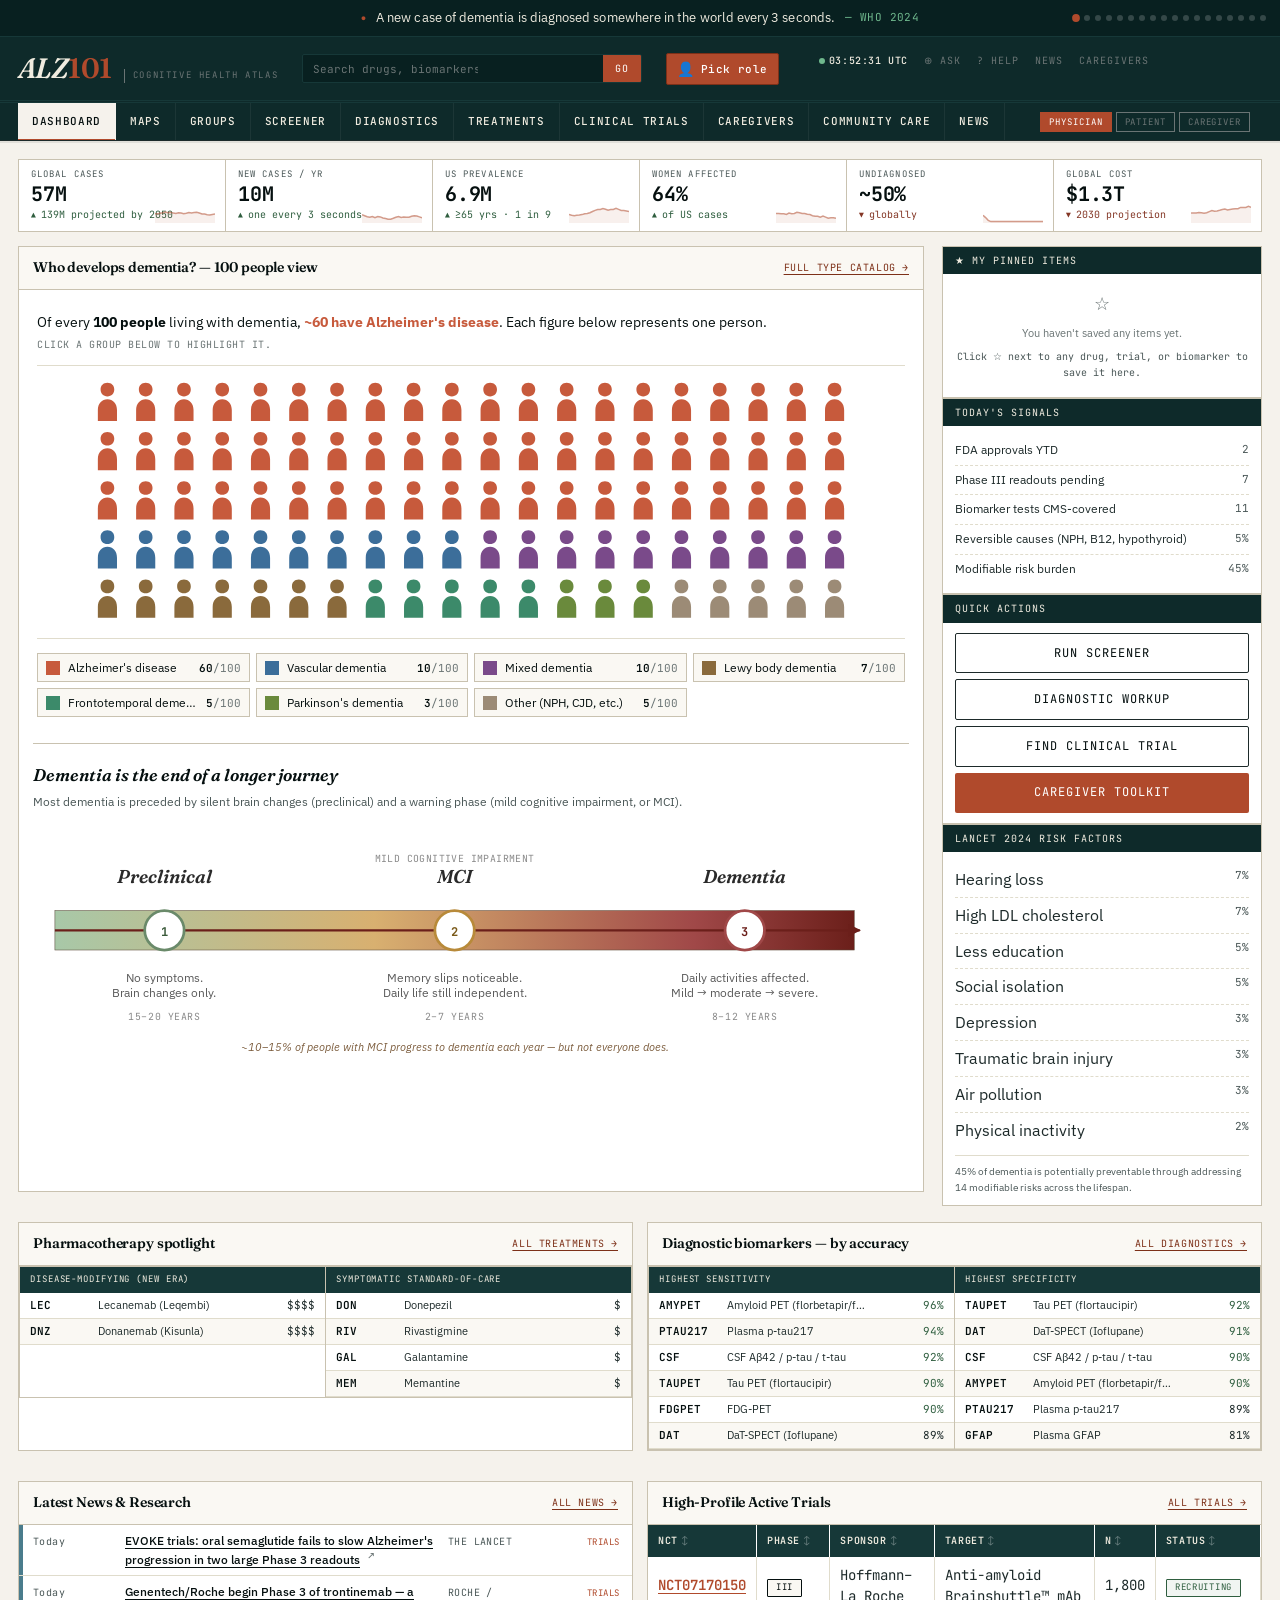
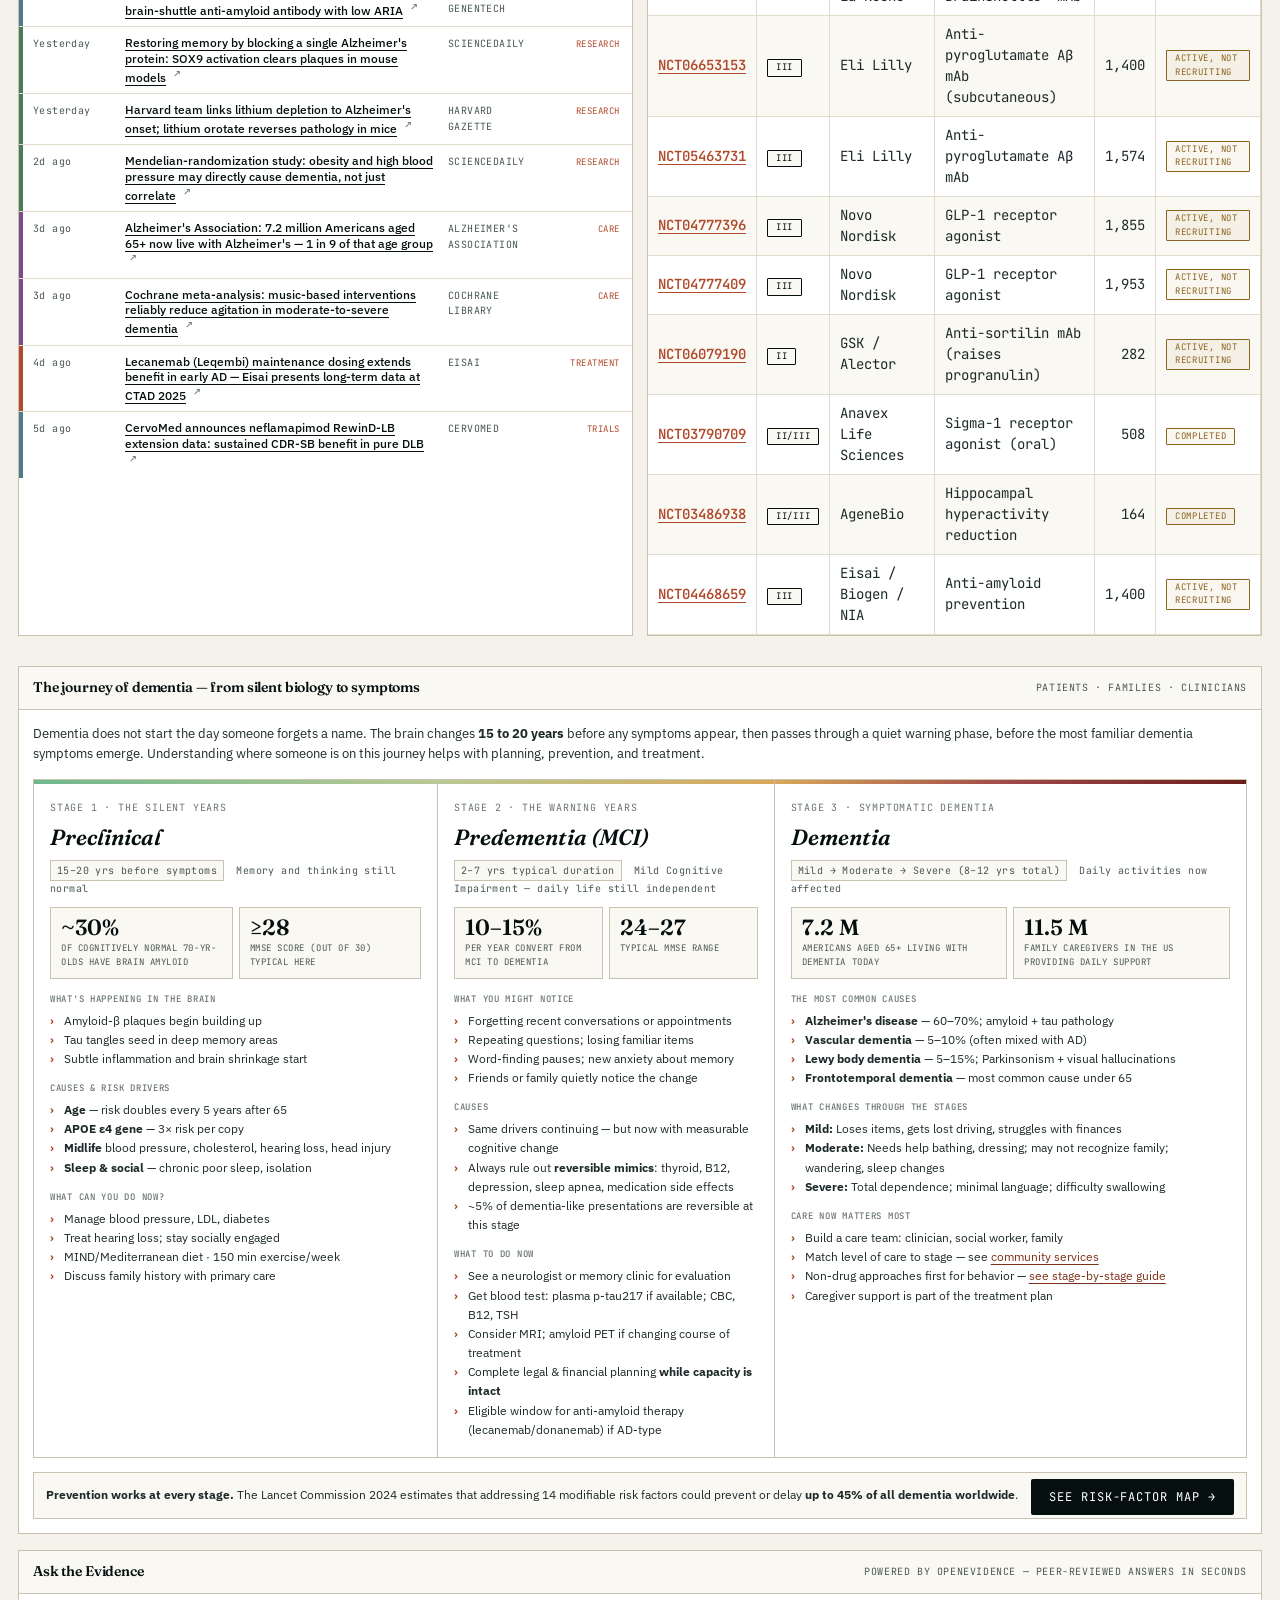
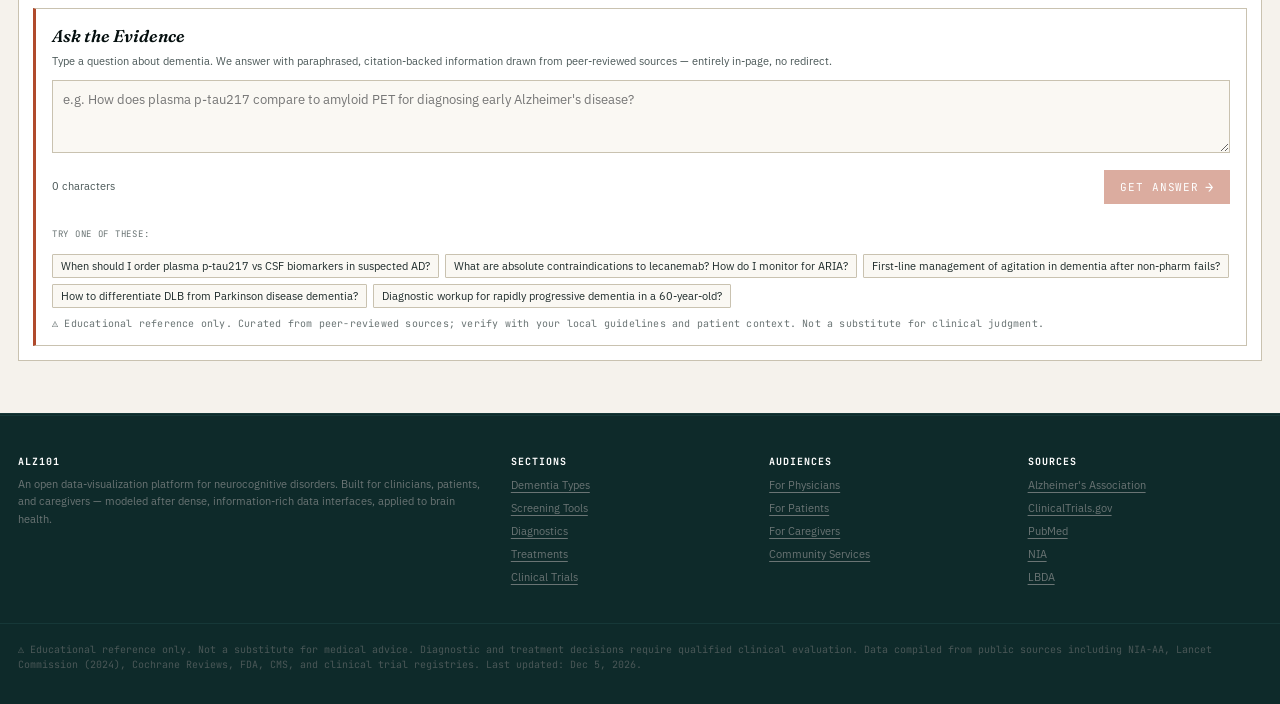
<file: index.html>
<!DOCTYPE html>
<html lang="en">
<head>
  <meta charset="UTF-8" />
  <meta name="viewport" content="width=device-width, initial-scale=1.0" />
  <title>ALZ101 — Cognitive Health Atlas</title>
  <meta name="description" content="Data-visualization atlas for neurocognitive disorders. For physicians, patients, and caregivers." />
  <link rel="stylesheet" href="css/styles.css" />
</head>
<body>

  <main class="page">

    <!-- Top stat strip -->
    <div class="stat-strip" id="statStrip"></div>

    <!-- People-grid pictogram + disease trajectory -->
    <div class="grid-sidebar">

      <div class="panel">
        <div class="panel-head">
          <h2>Who develops dementia? — 100 people view</h2>
          <div class="panel-actions">
            <a href="groups.html">FULL TYPE CATALOG →</a>
          </div>
        </div>
        <div class="panel-body tight" style="padding:14px;">
          <div id="peopleGrid"></div>

          <div style="margin-top: 22px; padding-top: 18px; border-top: 1px solid var(--rule);">
            <h3 style="font-family: var(--font-display); font-size: 17px; font-style: italic;
                       font-weight: 600; margin: 0 0 4px; color: var(--ink-primary);">
              Dementia is the end of a longer journey
            </h3>
            <div class="muted" style="font-size: 12px; margin-bottom: 12px;">
              Most dementia is preceded by silent brain changes (preclinical) and a warning phase (mild cognitive impairment, or MCI).
            </div>
            <div id="trajectoryFig"></div>
          </div>
        </div>
      </div>

      <!-- Sidebar: signals & quick actions -->
      <div>
        <div class="aside-panel">
          <div class="ap-head">★ My Pinned Items</div>
          <div id="watchlistBox"></div>
        </div>

        <div class="aside-panel">
          <div class="ap-head">Today's Signals</div>
          <div class="ap-body">
            <ul>
              <li><span class="item-name">FDA approvals YTD</span><span class="item-val">2</span></li>
              <li><span class="item-name">Phase III readouts pending</span><span class="item-val">7</span></li>
              <li><span class="item-name">Biomarker tests CMS-covered</span><span class="item-val">11</span></li>
              <li><span class="item-name">Reversible causes (NPH, B12, hypothyroid)</span><span class="item-val">5%</span></li>
              <li><span class="item-name">Modifiable risk burden</span><span class="item-val">45%</span></li>
            </ul>
          </div>
        </div>

        <div class="aside-panel">
          <div class="ap-head">Quick Actions</div>
          <div class="ap-body" style="display:flex; flex-direction:column; gap:6px;">
            <a href="screener.html" class="btn btn-ghost" style="text-align:center;">Run Screener</a>
            <a href="diagnosis.html" class="btn btn-ghost aud-phys" style="text-align:center;">Diagnostic Workup</a>
            <a href="trials.html" class="btn btn-ghost" style="text-align:center;">Find Clinical Trial</a>
            <a href="caregivers.html" class="btn btn-accent" style="text-align:center;">Caregiver Toolkit</a>
          </div>
        </div>

        <div class="aside-panel">
          <div class="ap-head">Lancet 2024 Risk Factors</div>
          <div class="ap-body">
            <div id="riskList"></div>
            <div class="tiny muted" style="margin-top:8px; padding-top:8px; border-top:1px solid var(--rule-soft);">
              45% of dementia is potentially preventable through addressing 14 modifiable risks across the lifespan.
            </div>
          </div>
        </div>
      </div>
    </div>

    <!-- Spotlight row: top-of-attention treatments and biomarkers -->
    <div class="grid-2 mt-16">
      <div class="panel">
        <div class="panel-head">
          <h2>Pharmacotherapy spotlight</h2>
          <div class="panel-actions"><a href="treatments.html">ALL TREATMENTS →</a></div>
        </div>
        <div class="spotlight">
          <div class="spotlight-col">
            <div class="spotlight-head">DISEASE-MODIFYING (NEW ERA)</div>
            <div id="spotDMT"></div>
          </div>
          <div class="spotlight-col">
            <div class="spotlight-head">SYMPTOMATIC STANDARD-OF-CARE</div>
            <div id="spotStd"></div>
          </div>
        </div>
      </div>

      <div class="panel">
        <div class="panel-head">
          <h2>Diagnostic biomarkers — by accuracy</h2>
          <div class="panel-actions"><a href="diagnosis.html">ALL DIAGNOSTICS →</a></div>
        </div>
        <div class="spotlight">
          <div class="spotlight-col">
            <div class="spotlight-head">HIGHEST SENSITIVITY</div>
            <div id="spotSens"></div>
          </div>
          <div class="spotlight-col">
            <div class="spotlight-head">HIGHEST SPECIFICITY</div>
            <div id="spotSpec"></div>
          </div>
        </div>
      </div>
    </div>

    <!-- News + Trials grid -->
    <div class="grid-2 mt-16">

      <div class="panel">
        <div class="panel-head">
          <h2>Latest News & Research</h2>
          <div class="panel-actions">
            <a href="news.html">ALL NEWS →</a>
          </div>
        </div>
        <div class="news-list" id="newsList" style="border:none;"></div>
      </div>

      <div class="panel">
        <div class="panel-head">
          <h2>High-Profile Active Trials</h2>
          <div class="panel-actions">
            <a href="trials.html">ALL TRIALS →</a>
          </div>
        </div>
        <div class="scroll-x">
          <table class="data-table">
            <thead>
              <tr>
                <th>NCT</th><th>Phase</th><th>Sponsor</th><th>Target</th><th class="num">N</th><th>Status</th>
              </tr>
            </thead>
            <tbody id="trialsMini"></tbody>
          </table>
        </div>
      </div>
    </div>

    <!-- Disease trajectory: Preclinical → Predementia → Dementia -->
    <div class="panel mt-16">
      <div class="panel-head">
        <h2>The journey of dementia — from silent biology to symptoms</h2>
        <div class="panel-actions"><span class="muted">Patients · families · clinicians</span></div>
      </div>
      <div class="panel-body">
        <p style="font-size:13px; line-height:1.6; margin: 0 0 14px; color: var(--ink-body);">
          Dementia does not start the day someone forgets a name. The brain changes
          <b>15 to 20 years</b> before any symptoms appear, then passes through a quiet
          warning phase, before the most familiar dementia symptoms emerge. Understanding
          where someone is on this journey helps with planning, prevention, and treatment.
        </p>

        <div class="stage-strip">

          <!-- Stage 1: Preclinical -->
          <div class="stage-block stage-pre">
            <div class="stage-band"></div>
            <div class="stage-tag">Stage 1 · The Silent Years</div>
            <div class="stage-name">Preclinical</div>
            <div class="stage-meta">
              <span class="stage-yrs">15–20 yrs before symptoms</span>
              <span class="muted">Memory and thinking still normal</span>
            </div>

            <div class="stage-figs">
              <div class="stage-fig"><div class="sf-num">~30%</div><div class="sf-lbl">Of cognitively normal 70-yr-olds have brain amyloid</div></div>
              <div class="stage-fig"><div class="sf-num">≥28</div><div class="sf-lbl">MMSE score (out of 30) typical here</div></div>
            </div>

            <h4>What's happening in the brain</h4>
            <ul>
              <li>Amyloid-β plaques begin building up</li>
              <li>Tau tangles seed in deep memory areas</li>
              <li>Subtle inflammation and brain shrinkage start</li>
            </ul>

            <h4>Causes & risk drivers</h4>
            <ul>
              <li><b>Age</b> — risk doubles every 5 years after 65</li>
              <li><b>APOE ε4 gene</b> — 3× risk per copy</li>
              <li><b>Midlife</b> blood pressure, cholesterol, hearing loss, head injury</li>
              <li><b>Sleep & social</b> — chronic poor sleep, isolation</li>
            </ul>

            <h4>What can you do now?</h4>
            <ul>
              <li>Manage blood pressure, LDL, diabetes</li>
              <li>Treat hearing loss; stay socially engaged</li>
              <li>MIND/Mediterranean diet · 150 min exercise/week</li>
              <li>Discuss family history with primary care</li>
            </ul>
          </div>

          <!-- Stage 2: Predementia -->
          <div class="stage-block stage-prede">
            <div class="stage-band"></div>
            <div class="stage-tag">Stage 2 · The Warning Years</div>
            <div class="stage-name">Predementia (MCI)</div>
            <div class="stage-meta">
              <span class="stage-yrs">2–7 yrs typical duration</span>
              <span class="muted">Mild Cognitive Impairment — daily life still independent</span>
            </div>

            <div class="stage-figs">
              <div class="stage-fig"><div class="sf-num">10–15%</div><div class="sf-lbl">Per year convert from MCI to dementia</div></div>
              <div class="stage-fig"><div class="sf-num">24–27</div><div class="sf-lbl">Typical MMSE range</div></div>
            </div>

            <h4>What you might notice</h4>
            <ul>
              <li>Forgetting recent conversations or appointments</li>
              <li>Repeating questions; losing familiar items</li>
              <li>Word-finding pauses; new anxiety about memory</li>
              <li>Friends or family quietly notice the change</li>
            </ul>

            <h4>Causes</h4>
            <ul>
              <li>Same drivers continuing — but now with measurable cognitive change</li>
              <li>Always rule out <b>reversible mimics</b>: thyroid, B12, depression, sleep apnea, medication side effects</li>
              <li>~5% of dementia-like presentations are reversible at this stage</li>
            </ul>

            <h4>What to do now</h4>
            <ul>
              <li>See a neurologist or memory clinic for evaluation</li>
              <li>Get blood test: plasma p-tau217 if available; CBC, B12, TSH</li>
              <li>Consider MRI; amyloid PET if changing course of treatment</li>
              <li>Complete legal & financial planning <b>while capacity is intact</b></li>
              <li>Eligible window for anti-amyloid therapy (lecanemab/donanemab) if AD-type</li>
            </ul>
          </div>

          <!-- Stage 3: Dementia -->
          <div class="stage-block stage-dem">
            <div class="stage-band"></div>
            <div class="stage-tag">Stage 3 · Symptomatic Dementia</div>
            <div class="stage-name">Dementia</div>
            <div class="stage-meta">
              <span class="stage-yrs">Mild → Moderate → Severe (8–12 yrs total)</span>
              <span class="muted">Daily activities now affected</span>
            </div>

            <div class="stage-figs">
              <div class="stage-fig"><div class="sf-num">7.2 M</div><div class="sf-lbl">Americans aged 65+ living with dementia today</div></div>
              <div class="stage-fig"><div class="sf-num">11.5 M</div><div class="sf-lbl">Family caregivers in the US providing daily support</div></div>
            </div>

            <h4>The most common causes</h4>
            <ul>
              <li><b>Alzheimer's disease</b> — 60–70%; amyloid + tau pathology</li>
              <li><b>Vascular dementia</b> — 5–10% (often mixed with AD)</li>
              <li><b>Lewy body dementia</b> — 5–15%; Parkinsonism + visual hallucinations</li>
              <li><b>Frontotemporal dementia</b> — most common cause under 65</li>
            </ul>

            <h4>What changes through the stages</h4>
            <ul>
              <li><b>Mild:</b> Loses items, gets lost driving, struggles with finances</li>
              <li><b>Moderate:</b> Needs help bathing, dressing; may not recognize family; wandering, sleep changes</li>
              <li><b>Severe:</b> Total dependence; minimal language; difficulty swallowing</li>
            </ul>

            <h4>Care now matters most</h4>
            <ul>
              <li>Build a care team: clinician, social worker, family</li>
              <li>Match level of care to stage — see <a href="community.html">community services</a></li>
              <li>Non-drug approaches first for behavior — <a href="treatments.html#bystage">see stage-by-stage guide</a></li>
              <li>Caregiver support is part of the treatment plan</li>
            </ul>
          </div>
        </div>

        <div style="display:flex; justify-content:space-between; align-items:center; margin-top:14px; padding: 10px 12px; background: var(--bg-cell); border: 1px solid var(--rule);">
          <div style="font-size:12px; color: var(--ink-body); line-height: 1.5;">
            <b>Prevention works at every stage.</b> The Lancet Commission 2024 estimates that
            addressing 14 modifiable risk factors could prevent or delay <b>up to 45% of all
            dementia worldwide</b>.
          </div>
          <div>
            <a href="maps.html#riskmap" class="btn">See risk-factor map →</a>
          </div>
        </div>
      </div>
    </div>

    <!-- Ask-the-Evidence panel -->
    <div class="panel mt-16">
      <div class="panel-head">
        <h2>Ask the Evidence</h2>
        <div class="panel-actions"><span class="muted">Powered by OpenEvidence — peer-reviewed answers in seconds</span></div>
      </div>
      <div class="panel-body">
        <div class="ask-evidence" id="askEvidence"></div>
      </div>
    </div>

  </main>

  <script src="data/nv-data.js"></script>
  <script src="js/layout.js"></script>
  <script src="js/role-gate.js"></script>
  <script src="js/medical-terms.js"></script>
  <script src="js/people-grid.js"></script>
  <script src="js/trajectory.js"></script>
  <script src="js/sortable.js"></script>
  <script src="js/watchlist.js"></script>
  <script src="data/nv-evidence.js"></script>
  <script src="js/ask-evidence.js"></script>
  <script>
    NV_LAYOUT.mount('home');
    NV_ROLE.refreshChip();

    // ---- Top stat strip with sparklines (purely illustrative trend lines)
    function buildSpark(seedKey) {
      // deterministic pseudo-random walk for visual continuity
      let h = 0;
      for (let i = 0; i < seedKey.length; i++) h = ((h << 5) - h + seedKey.charCodeAt(i)) | 0;
      const rng = () => {
        h = (h * 9301 + 49297) % 233280;
        return h / 233280;
      };
      const n = 24;
      const pts = [];
      let v = 50;
      for (let i = 0; i < n; i++) {
        v += (rng() - 0.45) * 14;
        v = Math.max(8, Math.min(92, v));
        pts.push(v);
      }
      const W = 60, H = 18;
      const path = pts.map((p, i) => {
        const x = (i / (n - 1)) * W;
        const y = H - (p / 100) * H;
        return (i === 0 ? 'M' : 'L') + x.toFixed(1) + ' ' + y.toFixed(1);
      }).join(' ');
      const area = path + ` L ${W} ${H} L 0 ${H} Z`;
      return `<svg class="spark-svg" width="${W}" height="${H}" viewBox="0 0 ${W} ${H}"><path class="spark-area" d="${area}"/><path class="spark-line" d="${path}"/></svg>`;
    }
    document.getElementById('statStrip').innerHTML = NV_DATA.topStats.map(s => `
      <div class="stat-cell">
        <div class="stat-label">${s.label}</div>
        <div class="stat-value">${s.value}</div>
        <div class="stat-detail ${s.dir}">${s.detail}</div>
        <div style="position:absolute; right:10px; bottom:8px; opacity:0.55;">${buildSpark(s.label)}</div>
      </div>
    `).join('');

    // ---- People-grid pictogram + trajectory figure
    const peopleEl = document.getElementById('peopleGrid');
    const trajEl = document.getElementById('trajectoryFig');
    function renderViz() {
      NV_PEOPLE.render(peopleEl);
      NV_TRAJECTORY.render(trajEl);
    }
    renderViz();
    window.addEventListener('resize', () => { clearTimeout(window._pT); window._pT = setTimeout(renderViz, 150); });

    // ---- Spotlight panels (top treatments / top diagnostics)
    const dmt = NV_DATA.treatmentsPharm.filter(d => /Anti-amyloid/i.test(d.class));
    const std = NV_DATA.treatmentsPharm.filter(d => /Cholinesterase|NMDA/i.test(d.class));
    const spotlightHTML = (rows, valKey, fmt) => rows.slice(0, 6).map(r => `
      <div class="spotlight-row">
        <span class="m-code">${r.id}</span>
        <span class="m-name">${r.name}</span>
        <span class="m-val">${fmt(r)}</span>
      </div>
    `).join('');
    document.getElementById('spotDMT').innerHTML = spotlightHTML(dmt, 'cost', r => r.cost);
    document.getElementById('spotStd').innerHTML = spotlightHTML(std, 'cost', r => r.cost);

    const sensRanked = NV_DATA.diagnostics
      .filter(d => typeof d.sensitivity === 'number')
      .sort((a, b) => b.sensitivity - a.sensitivity);
    const specRanked = NV_DATA.diagnostics
      .filter(d => typeof d.specificity === 'number')
      .sort((a, b) => b.specificity - a.specificity);
    const dxColor = v => v >= 90 ? 'up' : (v >= 75 ? '' : 'down');
    document.getElementById('spotSens').innerHTML = sensRanked.slice(0, 6).map(d => `
      <div class="spotlight-row">
        <span class="m-code">${d.id}</span>
        <span class="m-name">${d.name}</span>
        <span class="m-val ${dxColor(d.sensitivity)}">${d.sensitivity}%</span>
      </div>`).join('');
    document.getElementById('spotSpec').innerHTML = specRanked.slice(0, 6).map(d => `
      <div class="spotlight-row">
        <span class="m-code">${d.id}</span>
        <span class="m-name">${d.name}</span>
        <span class="m-val ${dxColor(d.specificity)}">${d.specificity}%</span>
      </div>`).join('');

    // ---- Risk factors
    document.getElementById('riskList').innerHTML = NV_DATA.riskFactors
      .sort((a,b) => b.popAttrRisk - a.popAttrRisk).slice(0, 8)
      .map(r => `<li><span class="item-name">${r.factor}</span><span class="item-val">${r.popAttrRisk}%</span></li>`)
      .join('');

    // ---- News list
    document.getElementById('newsList').innerHTML = NV_DATA.news.slice(0, 9).map(n => {
      const link = n.url
        ? `<a href="${n.url}" target="_blank" rel="noopener">${n.title}</a> <span class="ext-link" aria-hidden="true">↗</span>`
        : `<a href="news.html">${n.title}</a>`;
      return `
      <div class="news-row" data-cat="${n.cat}">
        <div class="news-time">${n.time}</div>
        <div class="news-title">${link}</div>
        <div class="news-source">${n.source}</div>
        <div class="news-cat">${n.cat}</div>
      </div>`;
    }).join('');

    // ---- Mini trials table
    document.getElementById('trialsMini').innerHTML = NV_DATA.trials.slice(0, 9).map(t => `
      <tr>
        <td class="id-cell"><a href="https://clinicaltrials.gov/study/${t.nct}" target="_blank" rel="noopener">${t.nct}</a></td>
        <td><span class="pill pill-info">${t.phase}</span></td>
        <td>${t.sponsor}</td>
        <td>${t.target}</td>
        <td class="num">${t.n.toLocaleString()}</td>
        <td><span class="pill ${t.status === 'Recruiting' ? 'pill-pos' : 'pill-watch'}">${t.status}</span></td>
      </tr>
    `).join('');

    // ---- Pinned items sidebar
    if (window.NV_WL) NV_WL.renderInto(document.getElementById('watchlistBox'));
    window.addEventListener('nv-watchlist-change', () => {
      if (window.NV_WL) NV_WL.renderInto(document.getElementById('watchlistBox'));
    });

    // ---- Ask-the-Evidence module
    if (window.NV_ASK) NV_ASK.mount(document.getElementById('askEvidence'));
  </script>
</body>
</html>
</file>
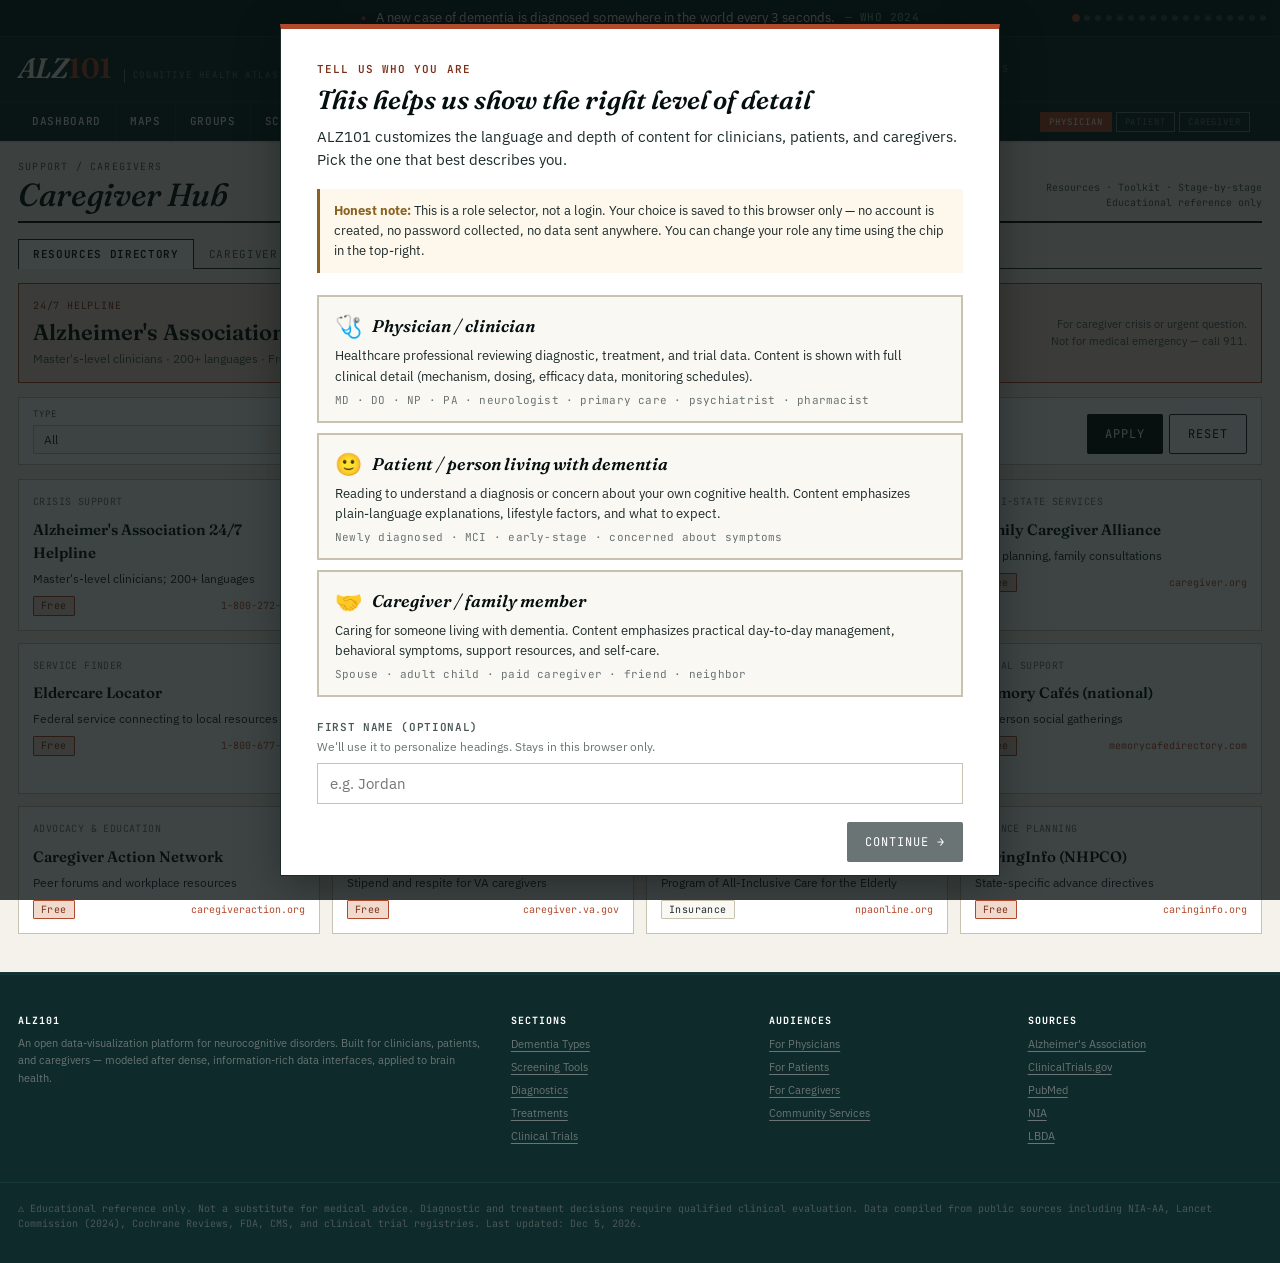
<file: caregivers.html>
<!DOCTYPE html>
<html lang="en">
<head>
  <meta charset="UTF-8" />
  <meta name="viewport" content="width=device-width, initial-scale=1.0" />
  <title>Caregivers · ALZ101</title>
  <link rel="stylesheet" href="css/styles.css" />
</head>
<body>
  <main class="page">
    <div class="page-head">
      <div>
        <div class="breadcrumb">Support / Caregivers</div>
        <h1>Caregiver Hub</h1>
      </div>
      <div class="meta">
        Resources · Toolkit · Stage-by-stage<br/>
        Educational reference only
      </div>
    </div>

    <!-- Subnav -->
    <div class="subnav">
      <a href="#resources" data-tab="resources" class="is-active">Resources Directory</a>
      <a href="#toolkit" data-tab="toolkit">Caregiver Toolkit</a>
      <a href="#stages" data-tab="stages">Stage-by-Stage</a>
      <a href="#wellness" data-tab="wellness">Caregiver Wellness</a>
    </div>

    <!-- ===== TAB: RESOURCES ===== -->
    <section id="tab-resources" class="tab-pane">
      <!-- Crisis line -->
      <div class="panel" style="background: var(--accent-soft); border-color: var(--accent);">
        <div class="panel-body" style="display:flex; justify-content:space-between; align-items:center;">
          <div>
            <div class="mono tiny" style="color:var(--accent-deep); letter-spacing:0.08em;">24/7 HELPLINE</div>
            <div style="font-family:var(--font-display); font-size: 22px; font-weight: 600; color: var(--ink-primary); margin-top:2px;">
              Alzheimer's Association: <span style="color:var(--accent-deep);">1-800-272-3900</span>
            </div>
            <div class="muted" style="font-size: 12px;">Master's-level clinicians · 200+ languages · Free</div>
          </div>
          <div class="muted" style="text-align:right; font-size:11px;">
            For caregiver crisis or urgent question.<br/>
            Not for medical emergency — call 911.
          </div>
        </div>
      </div>

      <!-- Filter bar -->
      <div class="filter-bar" style="margin-top:14px;">
        <div class="filter-group">
          <label>Type</label>
          <select id="filterType">
            <option value="all">All</option>
            <option value="Crisis support">Crisis support</option>
            <option value="Online community">Online community</option>
            <option value="Information & tools">Information & tools</option>
            <option value="Multi-state services">Multi-state services</option>
            <option value="Service finder">Service finder</option>
            <option value="Disease-specific">Disease-specific</option>
            <option value="Social support">Social support</option>
            <option value="Advocacy & education">Advocacy & education</option>
            <option value="Veterans">Veterans</option>
            <option value="Comprehensive care">Comprehensive care</option>
            <option value="Advance planning">Advance planning</option>
          </select>
        </div>
        <div class="filter-group">
          <label>Cost</label>
          <select id="filterCost">
            <option value="all">All</option>
            <option value="Free">Free</option>
            <option value="Insurance">Insurance / paid</option>
          </select>
        </div>
        <div class="filter-actions">
          <button class="btn" id="apply">Apply</button>
          <button class="btn btn-ghost" id="reset">Reset</button>
        </div>
      </div>

      <div id="resourceGrid"></div>
    </section>

    <!-- ===== TAB: TOOLKIT ===== -->
    <section id="tab-toolkit" class="tab-pane" hidden>
      <div class="grid-sidebar">
        <div>
          <div class="panel">
            <div class="panel-head"><h2>Daily-life toolkit</h2></div>
            <div class="panel-body">
              <div class="toolkit-grid">

                <div class="toolkit-card">
                  <div class="tk-meta">CO M M U N I C A T I O N</div>
                  <h4>Talking with someone with dementia</h4>
                  <p>Use short, simple sentences. Make eye contact. Speak slowly. Ask one question at a time. Allow extra time for response. Avoid arguing — redirect instead.</p>
                </div>

                <div class="toolkit-card">
                  <div class="tk-meta">SAFETY</div>
                  <h4>Home safety checklist</h4>
                  <p>Remove throw rugs. Install grab bars. Lock medications. Turn down water heater (≤120°F). Use stove safety knobs. Consider GPS tracker for wandering.</p>
                </div>

                <div class="toolkit-card">
                  <div class="tk-meta">ROUTINE</div>
                  <h4>Build a daily routine</h4>
                  <p>Same wake/sleep times. Bright light + activity in AM. Light dinner; calm evening. Limit naps to 30 min before 3 PM. Familiar music helps transitions.</p>
                </div>

                <div class="toolkit-card">
                  <div class="tk-meta">L E G A L</div>
                  <h4>Essential legal documents</h4>
                  <p>Durable Power of Attorney (financial). Healthcare proxy / advance directive. POLST/MOLST. Will. Complete <b>early</b> while capacity allows. Free state-specific forms at caringinfo.org.</p>
                </div>

                <div class="toolkit-card">
                  <div class="tk-meta">DRIVING</div>
                  <h4>When to stop driving</h4>
                  <p>Warning signs: getting lost in familiar areas, slow reactions, near-misses. AAA Senior Driving has on-road evaluations. Some states have anonymous physician reporting.</p>
                </div>

                <div class="toolkit-card">
                  <div class="tk-meta">M E D I C A T I O N</div>
                  <h4>Medication management</h4>
                  <p>Use pill organizers (weekly). Set alarms or pharmacy auto-text. Brown-bag review with pharmacist annually. Watch for anticholinergic load — see Beers Criteria.</p>
                </div>

                <div class="toolkit-card">
                  <div class="tk-meta">F I N A N C I A L</div>
                  <h4>Financial protection</h4>
                  <p>Consolidate accounts. Set up bill auto-pay. Add a trusted contact at brokerage. Watch for scams (robocalls, romance, grandparent). EverSafe and TrueLink monitor accounts for cognitive-decline patterns.</p>
                </div>

                <div class="toolkit-card">
                  <div class="tk-meta">B E H A V I O R S</div>
                  <h4>Managing difficult moments</h4>
                  <p>Stay calm. Validate emotion ("you seem upset"). Redirect, don't reason. Look for triggers: pain, hunger, full bladder, fatigue, overstimulation. Document patterns to share with clinician.</p>
                </div>

                <div class="toolkit-card">
                  <div class="tk-meta">EATING</div>
                  <h4>Mealtime strategies</h4>
                  <p>Finger foods if utensils difficult. High-contrast plates (red plates increase intake by 25%). Smaller portions, more often. Add nutrition shakes if losing weight.</p>
                </div>

              </div>
            </div>
          </div>
        </div>

        <div>
          <div class="aside-panel">
            <div class="ap-head">Printable handouts</div>
            <div class="ap-body">
              <ul style="padding-left:16px; font-size:11px; line-height:1.7;">
                <li>10 Warning Signs of Alzheimer's (alz.org)</li>
                <li>Daily Activity Planner</li>
                <li>Doctor Visit Question List</li>
                <li>Wandering Action Plan</li>
                <li>Hospital Visit Toolkit</li>
                <li>Hospice Decision Guide</li>
              </ul>
              <p class="ap-line muted" style="margin-top:6px;">Available free at alz.org/help-support</p>
            </div>
          </div>

          <div class="aside-panel">
            <div class="ap-head">Apps & tech</div>
            <div class="ap-body">
              <p class="ap-line"><b>MedAdvisor / Medisafe</b> — medication tracking</p>
              <p class="ap-line"><b>CareZone</b> — shared family caregiving notes</p>
              <p class="ap-line"><b>AngelSense / Apple AirTag</b> — wandering location</p>
              <p class="ap-line"><b>Lotsa Helping Hands</b> — coordinate help</p>
              <p class="ap-line"><b>Constant Therapy</b> — cognitive exercises</p>
            </div>
          </div>
        </div>
      </div>
    </section>

    <!-- ===== TAB: STAGES ===== -->
    <section id="tab-stages" class="tab-pane" hidden>
      <div class="panel">
        <div class="panel-head">
          <h2>What to expect — and what to do — at each stage</h2>
          <div class="panel-actions"><span class="muted">Adapted from NIA caregiver guides</span></div>
        </div>
        <div class="panel-body">
          <div id="stageGrid"></div>
        </div>
      </div>
    </section>

    <!-- ===== TAB: WELLNESS ===== -->
    <section id="tab-wellness" class="tab-pane" hidden>
      <div class="grid-sidebar">
        <div class="panel">
          <div class="panel-head"><h2>Caregiver self-assessment</h2></div>
          <div class="panel-body">
            <p style="font-size:13px; line-height:1.6; margin-bottom:14px;">
              Caregiving for someone with dementia is associated with elevated rates of depression, anxiety, and burnout. <b>Caring for yourself is part of caring for them.</b>
            </p>

            <h3 style="font-family:var(--font-display); font-weight:600; font-size:16px; margin-top: 0; color:var(--ink-primary);">
              Zarit Burden Interview — sample questions
            </h3>
            <p class="muted" style="font-size:11px; margin-bottom:10px;">Score 0 (never) to 4 (nearly always). ≥21 suggests significant burden.</p>

            <table class="data-table">
              <thead>
                <tr><th>#</th><th>In the past month…</th><th class="num">Score</th></tr>
              </thead>
              <tbody>
                <tr><td>1</td><td>Do you feel that your relative asks for more help than they need?</td><td class="num">0–4</td></tr>
                <tr><td>2</td><td>Do you feel you don't have enough time for yourself?</td><td class="num">0–4</td></tr>
                <tr><td>3</td><td>Do you feel stressed between caregiving and meeting other responsibilities?</td><td class="num">0–4</td></tr>
                <tr><td>4</td><td>Do you feel embarrassed by your relative's behavior?</td><td class="num">0–4</td></tr>
                <tr><td>5</td><td>Do you feel angry when around your relative?</td><td class="num">0–4</td></tr>
                <tr><td>6</td><td>Do you feel your social life has suffered?</td><td class="num">0–4</td></tr>
                <tr><td>7</td><td>Do you feel you've lost control of your life?</td><td class="num">0–4</td></tr>
              </tbody>
            </table>
            <p class="muted" style="font-size:11px; margin-top:10px;">Full 22-item ZBI available from Family Caregiver Alliance.</p>

            <h3 style="font-family:var(--font-display); font-weight:600; font-size:16px; margin-top: 24px; color:var(--ink-primary);">
              Warning signs of caregiver burnout
            </h3>
            <ul style="padding-left:18px; font-size:13px; line-height:1.8; margin: 6px 0;">
              <li>Withdrawal from friends and activities you used to enjoy</li>
              <li>Persistent irritability, sadness, or hopelessness</li>
              <li>Sleep disturbance not explained by your relative's needs</li>
              <li>Frequent illness, headaches, GI complaints</li>
              <li>Increased reliance on alcohol, sleep aids, or other substances</li>
              <li>Thoughts of self-harm or harming the person you care for</li>
            </ul>
            <p style="font-size:13px; margin-top:14px;">
              <b>If thoughts of self-harm or harming your relative are present</b>, this is a medical emergency. Call 988 (US Suicide & Crisis Lifeline). You are not alone — these thoughts can occur in caregivers and are treatable.
            </p>
          </div>
        </div>

        <div>
          <div class="aside-panel">
            <div class="ap-head">REACH II evidence base</div>
            <div class="ap-body">
              <p class="ap-line">Multi-component caregiver intervention (REACH II) reduced caregiver depression and improved quality of life across 5 sites.</p>
              <p class="ap-line muted">Components: stress management, problem-solving, support, education, telephone support groups.</p>
            </div>
          </div>

          <div class="aside-panel">
            <div class="ap-head">Respite is medicine</div>
            <div class="ap-body">
              <p class="ap-line">Adult day programs and respite care reduce caregiver depression scores and delay nursing home placement by an average of 22 months (NYU Caregiver Intervention).</p>
              <p class="ap-line muted">See <a href="community.html">Community Care</a> for service types and costs.</p>
            </div>
          </div>

          <div class="aside-panel">
            <div class="ap-head">Crisis & support</div>
            <div class="ap-body">
              <ul style="padding-left:16px; font-size:11px; line-height:1.7;">
                <li><b>988</b> — Suicide & Crisis Lifeline</li>
                <li><b>1-800-272-3900</b> — Alzheimer's Association</li>
                <li><b>1-800-985-5990</b> — Disaster Distress Helpline</li>
                <li><b>caregiver.org</b> — Family Caregiver Alliance</li>
                <li>Therapy with a counselor experienced in caregiver issues — many therapists list this specialty in Psychology Today directory</li>
              </ul>
            </div>
          </div>
        </div>
      </div>
    </section>

  </main>

  <script src="data/nv-data.js"></script>
  <script src="js/layout.js"></script>
  <script src="js/role-gate.js"></script>
  <script src="js/medical-terms.js"></script>
  <script src="js/sortable.js"></script>
  <script src="data/nv-evidence.js"></script>
  <script src="js/ask-evidence.js"></script>
  <script>
    NV_LAYOUT.mount('caregivers');
    NV_ROLE.maybeGate();

    // ===== Tab switching =====
    const tabs = document.querySelectorAll('.subnav a');
    tabs.forEach(t => {
      t.addEventListener('click', e => {
        e.preventDefault();
        const k = t.dataset.tab;
        tabs.forEach(x => x.classList.toggle('is-active', x === t));
        document.querySelectorAll('.tab-pane').forEach(p => p.hidden = p.id !== 'tab-' + k);
        history.replaceState(null, '', '#' + k);
      });
    });
    if (location.hash) {
      const tgt = document.querySelector(`.subnav a[data-tab="${location.hash.slice(1)}"]`);
      if (tgt) tgt.click();
    }

    // ===== Resources grid =====
    function renderResources(rows) {
      document.getElementById('resourceGrid').innerHTML = `
        <div class="toolkit-grid">
          ${rows.map(r => `
            <div class="toolkit-card">
              <div class="tk-meta">${r.type.toUpperCase()}</div>
              <h4>${r.name}</h4>
              <p>${r.detail}</p>
              <div style="display:flex; justify-content:space-between; align-items:center; margin-top:8px;">
                <span class="chip ${r.cost === 'Free' ? 'chip-accent' : ''}">${r.cost}</span>
                <span class="mono tiny" style="color:var(--accent);">${r.contact}</span>
              </div>
            </div>
          `).join('')}
        </div>
      `;
    }
    function applyResources() {
      const t = document.getElementById('filterType').value;
      const c = document.getElementById('filterCost').value;
      let rows = NV_DATA.caregiverResources;
      if (t !== 'all') rows = rows.filter(r => r.type === t);
      if (c !== 'all') rows = rows.filter(r => (c === 'Free' ? r.cost === 'Free' : r.cost !== 'Free'));
      renderResources(rows);
    }
    document.getElementById('apply').addEventListener('click', applyResources);
    document.getElementById('reset').addEventListener('click', () => {
      document.getElementById('filterType').value = 'all';
      document.getElementById('filterCost').value = 'all';
      renderResources(NV_DATA.caregiverResources);
    });
    renderResources(NV_DATA.caregiverResources);

    // ===== Stages-by-stage caregiver guidance =====
    const stageGuidance = {
      'Preclinical': {
        whatHappens: 'No symptoms. Biomarkers may be positive on research testing. Person fully independent.',
        watch: 'Subtle changes in sleep, mood, sense of smell. Strong family history of dementia.',
        do: ['Build cognitive reserve: education, social engagement, learning', 'Manage cardiovascular risk factors', 'Establish primary care + memory baseline', 'Discuss values; consider advance directives']
      },
      'MCI': {
        whatHappens: 'Mild but objective cognitive decline; daily life still independent. Some convert to dementia (~10–15%/yr); some remain stable or improve.',
        watch: 'Misplacing items, forgetting recent conversations, word-finding difficulty. Anxiety often emerges.',
        do: ['Comprehensive cognitive evaluation + biomarkers if indicated', 'Driving evaluation if any concerns', 'Complete legal/financial planning NOW', 'Exercise + Mediterranean/MIND diet', 'Treat hearing loss, sleep apnea, depression']
      },
      'Mild': {
        whatHappens: 'Difficulty with complex tasks (finances, medications). Recent memory clearly impaired. Personality may begin to change.',
        watch: 'Getting lost while driving, missed bills, repeated questions, withdrawal from hobbies.',
        do: ['Establish neurology + dementia care', 'Activate POA / healthcare proxy', 'Pillbox + medication system', 'Stop driving when unsafe — get evaluation', 'Begin caregiver support group', 'Explore clinical trials if interested']
      },
      'Moderate': {
        whatHappens: 'Needs help with daily activities (bathing, dressing). Behavioral symptoms common (agitation, sleep changes, sometimes hallucinations). May not recognize family.',
        watch: 'Wandering, sundowning, falls, incontinence, swallowing difficulty starting.',
        do: ['Day program or in-home aide', 'Home safety modifications', 'Wandering plan + ID + tracker', 'Discuss palliative care consult', 'Consider memory care residential if needed', 'Caregiver respite is essential']
      },
      'Severe': {
        whatHappens: 'Total dependence for ADLs. Mute or minimally verbal. Bed-bound or limited mobility. Swallowing impaired.',
        watch: 'Aspiration, weight loss, pressure ulcers, infections (UTI, pneumonia).',
        do: ['Hospice referral when appropriate (often eligible by FAST stage 7)', 'Comfort-focused care', 'Avoid hospitalization unless quality-of-life improvement likely', 'Spiritual care, music, touch', 'Bereavement planning + caregiver support']
      }
    };

    document.getElementById('stageGrid').innerHTML = NV_DATA.stages.map((s, i) => {
      const g = stageGuidance[s.name] || {};
      const dots = Array.from({length: 5}, (_, idx) => `<span class="${idx <= i ? 'is-on' : ''}"></span>`).join('');
      return `
        <div style="border:1px solid var(--rule); margin-bottom: 14px; background: var(--bg-paper);">
          <div style="padding:14px; border-bottom: 1px solid var(--rule); display:flex; justify-content:space-between; align-items:center; background:var(--bg-cell);">
            <div>
              <div class="mono tiny muted" style="letter-spacing:0.06em;">STAGE ${i + 1} · CDR ${s.cdr} · MMSE ${s.mmse}</div>
              <div style="font-family:var(--font-display); font-size: 22px; font-weight: 600; color: var(--ink-primary); margin-top:2px;">${s.name}</div>
            </div>
            <div style="text-align:right;">
              <div class="cg-stage-gauge" style="width: 120px;">${dots}</div>
              <div class="mono tiny muted">DURATION: ${s.duration}</div>
            </div>
          </div>
          <div style="display:grid; grid-template-columns: 1fr 1fr 1fr; gap: 0;">
            <div style="padding:14px; border-right: 1px solid var(--rule);">
              <div class="mono tiny muted" style="letter-spacing:0.05em; margin-bottom:6px;">WHAT HAPPENS</div>
              <p style="font-size:12px; line-height:1.6; margin:0;">${g.whatHappens || s.features}</p>
            </div>
            <div style="padding:14px; border-right: 1px solid var(--rule);">
              <div class="mono tiny muted" style="letter-spacing:0.05em; margin-bottom:6px;">WATCH FOR</div>
              <p style="font-size:12px; line-height:1.6; margin:0;">${g.watch || ''}</p>
            </div>
            <div style="padding:14px; background: var(--accent-soft);">
              <div class="mono tiny" style="color: var(--accent-deep); letter-spacing:0.05em; margin-bottom:6px;">CAREGIVER ACTIONS</div>
              <ul style="padding-left:16px; font-size:12px; line-height:1.6; margin:0;">
                ${(g.do || []).map(d => `<li>${d}</li>`).join('')}
              </ul>
            </div>
          </div>
        </div>
      `;
    }).join('');
  </script>
</body>
</html>
</file>
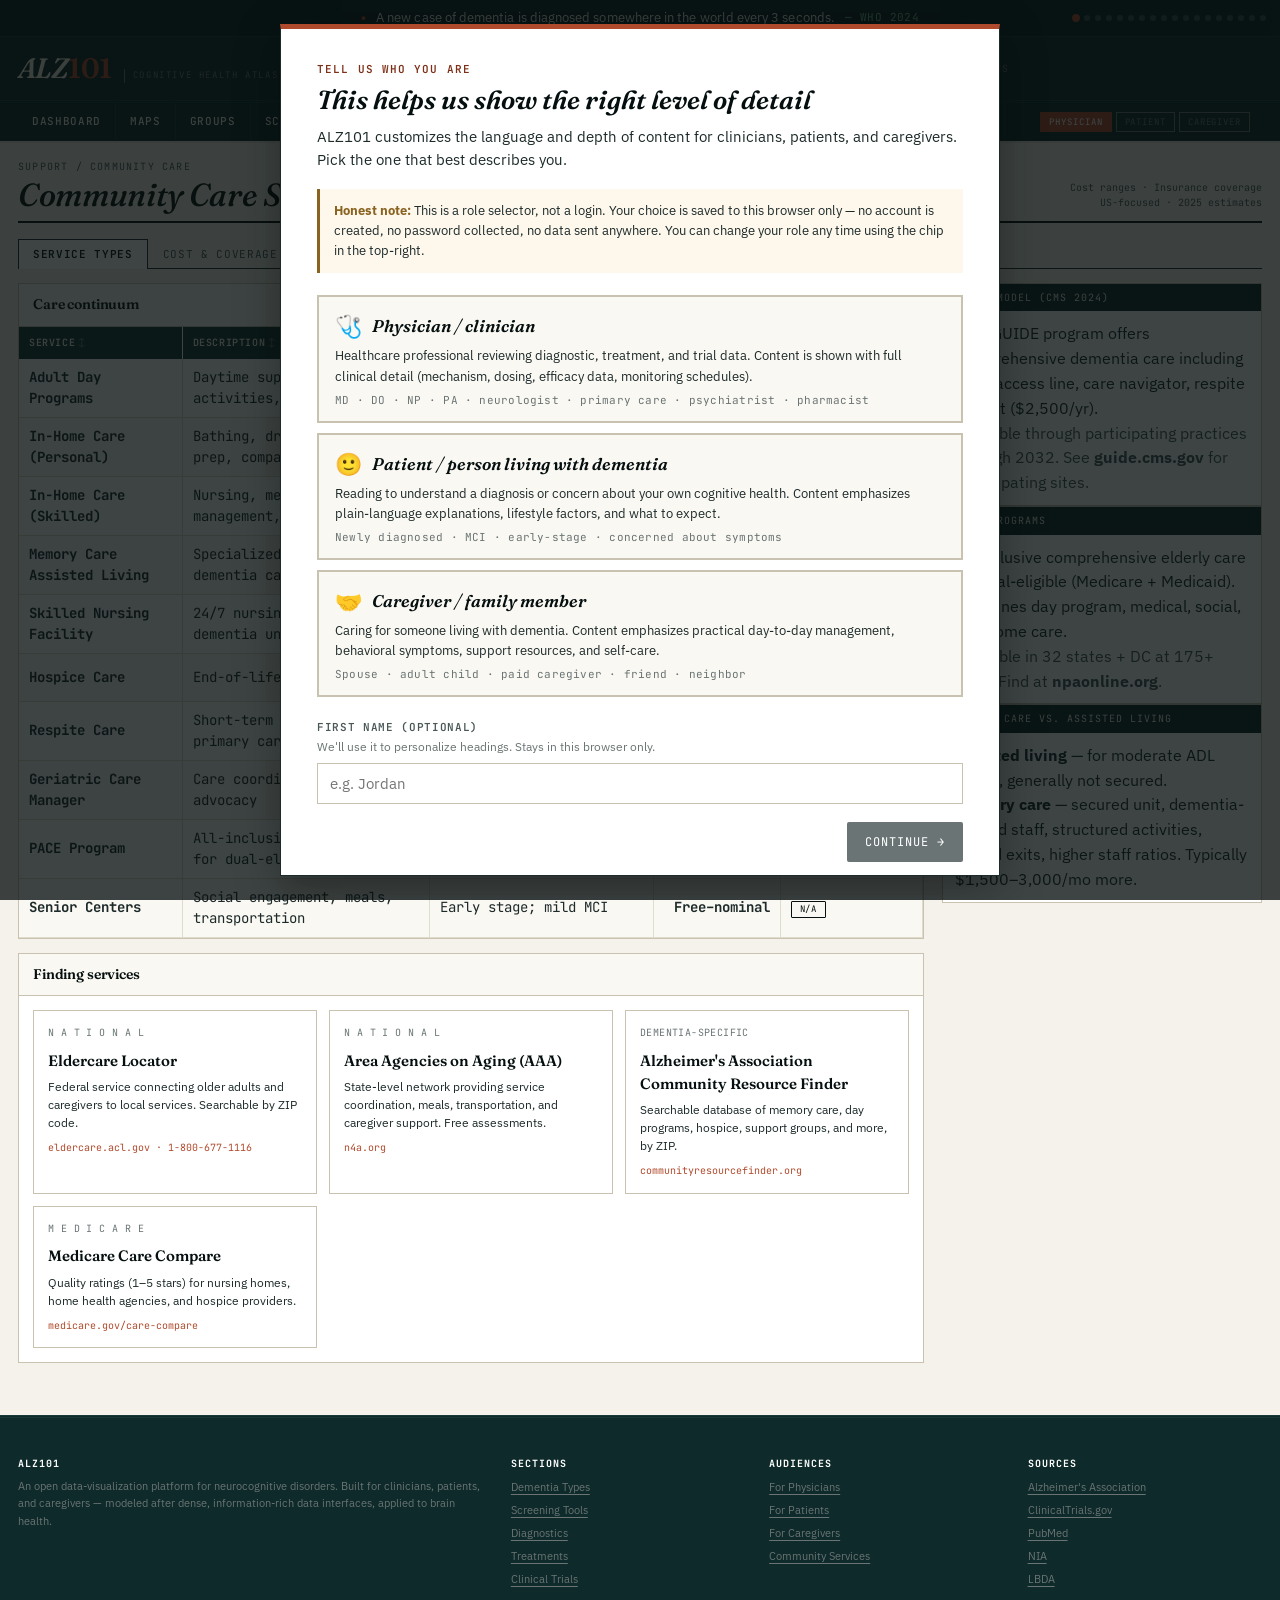
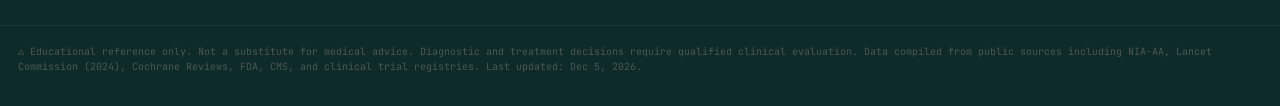
<file: community.html>
<!DOCTYPE html>
<html lang="en">
<head>
  <meta charset="UTF-8" />
  <meta name="viewport" content="width=device-width, initial-scale=1.0" />
  <title>Community Care · ALZ101</title>
  <link rel="stylesheet" href="css/styles.css" />
</head>
<body>
  <main class="page">
    <div class="page-head">
      <div>
        <div class="breadcrumb">Support / Community Care</div>
        <h1>Community Care Services</h1>
      </div>
      <div class="meta">
        Cost ranges · Insurance coverage<br/>
        US-focused · 2025 estimates
      </div>
    </div>

    <!-- Subnav -->
    <div class="subnav">
      <a href="#services" data-tab="services" class="is-active">Service Types</a>
      <a href="#costs" data-tab="costs">Cost & Coverage</a>
      <a href="#decisions" data-tab="decisions">Decision Guide</a>
      <a href="#payors" data-tab="payors">Paying for Care</a>
    </div>

    <!-- ===== TAB: SERVICES ===== -->
    <section id="tab-services" class="tab-pane">
      <div class="grid-sidebar">
        <div>
          <div class="panel">
            <div class="panel-head">
              <h2>Care continuum</h2>
              <div class="panel-actions"><span class="muted">From least to most intensive</span></div>
            </div>
            <div class="panel-body tight">
              <table class="data-table">
                <thead>
                  <tr>
                    <th>Service</th>
                    <th>Description</th>
                    <th>Best for</th>
                    <th class="num">Typical cost</th>
                    <th>Medicaid</th>
                  </tr>
                </thead>
                <tbody id="servicesRows"></tbody>
              </table>
            </div>
          </div>

          <div class="panel" style="margin-top:14px;">
            <div class="panel-head">
              <h2>Finding services</h2>
            </div>
            <div class="panel-body">
              <div class="toolkit-grid">
                <div class="toolkit-card">
                  <div class="tk-meta">N A T I O N A L</div>
                  <h4>Eldercare Locator</h4>
                  <p>Federal service connecting older adults and caregivers to local services. Searchable by ZIP code.</p>
                  <div class="mono tiny" style="color:var(--accent);">eldercare.acl.gov · 1-800-677-1116</div>
                </div>
                <div class="toolkit-card">
                  <div class="tk-meta">N A T I O N A L</div>
                  <h4>Area Agencies on Aging (AAA)</h4>
                  <p>State-level network providing service coordination, meals, transportation, and caregiver support. Free assessments.</p>
                  <div class="mono tiny" style="color:var(--accent);">n4a.org</div>
                </div>
                <div class="toolkit-card">
                  <div class="tk-meta">DEMENTIA-SPECIFIC</div>
                  <h4>Alzheimer's Association Community Resource Finder</h4>
                  <p>Searchable database of memory care, day programs, hospice, support groups, and more, by ZIP.</p>
                  <div class="mono tiny" style="color:var(--accent);">communityresourcefinder.org</div>
                </div>
                <div class="toolkit-card">
                  <div class="tk-meta">M E D I C A R E</div>
                  <h4>Medicare Care Compare</h4>
                  <p>Quality ratings (1–5 stars) for nursing homes, home health agencies, and hospice providers.</p>
                  <div class="mono tiny" style="color:var(--accent);">medicare.gov/care-compare</div>
                </div>
              </div>
            </div>
          </div>
        </div>

        <div>
          <div class="aside-panel">
            <div class="ap-head">GUIDE Model (CMS 2024)</div>
            <div class="ap-body">
              <p class="ap-line">CMS GUIDE program offers comprehensive dementia care including 24/7 access line, care navigator, respite benefit ($2,500/yr).</p>
              <p class="ap-line muted">Available through participating practices through 2032. See <b>guide.cms.gov</b> for participating sites.</p>
            </div>
          </div>

          <div class="aside-panel">
            <div class="ap-head">PACE programs</div>
            <div class="ap-body">
              <p class="ap-line">All-inclusive comprehensive elderly care for dual-eligible (Medicare + Medicaid). Combines day program, medical, social, and home care.</p>
              <p class="ap-line muted">Available in 32 states + DC at 175+ sites. Find at <b>npaonline.org</b>.</p>
            </div>
          </div>

          <div class="aside-panel">
            <div class="ap-head">Memory care vs. assisted living</div>
            <div class="ap-body">
              <p class="ap-line"><b>Assisted living</b> — for moderate ADL needs, generally not secured.</p>
              <p class="ap-line"><b>Memory care</b> — secured unit, dementia-trained staff, structured activities, locked exits, higher staff ratios. Typically $1,500–3,000/mo more.</p>
            </div>
          </div>
        </div>
      </div>
    </section>

    <!-- ===== TAB: COSTS ===== -->
    <section id="tab-costs" class="tab-pane" hidden>
      <div class="panel">
        <div class="panel-head">
          <h2>Cost vs. coverage matrix</h2>
          <div class="panel-actions"><span class="muted">National median; rural to high-cost-of-living regions vary 2-3×</span></div>
        </div>
        <div class="panel-body">
          <div class="cost-cov-grid" id="costGrid"></div>
        </div>
      </div>

      <div class="panel" style="margin-top:14px;">
        <div class="panel-head">
          <h2>Lifetime costs of dementia care (US)</h2>
          <div class="panel-actions"><span class="muted">Alz Association Facts & Figures 2024</span></div>
        </div>
        <div class="panel-body">
          <div style="display:grid; grid-template-columns: repeat(4, 1fr); gap: 12px;">
            <div style="padding: 16px; background: var(--bg-cell); border: 1px solid var(--rule);">
              <div class="mono tiny muted">TOTAL LIFETIME COST</div>
              <div style="font-family: var(--font-display); font-size: 28px; font-weight: 600; color: var(--ink-primary); margin-top: 4px;">$392,874</div>
              <div class="muted" style="font-size:11px; margin-top:4px;">avg per person with dementia</div>
            </div>
            <div style="padding: 16px; background: var(--bg-cell); border: 1px solid var(--rule);">
              <div class="mono tiny muted">FAMILY OUT-OF-POCKET</div>
              <div style="font-family: var(--font-display); font-size: 28px; font-weight: 600; color: var(--ink-primary); margin-top: 4px;">70%</div>
              <div class="muted" style="font-size:11px; margin-top:4px;">share borne by family</div>
            </div>
            <div style="padding: 16px; background: var(--bg-cell); border: 1px solid var(--rule);">
              <div class="mono tiny muted">UNPAID CARE / YR</div>
              <div style="font-family: var(--font-display); font-size: 28px; font-weight: 600; color: var(--ink-primary); margin-top: 4px;">$346.6B</div>
              <div class="muted" style="font-size:11px; margin-top:4px;">value of family caregiving</div>
            </div>
            <div style="padding: 16px; background: var(--bg-cell); border: 1px solid var(--rule);">
              <div class="mono tiny muted">CAREGIVER HOURS</div>
              <div style="font-family: var(--font-display); font-size: 28px; font-weight: 600; color: var(--ink-primary); margin-top: 4px;">18.4B</div>
              <div class="muted" style="font-size:11px; margin-top:4px;">hours/yr (US)</div>
            </div>
          </div>
        </div>
      </div>
    </section>

    <!-- ===== TAB: DECISIONS ===== -->
    <section id="tab-decisions" class="tab-pane" hidden>
      <div class="panel">
        <div class="panel-head">
          <h2>Choosing a level of care — decision aid</h2>
        </div>
        <div class="panel-body">
          <table class="data-table">
            <thead>
              <tr>
                <th>If the person…</th>
                <th>Consider</th>
                <th>Why</th>
              </tr>
            </thead>
            <tbody>
              <tr><td>Lives alone, mostly independent, but lonely</td><td><b>Senior center + memory café</b></td><td>Social engagement reduces decline; low cost</td></tr>
              <tr><td>Needs companionship + medication reminders during day</td><td><b>Adult day program</b> 2–5 days/wk</td><td>Structured engagement; respite for caregiver</td></tr>
              <tr><td>Needs help with bathing, dressing, but caregiver available evenings</td><td><b>Part-time in-home aide</b> (4–8 hrs)</td><td>Maintains familiar environment</td></tr>
              <tr><td>Wandering or unsafe alone; caregiver works full-time</td><td><b>Memory care assisted living</b> OR <b>full-time aide</b></td><td>Safety; structured environment</td></tr>
              <tr><td>Caregiver burned out; family unable to continue</td><td><b>Respite first</b>, then <b>memory care</b></td><td>Crisis prevention; sustainable plan</td></tr>
              <tr><td>Skilled needs (wounds, IV, complex meds) + dementia</td><td><b>Skilled nursing facility w/ dementia unit</b></td><td>Both medical and cognitive needs</td></tr>
              <tr><td>End-stage; comfort-focused</td><td><b>Hospice</b> (home or facility)</td><td>FAST 7; weight loss; recurrent infections</td></tr>
            </tbody>
          </table>
        </div>
      </div>

      <div class="panel" style="margin-top:14px;">
        <div class="panel-head">
          <h2>Touring a facility — what to look for</h2>
        </div>
        <div class="panel-body">
          <div class="toolkit-grid">
            <div class="toolkit-card">
              <div class="tk-meta">VISIT</div>
              <h4>Visit unannounced</h4>
              <p>Drop in at meal-time. Are residents engaged? Do staff greet residents by name? Is the unit calm or chaotic?</p>
            </div>
            <div class="toolkit-card">
              <div class="tk-meta">STAFF</div>
              <h4>Ask about staff ratios</h4>
              <p>Day shift 1:6 or better; night 1:10 or better is ideal. Ask about turnover (high turnover = warning sign).</p>
            </div>
            <div class="toolkit-card">
              <div class="tk-meta">TRAINING</div>
              <h4>Dementia-specific training</h4>
              <p>What programs (Teepa Snow's GEMS, Alzheimer's Association essentiALZ)? How many hours required for new hires?</p>
            </div>
            <div class="toolkit-card">
              <div class="tk-meta">ACTIVITIES</div>
              <h4>Engagement program</h4>
              <p>Look for tailored activities, music, intergenerational visits, outdoor access. Avoid TV-as-default.</p>
            </div>
            <div class="toolkit-card">
              <div class="tk-meta">M E D I C A T I O N</div>
              <h4>Antipsychotic rates</h4>
              <p>Ask: what % of residents are on antipsychotics? National benchmark <b>~14%</b>; lower is generally better for dementia care quality.</p>
            </div>
            <div class="toolkit-card">
              <div class="tk-meta">D I S C H A R G E</div>
              <h4>Discharge policies</h4>
              <p>Under what conditions would they ask the resident to leave? Watch for places that quickly transfer when behaviors escalate.</p>
            </div>
          </div>
        </div>
      </div>
    </section>

    <!-- ===== TAB: PAYORS ===== -->
    <section id="tab-payors" class="tab-pane" hidden>
      <div class="grid-sidebar">
        <div class="panel">
          <div class="panel-head">
            <h2>Who pays for what?</h2>
            <div class="panel-actions"><span class="muted">Common misconception: Medicare does NOT cover long-term custodial care</span></div>
          </div>
          <div class="panel-body">
            <table class="data-table">
              <thead>
                <tr>
                  <th>Payor</th>
                  <th>Covers</th>
                  <th>Does NOT cover</th>
                </tr>
              </thead>
              <tbody>
                <tr>
                  <td><b>Medicare A</b></td>
                  <td>Hospital, short-term rehab (≤100 days post-hospital), hospice, some home health</td>
                  <td>Long-term custodial care, assisted living, memory care</td>
                </tr>
                <tr>
                  <td><b>Medicare B</b></td>
                  <td>Doctor visits, MoCA, cognitive assessments, lecanemab/donanemab infusion, amyloid PET (with criteria)</td>
                  <td>Dental, hearing aids (until 2026 per IRA), most LTSS</td>
                </tr>
                <tr>
                  <td><b>Medicare D</b></td>
                  <td>Outpatient prescription drugs (donepezil, rivastigmine, etc.); $2,000 OOP cap (2025)</td>
                  <td>Drugs not on plan formulary</td>
                </tr>
                <tr>
                  <td><b>Medicaid</b></td>
                  <td>Nursing home (after spend-down), HCBS waivers (vary by state), dual-eligible PACE</td>
                  <td>Some assisted living (varies); income/asset limits apply</td>
                </tr>
                <tr>
                  <td><b>VA Benefits</b></td>
                  <td>Comprehensive care for veterans (priority for service-connected); Aid & Attendance pension</td>
                  <td>Non-veterans (some spouse benefits)</td>
                </tr>
                <tr>
                  <td><b>Long-term care insurance</b></td>
                  <td>Varies by policy: in-home, assisted living, nursing home; typically with elimination period</td>
                  <td>Pre-existing if not disclosed; cognitive trigger varies</td>
                </tr>
                <tr>
                  <td><b>Out-of-pocket</b></td>
                  <td>Most adult day programs, assisted living, memory care (until Medicaid spend-down)</td>
                  <td>—</td>
                </tr>
              </tbody>
            </table>
          </div>
        </div>

        <div>
          <div class="aside-panel">
            <div class="ap-head">Spend-down for Medicaid</div>
            <div class="ap-body">
              <p class="ap-line">Medicaid eligibility requires meeting income and asset limits (vary by state; typically ~$2,000 in countable assets for individuals).</p>
              <p class="ap-line">Many families spend savings on care until eligible. <b>Consult an elder-law attorney</b> for legal asset protection — there is a 5-year look-back on transfers.</p>
            </div>
          </div>

          <div class="aside-panel">
            <div class="ap-head">VA Aid & Attendance</div>
            <div class="ap-body">
              <p class="ap-line">Wartime veterans (or surviving spouses) needing help with ADLs may qualify for up to <b>$2,727/mo</b> (single vet, 2025) tax-free.</p>
              <p class="ap-line muted">Apply through VA-accredited claims agent or VSO. Free help; avoid paid-for-application services.</p>
            </div>
          </div>

          <div class="aside-panel">
            <div class="ap-head">Tax considerations</div>
            <div class="ap-body">
              <p class="ap-line">Medical expense deduction: amounts above 7.5% of AGI may be deductible. Includes nursing home, assisted living (if primarily medical), in-home care.</p>
              <p class="ap-line">Dependent care credit if claiming the relative as a dependent.</p>
            </div>
          </div>
        </div>
      </div>
    </section>

  </main>

  <script src="data/nv-data.js"></script>
  <script src="js/layout.js"></script>
  <script src="js/role-gate.js"></script>
  <script src="js/medical-terms.js"></script>
  <script src="js/sortable.js"></script>
  <script>
    NV_LAYOUT.mount('community');
    NV_ROLE.maybeGate();

    // Tab switch
    const tabs = document.querySelectorAll('.subnav a');
    tabs.forEach(t => {
      t.addEventListener('click', e => {
        e.preventDefault();
        const k = t.dataset.tab;
        tabs.forEach(x => x.classList.toggle('is-active', x === t));
        document.querySelectorAll('.tab-pane').forEach(p => p.hidden = p.id !== 'tab-' + k);
        history.replaceState(null, '', '#' + k);
      });
    });
    if (location.hash) {
      const tgt = document.querySelector(`.subnav a[data-tab="${location.hash.slice(1)}"]`);
      if (tgt) tgt.click();
    }

    // Best-for mapping per service
    const bestFor = {
      'Adult Day Programs': 'Mild–moderate; caregiver works',
      'In-Home Care (Personal)': 'Mild–severe in own home',
      'In-Home Care (Skilled)': 'Post-acute; complex meds',
      'Memory Care Assisted Living': 'Moderate, wandering risk',
      'Skilled Nursing Facility': 'Severe; medical complexity',
      'Hospice Care': 'End-stage (FAST 7)',
      'Respite Care': 'Caregiver burnout prevention',
      'Geriatric Care Manager': 'Family far away; complex coordination',
      'PACE Program': 'Dual-eligible; ≥55; nursing-home eligible',
      'Senior Centers': 'Early stage; mild MCI'
    };

    function medPill(m) {
      if (m === 'Yes') return '<span class="pill pill-pos">Yes</span>';
      if (m === 'N/A') return '<span class="pill pill-info">N/A</span>';
      if (/Limited|Some/.test(m)) return '<span class="pill pill-watch">' + m + '</span>';
      return '<span class="pill pill-info">' + m + '</span>';
    }

    document.getElementById('servicesRows').innerHTML = NV_DATA.communityServices.map(s => `
      <tr>
        <td><b>${s.type}</b></td>
        <td class="muted">${s.desc}</td>
        <td>${bestFor[s.type] || ''}</td>
        <td class="num"><b>${s.costRange}</b></td>
        <td>${medPill(s.medicaid)}</td>
      </tr>
    `).join('');

    // Cost grid (cards)
    document.getElementById('costGrid').innerHTML = NV_DATA.communityServices.map(s => `
      <div class="cost-cov-row">
        <div><b>${s.type}</b><div class="mono tiny muted">${bestFor[s.type] || ''}</div></div>
        <div class="muted" style="font-size:12px;">${s.desc}</div>
        <div class="mono" style="font-size:12px; font-weight:600; color: var(--accent-deep);">${s.costRange}</div>
        <div>${medPill(s.medicaid)}</div>
      </div>
    `).join('');
  </script>
</body>
</html>
</file>
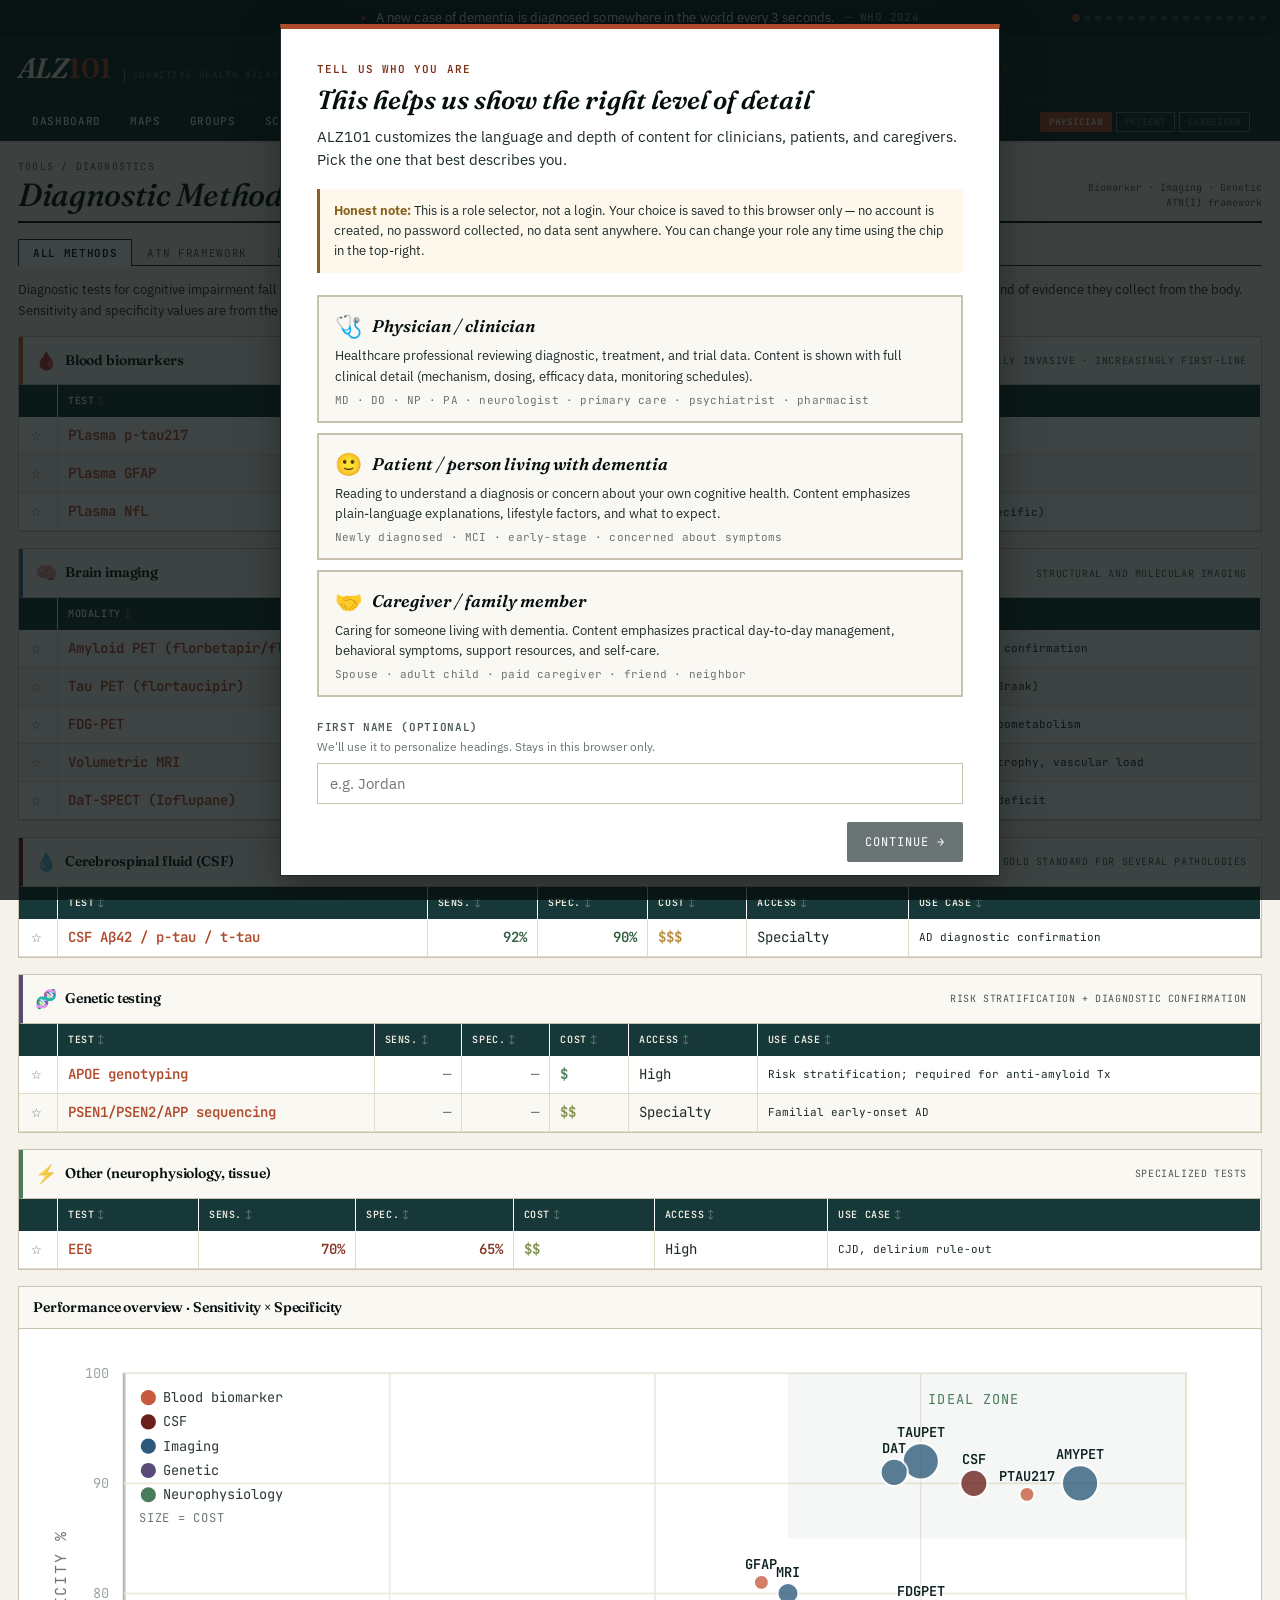
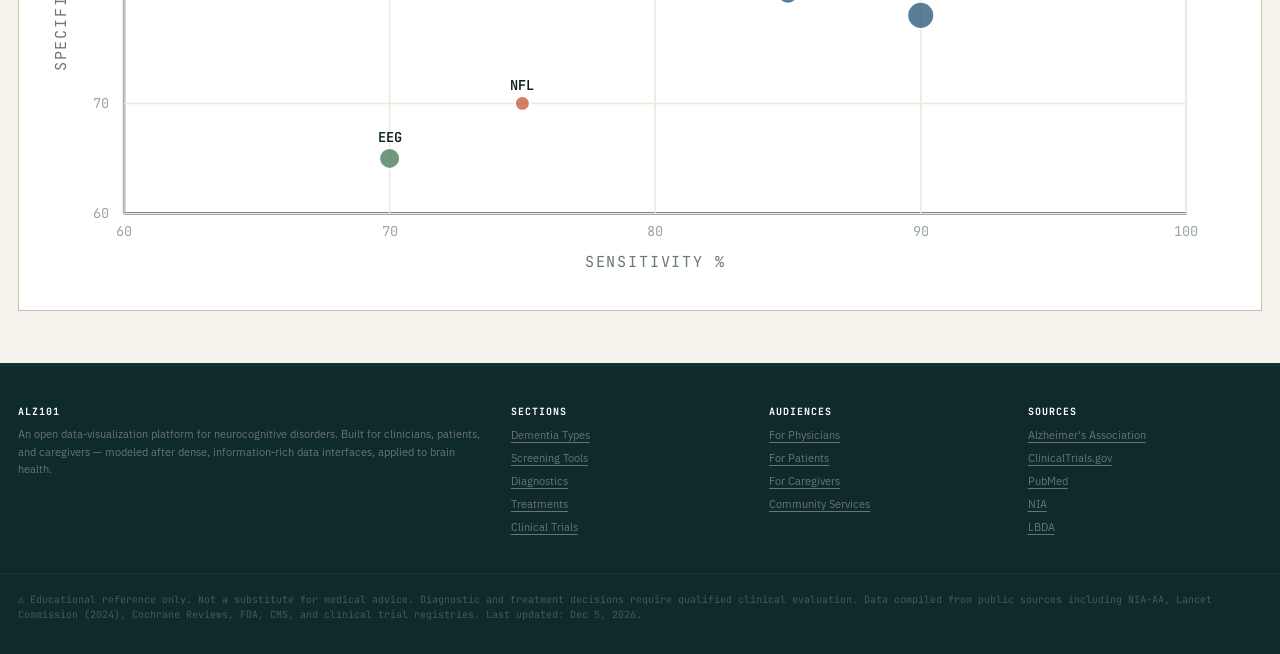
<file: diagnosis.html>
<!DOCTYPE html>
<html lang="en">
<head>
  <meta charset="UTF-8" />
  <meta name="viewport" content="width=device-width, initial-scale=1.0" />
  <title>Diagnostics · ALZ101</title>
  <link rel="stylesheet" href="css/styles.css" />
</head>
<body>
  <main class="page">
    <div class="page-head">
      <div>
        <div class="breadcrumb">Tools / Diagnostics</div>
        <h1>Diagnostic Methods</h1>
      </div>
      <div class="meta">
        Biomarker · Imaging · Genetic<br/>
        ATN(I) framework
      </div>
    </div>

    <div class="subnav" id="subnav">
      <button class="is-active" data-tab="all">All Methods</button>
      <button data-tab="atn">ATN Framework</button>
      <button data-tab="path">Diagnostic Pathway</button>
    </div>

    <div id="tab-all" class="tab-panel">
      <p style="margin: 0 0 14px; font-size:13px; line-height:1.6; color: var(--ink-body);">
        Diagnostic tests for cognitive impairment fall into clear families. The grouped tables below show the
        most commonly used methods in each category, organized by what kind of evidence they collect from the body.
        Sensitivity and specificity values are from the published literature for each test.
      </p>

      <!-- Blood biomarkers -->
      <div class="panel">
        <div class="panel-head dx-group-head dx-blood">
          <h2><span class="dx-group-icon">🩸</span> Blood biomarkers</h2>
          <div class="panel-actions"><span class="muted">Minimally invasive · increasingly first-line</span></div>
        </div>
        <div class="scroll-x">
          <table class="data-table">
            <thead><tr>
              <th style="width:28px;" data-sort="off"></th>
              <th>Test</th>
              <th class="num">Sens.</th>
              <th class="num">Spec.</th>
              <th>Cost</th>
              <th>Access</th>
              <th>Use case</th>
            </tr></thead>
            <tbody id="dxBloodBody"></tbody>
          </table>
        </div>
      </div>

      <!-- Imaging -->
      <div class="panel mt-16">
        <div class="panel-head dx-group-head dx-imaging">
          <h2><span class="dx-group-icon">🧠</span> Brain imaging</h2>
          <div class="panel-actions"><span class="muted">Structural and molecular imaging</span></div>
        </div>
        <div class="scroll-x">
          <table class="data-table">
            <thead><tr>
              <th style="width:28px;" data-sort="off"></th>
              <th>Modality</th>
              <th class="num">Sens.</th>
              <th class="num">Spec.</th>
              <th>Cost</th>
              <th>Access</th>
              <th>Use case</th>
            </tr></thead>
            <tbody id="dxImagingBody"></tbody>
          </table>
        </div>
      </div>

      <!-- CSF -->
      <div class="panel mt-16">
        <div class="panel-head dx-group-head dx-csf">
          <h2><span class="dx-group-icon">💧</span> Cerebrospinal fluid (CSF)</h2>
          <div class="panel-actions"><span class="muted">Lumbar puncture · gold standard for several pathologies</span></div>
        </div>
        <div class="scroll-x">
          <table class="data-table">
            <thead><tr>
              <th style="width:28px;" data-sort="off"></th>
              <th>Test</th>
              <th class="num">Sens.</th>
              <th class="num">Spec.</th>
              <th>Cost</th>
              <th>Access</th>
              <th>Use case</th>
            </tr></thead>
            <tbody id="dxCsfBody"></tbody>
          </table>
        </div>
      </div>

      <!-- Genetic -->
      <div class="panel mt-16">
        <div class="panel-head dx-group-head dx-genetic">
          <h2><span class="dx-group-icon">🧬</span> Genetic testing</h2>
          <div class="panel-actions"><span class="muted">Risk stratification + diagnostic confirmation</span></div>
        </div>
        <div class="scroll-x">
          <table class="data-table">
            <thead><tr>
              <th style="width:28px;" data-sort="off"></th>
              <th>Test</th>
              <th class="num">Sens.</th>
              <th class="num">Spec.</th>
              <th>Cost</th>
              <th>Access</th>
              <th>Use case</th>
            </tr></thead>
            <tbody id="dxGeneticBody"></tbody>
          </table>
        </div>
      </div>

      <!-- Other -->
      <div class="panel mt-16">
        <div class="panel-head dx-group-head dx-other">
          <h2><span class="dx-group-icon">⚡</span> Other (neurophysiology, tissue)</h2>
          <div class="panel-actions"><span class="muted">Specialized tests</span></div>
        </div>
        <div class="scroll-x">
          <table class="data-table">
            <thead><tr>
              <th style="width:28px;" data-sort="off"></th>
              <th>Test</th>
              <th class="num">Sens.</th>
              <th class="num">Spec.</th>
              <th>Cost</th>
              <th>Access</th>
              <th>Use case</th>
            </tr></thead>
            <tbody id="dxOtherBody"></tbody>
          </table>
        </div>
      </div>

      <!-- Performance heatmap -->
      <div class="panel mt-16">
        <div class="panel-head"><h2>Performance overview · Sensitivity × Specificity</h2></div>
        <div class="panel-body">
          <div id="dxScatter"></div>
        </div>
      </div>
    </div>

    <div id="tab-atn" class="tab-panel" style="display:none;">
      <div class="grid-3">
        <div class="panel">
          <div class="panel-head" style="background:linear-gradient(135deg, var(--type-ad), var(--accent-deep)); color:white; border:none;">
            <h2 style="color:white;">A · Amyloid</h2>
            <div class="panel-actions" style="color:rgba(255,255,255,0.85);">Aβ pathology</div>
          </div>
          <div class="panel-body prose">
            <p><strong>Markers:</strong> Aβ42/40 ratio (CSF or plasma); amyloid PET (florbetapir, florbetaben, flutemetamol).</p>
            <p><strong>Earliest detectable:</strong> ~20 years before symptoms.</p>
            <p><strong>Required for:</strong> Anti-amyloid antibody eligibility (lecanemab, donanemab).</p>
            <p style="margin-top:10px;"><span class="pill pill-pos">CSF Aβ42/40 &lt; 0.05</span></p>
            <p><span class="pill pill-pos">Amyloid PET SUVR &gt; 1.10</span></p>
            <p><span class="pill pill-pos">Plasma Aβ42/40 &lt; 0.10</span></p>
          </div>
        </div>

        <div class="panel">
          <div class="panel-head" style="background:linear-gradient(135deg, var(--signal-watch), var(--accent)); color:white; border:none;">
            <h2 style="color:white;">T · Tau</h2>
            <div class="panel-actions" style="color:rgba(255,255,255,0.85);">Tau pathology</div>
          </div>
          <div class="panel-body prose">
            <p><strong>Markers:</strong> Plasma p-tau217 (most sensitive); CSF p-tau181/217; tau PET (flortaucipir).</p>
            <p><strong>Stage tracking:</strong> Tau PET tracks Braak staging spatially.</p>
            <p><strong>Plasma p-tau217:</strong> 94% sensitivity for AD pathology (Mayo Clinic data).</p>
            <p style="margin-top:10px;"><span class="pill pill-watch">p-tau217 elevated</span></p>
            <p><span class="pill pill-watch">CSF p-tau181 &gt; 60 pg/mL</span></p>
            <p><span class="pill pill-watch">Tau PET Braak III–IV+</span></p>
          </div>
        </div>

        <div class="panel">
          <div class="panel-head" style="background:linear-gradient(135deg, var(--signal-concern), var(--signal-critical)); color:white; border:none;">
            <h2 style="color:white;">N · Neurodegeneration</h2>
            <div class="panel-actions" style="color:rgba(255,255,255,0.85);">+ I = Inflammation</div>
          </div>
          <div class="panel-body prose">
            <p><strong>Markers:</strong> Volumetric MRI (hippocampal atrophy); FDG-PET hypometabolism; CSF or plasma NfL.</p>
            <p><strong>Inflammation (I):</strong> GFAP added in 2024 NIA-AA framework as inflammation marker.</p>
            <p><strong>Non-specific:</strong> Reflects late-stage damage; not AD-specific.</p>
            <p style="margin-top:10px;"><span class="pill pill-conc">Hippocampal volume &lt;10th %ile</span></p>
            <p><span class="pill pill-conc">FDG-PET temporoparietal hypometabolism</span></p>
            <p><span class="pill pill-conc">Plasma NfL elevated</span></p>
          </div>
        </div>
      </div>

      <div class="panel mt-16">
        <div class="panel-head"><h2>NIA-AA 2024 Biological Definition</h2></div>
        <div class="panel-body">
          <div style="display:grid; grid-template-columns: 1fr 1fr 1fr 1fr 1fr; gap:0; border:1px solid var(--rule);">
            ${['A−T−','A+T−','A+T+ (early)','A+T+ (mid)','A+T+ (late)'].map((label, i) => `
              <div style="padding:14px; ${i < 4 ? 'border-right:1px solid var(--rule);' : ''} background: ${i === 0 ? 'var(--bg-cell)' : 'white'};">
                <div class="mono tiny muted uppercase mb-8">Stage ${i}</div>
                <div style="font-family:var(--font-mono); font-weight:600; font-size:14px; color:var(--ink-primary);">${label}</div>
                <div style="font-size:11px; line-height:1.5; margin-top:6px; color:var(--ink-muted);">
                  ${['Not on AD pathway','Aβ+ alone (preclinical)','Aβ+ Tau+ early NFT','Mid-stage tangles + neurodegen.','Severe pathology + symptoms'][i]}
                </div>
              </div>
            `).join('')}
          </div>
          <div class="tiny muted" style="margin-top:10px;">
            Reference: 2024 revised NIA-AA biological criteria. Diagnosis is now biological, defined by Aβ + tau pathology, with cognitive symptoms describing severity.
          </div>
        </div>
      </div>
    </div>

    <div id="tab-path" class="tab-panel" style="display:none;">
      <div class="panel">
        <div class="panel-head">
          <h2>Stepwise Diagnostic Workup</h2>
          <div class="panel-actions"><span class="muted">Brief screen → Extended assessment → Pattern-based subspecialty workup</span></div>
        </div>
        <div class="panel-body">
          <p style="margin: 0 0 14px; font-size:13px; line-height:1.6;">
            A modern memory-clinic workup follows three stages. The brief screen flags whether further evaluation is needed.
            The extended assessment characterizes what is wrong. Once a clinical pattern is recognized, targeted biomarker
            and imaging tests are chosen by syndrome.
          </p>
          <div id="pathDiagram"></div>
        </div>
      </div>
    </div>

  </main>

  <script src="data/nv-data.js"></script>
  <script src="js/layout.js"></script>
  <script src="js/role-gate.js"></script>
  <script src="js/medical-terms.js"></script>
  <script src="js/sortable.js"></script>
  <script src="js/watchlist.js"></script>
  <script src="data/nv-evidence.js"></script>
  <script src="js/ask-evidence.js"></script>
  <script>
    NV_LAYOUT.mount('diagnosis');
    NV_ROLE.maybeGate();

    document.querySelectorAll('#subnav button').forEach(b => {
      b.addEventListener('click', () => {
        document.querySelectorAll('#subnav button').forEach(x => x.classList.remove('is-active'));
        b.classList.add('is-active');
        document.querySelectorAll('.tab-panel').forEach(p => p.style.display = 'none');
        document.getElementById('tab-' + b.dataset.tab).style.display = '';
      });
    });

    function rowHtml(d) {
      const vClass = v => typeof v !== 'number' ? 'v-na' : (v >= 90 ? 'v-good' : (v >= 75 ? 'v-mid' : 'v-low'));
      const costClass = c => 'cost-' + c.length;
      return `
        <tr>
          <td><span data-pin-tag="DX" data-pin-id="${d.id}" data-pin-name="${d.name}" data-pin-url="diagnosis.html#methods"></span></td>
          <td class="id-cell">${d.name}</td>
          <td class="num"><span class="${vClass(d.sensitivity)}">${typeof d.sensitivity === 'number' ? d.sensitivity + '%' : '—'}</span></td>
          <td class="num"><span class="${vClass(d.specificity)}">${typeof d.specificity === 'number' ? d.specificity + '%' : '—'}</span></td>
          <td class="mono"><span class="${costClass(d.cost)}">${d.cost}</span></td>
          <td>${d.accessibility}</td>
          <td style="font-size:11px;">${d.indication}</td>
        </tr>
      `;
    }

    function renderDxByTier() {
      const groups = {
        'Blood biomarker':  'dxBloodBody',
        'Imaging':          'dxImagingBody',
        'CSF':              'dxCsfBody',
        'Genetic':          'dxGeneticBody'
      };
      // Categorize each diagnostic by its tier
      Object.keys(groups).forEach(tier => {
        const items = NV_DATA.diagnostics.filter(d => d.tier === tier);
        document.getElementById(groups[tier]).innerHTML =
          items.length ? items.map(rowHtml).join('')
                       : '<tr><td colspan="7" style="text-align:center; padding:14px; color:var(--ink-faint); font-size:11px;">No tests in this category.</td></tr>';
      });
      // "Other" = anything not in the 4 main groups
      const others = NV_DATA.diagnostics.filter(d => !Object.keys(groups).includes(d.tier));
      document.getElementById('dxOtherBody').innerHTML =
        others.length ? others.map(rowHtml).join('')
                      : '<tr><td colspan="7" style="text-align:center; padding:14px; color:var(--ink-faint); font-size:11px;">No tests in this category.</td></tr>';

      if (window.NV_SORT) NV_SORT.refresh();
      if (window.NV_WL) NV_WL.attachAll();
    }
    renderDxByTier();

    // Scatter plot SVG for diagnostic performance
    const dx = NV_DATA.diagnostics.filter(d => typeof d.sensitivity === 'number');
    const tierColor = {
      'Blood biomarker':'#c75a3c', 'CSF':'#6b1f1a', 'Imaging':'#2d5a7a',
      'Genetic':'#5a4a7a', 'Neurophysiology':'#4a7c59'
    };
    let scatterSvg = `<svg viewBox="0 0 800 360" style="width:100%; height:auto;" xmlns="http://www.w3.org/2000/svg">
      <rect x="60" y="20" width="700" height="290" fill="white" stroke="#d8d3c4"/>
      <line x1="60" y1="310" x2="760" y2="310" stroke="#2a3838" stroke-width="1.5"/>
      <line x1="60" y1="20" x2="60" y2="310" stroke="#2a3838" stroke-width="1.5"/>
      <text x="410" y="345" font-family="JetBrains Mono" font-size="10" fill="#6b7878" text-anchor="middle" letter-spacing="0.12em">SENSITIVITY %</text>
      <text x="22" y="170" font-family="JetBrains Mono" font-size="10" fill="#6b7878" text-anchor="middle" transform="rotate(-90 22 170)" letter-spacing="0.12em">SPECIFICITY %</text>
      ${[60,70,80,90,100].map(v => {
        const x = 60 + ((v-60)/40) * 700;
        return `<line x1="${x}" y1="310" x2="${x}" y2="20" stroke="#ece8db"/>
                <text x="${x}" y="325" font-family="JetBrains Mono" font-size="9" fill="#9aa5a5" text-anchor="middle">${v}</text>`;
      }).join('')}
      ${[60,70,80,90,100].map(v => {
        const y = 310 - ((v-60)/40) * 290;
        return `<line x1="60" y1="${y}" x2="760" y2="${y}" stroke="#ece8db"/>
                <text x="50" y="${y+3}" font-family="JetBrains Mono" font-size="9" fill="#9aa5a5" text-anchor="end">${v}</text>`;
      }).join('')}
      <!-- "ideal" zone -->
      <rect x="${60+((85-60)/40)*700}" y="20" width="${((100-85)/40)*700}" height="${((100-85)/40)*290}" fill="#4a7c59" opacity="0.06"/>
      <text x="${60+((92-60)/40)*700}" y="40" font-family="JetBrains Mono" font-size="9" fill="#4a7c59" text-anchor="middle" letter-spacing="0.08em">IDEAL ZONE</text>
      ${dx.map(d => {
        const x = 60 + ((d.sensitivity-60)/40) * 700;
        const y = 310 - ((d.specificity-60)/40) * 290;
        const r = d.cost === '$' ? 5 : d.cost === '$$' ? 7 : d.cost === '$$$' ? 9 : 12;
        return `<g><circle cx="${x}" cy="${y}" r="${r}" fill="${tierColor[d.tier]}" opacity="0.78" stroke="white" stroke-width="1.5"><title>${d.name}: ${d.sensitivity}/${d.specificity}, ${d.cost}</title></circle>
                <text x="${x}" y="${y - r - 4}" font-family="JetBrains Mono" font-size="9" fill="#0a1f1f" font-weight="600" text-anchor="middle">${d.id}</text></g>`;
      }).join('')}
      <!-- legend -->
      <g transform="translate(70, 30)">
        ${Object.entries(tierColor).map(([k,c],i) => `
          <g transform="translate(0, ${i*16})">
            <circle cx="6" cy="6" r="5" fill="${c}"/>
            <text x="16" y="9" font-family="JetBrains Mono" font-size="9" fill="#2a3838">${k}</text>
          </g>
        `).join('')}
        <g transform="translate(0, ${Object.keys(tierColor).length*16 + 8})">
          <text x="0" y="0" font-family="JetBrains Mono" font-size="8" fill="#6b7878" letter-spacing="0.06em">SIZE = COST</text>
        </g>
      </g>
    </svg>`;
    document.getElementById('dxScatter').innerHTML = scatterSvg;

    // Pathway flowchart SVG — restructured per user request
    document.getElementById('pathDiagram').innerHTML = `
    <svg viewBox="0 0 1200 700" style="width:100%; height:auto;" xmlns="http://www.w3.org/2000/svg">
      <defs>
        <marker id="arrow" markerWidth="9" markerHeight="9" refX="8" refY="4.5" orient="auto">
          <polygon points="0 0, 9 4.5, 0 9" fill="#2a3838"/>
        </marker>
      </defs>
      <style>
        .pf-title { font-family: 'Fraunces', serif; font-size: 14px; font-style: italic; font-weight: 600; fill: #0a1f1f; }
        .pf-text  { font-family: 'IBM Plex Sans', sans-serif; font-size: 12px; fill: #0a1f1f; }
        .pf-sub   { font-family: 'JetBrains Mono', monospace; font-size: 10px; fill: #6b7878; }
        .pf-stage-label { font-family: 'JetBrains Mono', monospace; font-size: 9px; letter-spacing: 0.1em; fill: #c75a3c; font-weight: 700; }
        .pf-rect  { fill: white; stroke: #2a3838; stroke-width: 1.5; }
        .pf-action  { fill: #fae8e0; stroke: #c75a3c; }
        .pf-decision{ fill: #f5f2ec; stroke: #5a4a3a; }
        .pf-final  { fill: white; stroke-width: 2; }
        .pf-arrow { stroke: #2a3838; stroke-width: 1.5; fill: none; }
      </style>

      <!-- ========== Stage 1 banner ========== -->
      <text x="60" y="40" class="pf-stage-label">STAGE 1 · BRIEF SCREEN</text>
      <line x1="60" y1="48" x2="1140" y2="48" stroke="#c75a3c" stroke-dasharray="3 4" stroke-width="0.7"/>

      <!-- Cognitive concern entry -->
      <rect x="60" y="65" width="220" height="55" class="pf-rect" rx="2"/>
      <text x="170" y="89" class="pf-text" text-anchor="middle" font-weight="600">Cognitive concern</text>
      <text x="170" y="105" class="pf-sub" text-anchor="middle">From patient · family · clinician</text>

      <line x1="280" y1="92" x2="320" y2="92" class="pf-arrow" marker-end="url(#arrow)"/>

      <!-- Brief Screen box — three options -->
      <rect x="320" y="55" width="500" height="80" class="pf-rect pf-action" rx="2"/>
      <text x="570" y="76" class="pf-title" text-anchor="middle">Brief screen — choose one</text>
      <text x="380"  y="100" class="pf-text" text-anchor="start"   font-weight="600">Mini-Cog</text>
      <text x="380"  y="116" class="pf-sub"  text-anchor="start">3 min · primary care</text>
      <text x="555"  y="100" class="pf-text" text-anchor="start"   font-weight="600">MMSE</text>
      <text x="555"  y="116" class="pf-sub"  text-anchor="start">10 min · 30-pt classic</text>
      <text x="700"  y="100" class="pf-text" text-anchor="start"   font-weight="600">MoCA</text>
      <text x="700"  y="116" class="pf-sub"  text-anchor="start">10 min · MCI-sensitive</text>

      <line x1="820" y1="92" x2="870" y2="92" class="pf-arrow" marker-end="url(#arrow)"/>

      <!-- Decision: positive? -->
      <polygon points="870,55 980,92 870,135 760,92" stroke-width="0" fill="transparent"/>
      <polygon points="970,92 1050,55 1130,92 1050,135" class="pf-rect pf-decision"/>
      <text x="1050" y="89" class="pf-text" text-anchor="middle" font-weight="600">Concerning?</text>
      <text x="1050" y="105" class="pf-sub" text-anchor="middle">Below cutoff +/- informant</text>

      <!-- NO branch (loop down) -->
      <line x1="1050" y1="135" x2="1050" y2="170" class="pf-arrow"/>
      <text x="1060" y="155" class="pf-sub" fill="#3a7a3a">NO</text>
      <rect x="950" y="170" width="200" height="48" class="pf-rect" rx="2" stroke="#3a7a3a"/>
      <text x="1050" y="194" class="pf-text" text-anchor="middle" font-weight="600">Reassure</text>
      <text x="1050" y="208" class="pf-sub" text-anchor="middle">Re-screen at 12 months</text>

      <!-- ========== Stage 2 banner ========== -->
      <text x="60" y="265" class="pf-stage-label">STAGE 2 · EXTENDED ASSESSMENT  (if Stage-1 concerning)</text>
      <line x1="60" y1="273" x2="1140" y2="273" stroke="#c75a3c" stroke-dasharray="3 4" stroke-width="0.7"/>

      <!-- YES branch curving down to extended -->
      <path d="M 1050 135 Q 1050 250 600 250 Q 60 250 60 290" class="pf-arrow" stroke-dasharray="4 3" marker-end="url(#arrow)"/>
      <text x="540" y="245" class="pf-sub" fill="#a44d3a" text-anchor="middle">YES — concerning</text>

      <!-- Extended Assessment box — 3 components side by side -->
      <rect x="60" y="290" width="240" height="160" class="pf-rect pf-action" rx="2"/>
      <text x="180" y="312" class="pf-title" text-anchor="middle">Clinical evaluation</text>
      <text x="75"  y="335" class="pf-sub">› Detailed cognitive history</text>
      <text x="75"  y="352" class="pf-sub">› Functional status (FAQ, IADLs)</text>
      <text x="75"  y="369" class="pf-sub">› Informant interview (AD8, IQCODE)</text>
      <text x="75"  y="386" class="pf-sub">› Psychiatric / mood screen (PHQ-9)</text>
      <text x="75"  y="403" class="pf-sub">› Medication review (anticholinergic)</text>
      <text x="75"  y="420" class="pf-sub">› Family / genetic history</text>
      <text x="75"  y="437" class="pf-sub">› Behavioral inventory (NPI)</text>

      <rect x="320" y="290" width="240" height="160" class="pf-rect pf-action" rx="2"/>
      <text x="440" y="312" class="pf-title" text-anchor="middle">Physical &amp; neuro exam</text>
      <text x="335" y="335" class="pf-sub">› Vital signs · orthostatics</text>
      <text x="335" y="352" class="pf-sub">› Cranial nerves · cerebellar</text>
      <text x="335" y="369" class="pf-sub">› Motor: tone, bradykinesia, tremor</text>
      <text x="335" y="386" class="pf-sub">› Gait + balance assessment</text>
      <text x="335" y="403" class="pf-sub">› Sensation · primitive reflexes</text>
      <text x="335" y="420" class="pf-sub">› Hearing &amp; vision check</text>
      <text x="335" y="437" class="pf-sub">› Vascular exam (carotid bruits)</text>

      <rect x="580" y="290" width="240" height="160" class="pf-rect pf-action" rx="2"/>
      <text x="700" y="312" class="pf-title" text-anchor="middle">Reversible-cause workup</text>
      <text x="595" y="335" class="pf-sub">› CBC, CMP, TSH</text>
      <text x="595" y="352" class="pf-sub">› B12, folate · methylmalonic acid</text>
      <text x="595" y="369" class="pf-sub">› RPR · HIV (if at risk)</text>
      <text x="595" y="386" class="pf-sub">› Vitamin D · homocysteine</text>
      <text x="595" y="403" class="pf-sub">› Sleep apnea screen (STOP-BANG)</text>
      <text x="595" y="420" class="pf-sub">› MRI brain (atrophy, vascular, NPH)</text>
      <text x="595" y="437" class="pf-sub">› Plasma p-tau217 if available</text>

      <!-- Pattern decision -->
      <line x1="700" y1="450" x2="700" y2="500" class="pf-arrow" marker-end="url(#arrow)"/>
      <polygon points="630,500 770,500 850,540 770,580 630,580 550,540" class="pf-rect pf-decision"/>
      <text x="700" y="535" class="pf-text" text-anchor="middle" font-weight="600">Clinical pattern?</text>
      <text x="700" y="552" class="pf-sub" text-anchor="middle">Synthesize history, exam, and test data</text>

      <!-- ========== Stage 3 banner ========== -->
      <text x="60" y="615" class="pf-stage-label">STAGE 3 · PATTERN-BASED SUBSPECIALTY WORKUP</text>
      <line x1="60" y1="623" x2="1140" y2="623" stroke="#c75a3c" stroke-dasharray="3 4" stroke-width="0.7"/>

      <!-- 5 pattern branches -->
      <line x1="700" y1="580" x2="700" y2="635" class="pf-arrow"/>
      <path d="M 700 600 Q 700 605 110 635" class="pf-arrow"/>
      <path d="M 700 600 Q 700 605 365 635" class="pf-arrow"/>
      <path d="M 700 600 Q 700 605 880 635" class="pf-arrow"/>
      <path d="M 700 600 Q 700 605 1135 635" class="pf-arrow"/>

      <!-- Branch 1: AD -->
      <rect x="20" y="635" width="180" height="55" class="pf-rect pf-final" rx="2" stroke="#c75a3c"/>
      <text x="110" y="657" class="pf-text" text-anchor="middle" font-weight="700" fill="#c75a3c">Alzheimer's</text>
      <text x="110" y="675" class="pf-sub" text-anchor="middle">CSF Aβ42/p-tau · amyloid PET</text>
      <text x="110" y="688" class="pf-sub" text-anchor="middle">APOE if anti-amyloid candidate</text>

      <!-- Branch 2: Vascular -->
      <rect x="225" y="635" width="180" height="55" class="pf-rect pf-final" rx="2" stroke="#3c6e9a"/>
      <text x="315" y="657" class="pf-text" text-anchor="middle" font-weight="700" fill="#3c6e9a">Vascular</text>
      <text x="315" y="675" class="pf-sub" text-anchor="middle">MRI vascular burden</text>
      <text x="315" y="688" class="pf-sub" text-anchor="middle">Carotid US · ECHO · BP/lipids</text>

      <!-- Branch 3: DLB -->
      <rect x="430" y="635" width="180" height="55" class="pf-rect pf-final" rx="2" stroke="#8a6a3c"/>
      <text x="520" y="657" class="pf-text" text-anchor="middle" font-weight="700" fill="#8a6a3c">Lewy body / DLB</text>
      <text x="520" y="675" class="pf-sub" text-anchor="middle">DaT-SPECT · sleep study (RBD)</text>
      <text x="520" y="688" class="pf-sub" text-anchor="middle">Skin α-synuclein · MIBG</text>

      <!-- Branch 4: FTD -->
      <rect x="635" y="635" width="180" height="55" class="pf-rect pf-final" rx="2" stroke="#3c8a6a"/>
      <text x="725" y="657" class="pf-text" text-anchor="middle" font-weight="700" fill="#3c8a6a">FTD</text>
      <text x="725" y="675" class="pf-sub" text-anchor="middle">FDG-PET frontal/temporal</text>
      <text x="725" y="688" class="pf-sub" text-anchor="middle">Genetics: C9orf72, MAPT, GRN</text>

      <!-- Branch 5: Other -->
      <rect x="840" y="635" width="180" height="55" class="pf-rect pf-final" rx="2" stroke="#5a4a3a"/>
      <text x="930" y="657" class="pf-text" text-anchor="middle" font-weight="700" fill="#5a4a3a">Other</text>
      <text x="930" y="675" class="pf-sub" text-anchor="middle">NPH · CJD · HD · autoimmune</text>
      <text x="930" y="688" class="pf-sub" text-anchor="middle">→ targeted workup per cause</text>

    </svg>
    `;
  </script>
</body>
</html>
</file>
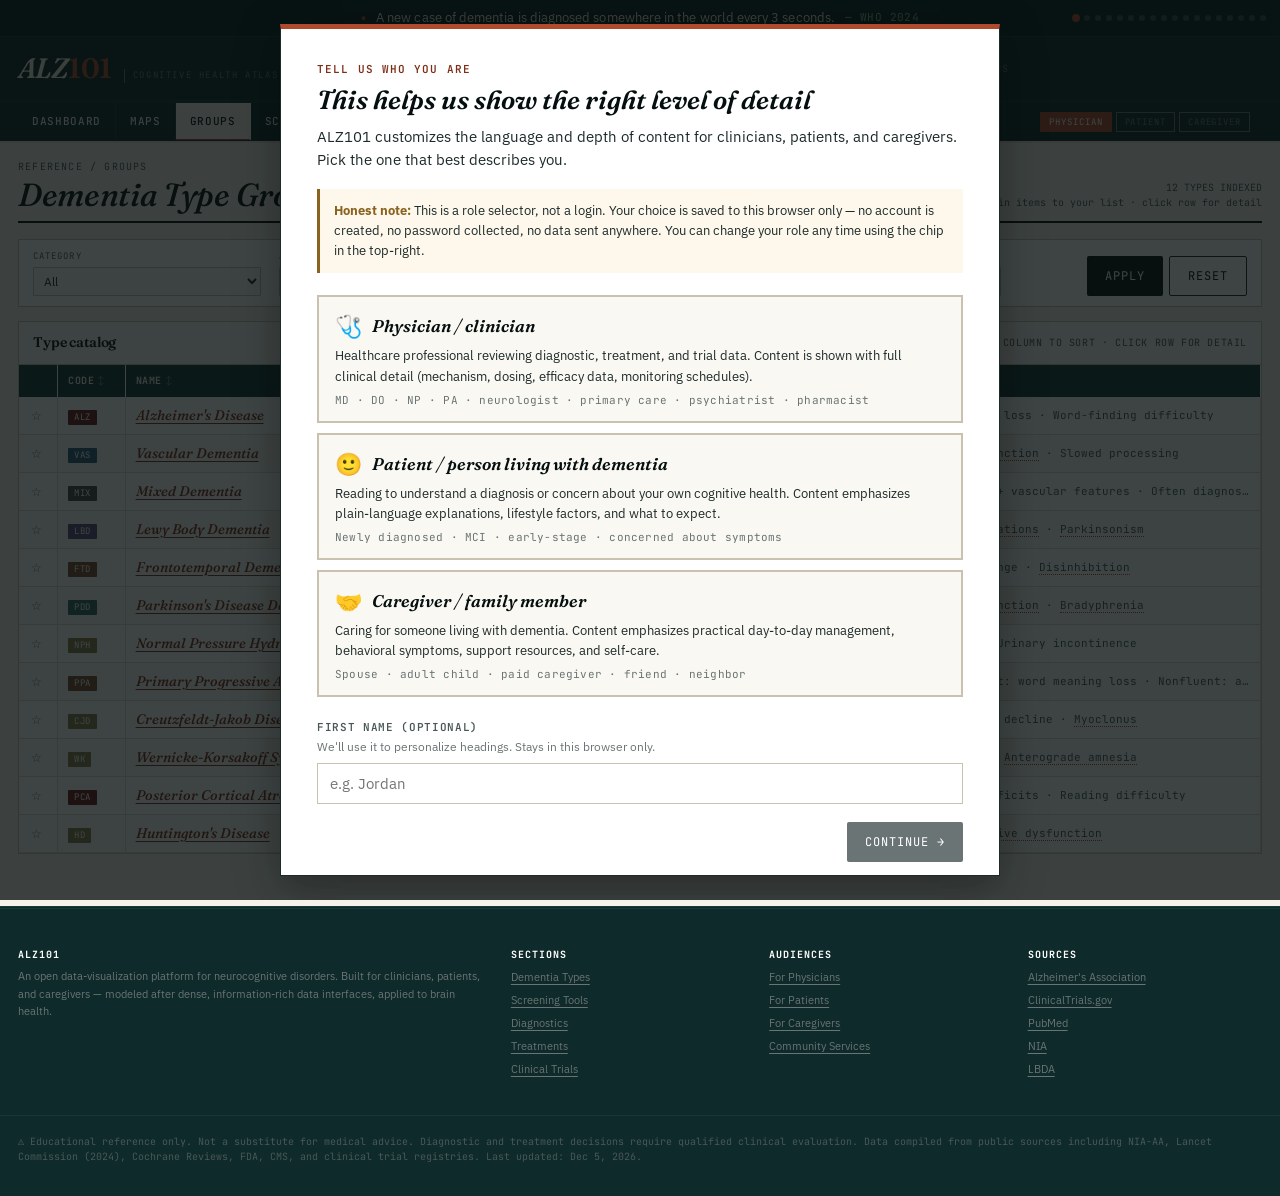
<file: groups.html>
<!DOCTYPE html>
<html lang="en">
<head>
  <meta charset="UTF-8" />
  <meta name="viewport" content="width=device-width, initial-scale=1.0" />
  <title>Dementia Types · ALZ101</title>
  <link rel="stylesheet" href="css/styles.css" />
</head>
<body>
  <main class="page">
    <div class="page-head">
      <div>
        <div class="breadcrumb">Reference / Groups</div>
        <h1>Dementia Type Groups</h1>
      </div>
      <div class="meta">
        <span id="typeCount">—</span> TYPES INDEXED<br/>
        <span class="aud-phys">Sortable · pin items to your list · click row for detail</span>
        <span class="aud-pat">Click any row to learn more about that type</span>
        <span class="aud-care">Click any row for caregiver-relevant detail</span>
      </div>
    </div>

    <!-- Filter bar -->
    <div class="filter-bar">
      <div class="filter-group">
        <label>Category</label>
        <select id="filterCat">
          <option value="all">All</option>
          <option value="ad">AD spectrum</option>
          <option value="vasc">Vascular</option>
          <option value="lewy">Lewy body</option>
          <option value="ftd">FTD spectrum</option>
          <option value="park">Parkinsonian</option>
          <option value="mixed">Mixed</option>
          <option value="other">Other / rare</option>
        </select>
      </div>
      <div class="filter-group">
        <label>Age of onset</label>
        <select id="filterAge">
          <option value="all">Any</option>
          <option value="young">Under 65 (early-onset)</option>
          <option value="late">65+</option>
        </select>
      </div>
      <div class="filter-group">
        <label>Min prevalence</label>
        <select id="filterPrev">
          <option value="0">Any</option>
          <option value="1">≥1%</option>
          <option value="5">≥5%</option>
          <option value="10">≥10%</option>
        </select>
      </div>
      <div class="filter-group">
        <label>View</label>
        <select id="filterView">
          <option value="table">Dense table</option>
          <option value="cards">Cards</option>
        </select>
      </div>
      <div class="filter-actions">
        <button class="btn" id="applyFilter">Apply</button>
        <button class="btn btn-ghost" id="resetFilter">Reset</button>
      </div>
    </div>

    <!-- Dense sortable type catalog -->
    <div class="panel" id="panelTable">
      <div class="panel-head">
        <h2>Type catalog</h2>
        <div class="panel-actions">
          <span class="muted">Click ★ to pin · click any column to sort · click row for detail</span>
        </div>
      </div>
      <div class="panel-body tight">
        <table class="data-table">
          <thead>
            <tr>
              <th style="width:28px;" data-sort="off"></th>
              <th>Code</th>
              <th>Name</th>
              <th>Category</th>
              <th class="num">Prevalence %</th>
              <th>Age onset</th>
              <th>Key features</th>
            </tr>
          </thead>
          <tbody id="typesRows"></tbody>
        </table>
      </div>
    </div>

    <!-- Cards view (alternate) -->
    <div id="typeGrid" hidden></div>

    <!-- Detail drawer -->
    <div class="panel" id="detailPanel" hidden style="margin-top:14px;">
      <div class="panel-head">
        <h2 id="detailTitle">—</h2>
        <div class="panel-actions">
          <a href="diagnosis.html">Diagnostic path →</a>
          <a href="trials.html" id="detailTrials">Active trials →</a>
        </div>
      </div>
      <div class="panel-body" id="detailBody"></div>
    </div>
  </main>

  <script src="data/nv-data.js"></script>
  <script src="js/layout.js"></script>
  <script src="js/role-gate.js"></script>
  <script src="js/medical-terms.js"></script>
  <script src="js/sortable.js"></script>
  <script src="js/watchlist.js"></script>
  <script>
    NV_LAYOUT.mount('groups');
    NV_ROLE.maybeGate();

    const TRIAL_COUNTS = { AD: 847, MIX: 142, DLB: 94, FTD: 76, VAD: 68, PDD: 54, PCA: 21, PPA: 38, NPH: 12, HD: 63, CJD: 8, WK: 4 };
    const CAT_LABEL = { ad:'AD spectrum', vasc:'Vascular', lewy:'Lewy body', ftd:'FTD', park:'Parkinsonian', mixed:'Mixed', other:'Other' };

    function prevColor(p) {
      if (p >= 50) return 'v-good';
      if (p >= 5)  return 'v-mid';
      return 'v-low';
    }

    function renderTable(rows) {
      document.getElementById('typeCount').textContent = rows.length;
      document.getElementById('typesRows').innerHTML = rows.map(t => `
        <tr class="dt-types-row" data-type="${t.id}">
          <td>
            <span data-pin-tag="TYPE" data-pin-id="${t.id}" data-pin-name="${t.name}" data-pin-url="groups.html#${t.id}"></span>
          </td>
          <td><span class="type-chip type-${t.typeClass}">${t.code}</span></td>
          <td class="dt-name"><a href="#${t.id}" data-detail="${t.id}">${t.name}</a></td>
          <td><span class="chip">${CAT_LABEL[t.typeClass] || '—'}</span></td>
          <td class="num"><span class="${prevColor(t.prevalencePct)}">${t.prevalencePct}%</span></td>
          <td class="muted" style="font-size:11px;">${t.ageOnset}</td>
          <td class="dt-features">${NV_TERMS ? NV_TERMS.annotate(t.keyFeatures.slice(0,2).join(' · ')) : t.keyFeatures.slice(0,2).join(' · ')}</td>
        </tr>
      `).join('');
      if (window.NV_SORT) NV_SORT.refresh();
      if (window.NV_WL)   NV_WL.attachAll();
    }

    function renderCards(rows) {
      document.getElementById('typeCount').textContent = rows.length;
      document.getElementById('typeGrid').innerHTML = rows.map(t => `
        <div class="panel" id="${t.id}" style="margin-bottom:14px;">
          <div class="panel-head">
            <div style="display:flex; gap:10px; align-items:baseline;">
              <span data-pin-tag="TYPE" data-pin-id="${t.id}" data-pin-name="${t.name}" data-pin-url="groups.html#${t.id}"></span>
              <span class="type-chip type-${t.typeClass}">${t.code}</span>
              <h2 style="font-style:italic;">${t.name}</h2>
            </div>
            <div class="panel-actions">
              <span class="mono tiny muted">PREVALENCE</span>
              <span class="mono ${prevColor(t.prevalencePct)}" style="font-weight:600;">${t.prevalencePct}%</span>
              ·
              <span class="mono tiny muted">TRIALS</span>
              <span class="mono" style="color:var(--accent-deep); font-weight:600;">${TRIAL_COUNTS[t.id] || 0}</span>
            </div>
          </div>
          <div class="panel-body" style="padding:0;">
            <div style="display:grid; grid-template-columns: 1fr 1fr; gap:0;">
              <div style="padding:14px 16px; border-right:1px solid var(--rule);">
                <div class="mono tiny muted uppercase mb-8">Pathology</div>
                <div style="font-size:13px; line-height:1.5; margin-bottom:14px;">${t.hallmark}</div>
                <div class="mono tiny muted uppercase mb-8">Age of onset</div>
                <div style="font-size:13px; margin-bottom:14px;">${t.ageOnset}</div>
                <div class="mono tiny muted uppercase mb-8">Progression</div>
                <div style="font-size:13px; line-height:1.5;">${t.progression}</div>
              </div>
              <div style="padding:14px 16px; background: var(--bg-cell);">
                <div class="mono tiny muted uppercase mb-8">Prevalence</div>
                <div style="font-size:13px; margin-bottom:14px;">${t.prevalenceText}</div>
                <div class="mono tiny muted uppercase mb-8">Key clinical features</div>
                <ul style="font-size:12px; line-height:1.55; list-style:none;">
                  ${t.keyFeatures.map(f => `
                    <li style="padding:3px 0; padding-left:14px; position:relative;">
                      <span style="position:absolute; left:0; color:var(--accent); font-weight:bold;">›</span>${NV_TERMS ? NV_TERMS.annotate(f) : f}
                    </li>`).join('')}
                </ul>
              </div>
            </div>
          </div>
        </div>
      `).join('');
      if (window.NV_WL) NV_WL.attachAll();
    }

    function showDetail(id) {
      const t = NV_DATA.dementiaTypes.find(x => x.id === id);
      if (!t) return;
      const panel = document.getElementById('detailPanel');
      panel.hidden = false;
      document.getElementById('detailTitle').textContent = t.name + ' (' + t.code + ')';
      document.getElementById('detailBody').innerHTML = `
        <div style="display:grid; grid-template-columns: repeat(3, 1fr); gap: 12px; margin-bottom: 14px;">
          <div class="stat-cell" style="padding: 12px; position:relative;">
            <div class="stat-label">PREVALENCE</div>
            <div class="stat-value">${t.prevalencePct}%</div>
            <div class="stat-detail muted">${t.prevalenceText}</div>
          </div>
          <div class="stat-cell" style="padding: 12px;">
            <div class="stat-label">AGE OF ONSET</div>
            <div class="stat-value mono" style="font-size:18px;">${t.ageOnset}</div>
          </div>
          <div class="stat-cell" style="padding: 12px;">
            <div class="stat-label">ACTIVE TRIALS</div>
            <div class="stat-value">${TRIAL_COUNTS[t.id] || 0}</div>
            <div class="stat-detail muted">on ClinicalTrials.gov</div>
          </div>
        </div>
        <div style="display:grid; grid-template-columns: 1fr 1fr; gap: 18px;">
          <div>
            <div class="mono tiny muted uppercase mb-8">Pathology</div>
            <p style="font-size:13px; line-height:1.6; margin-bottom: 14px;">${NV_TERMS ? NV_TERMS.annotate(t.hallmark) : t.hallmark}</p>
            <div class="mono tiny muted uppercase mb-8">Progression</div>
            <p style="font-size:13px; line-height:1.6;">${NV_TERMS ? NV_TERMS.annotate(t.progression) : t.progression}</p>
          </div>
          <div>
            <div class="mono tiny muted uppercase mb-8">Key features</div>
            <ul style="font-size:13px; line-height:1.7; list-style:none;">
              ${t.keyFeatures.map(f => `<li style="padding-left:14px; position:relative;">
                <span style="position:absolute; left:0; color:var(--accent); font-weight:bold;">›</span>${NV_TERMS ? NV_TERMS.annotate(f) : f}
              </li>`).join('')}
            </ul>
          </div>
        </div>
      `;
      panel.scrollIntoView({ behavior: 'smooth', block: 'start' });
    }

    let current = [...NV_DATA.dementiaTypes];

    function applyFilters() {
      const cat = document.getElementById('filterCat').value;
      const age = document.getElementById('filterAge').value;
      const prev = +document.getElementById('filterPrev').value;
      const view = document.getElementById('filterView').value;

      current = NV_DATA.dementiaTypes.filter(t => {
        if (cat !== 'all' && t.typeClass !== cat) return false;
        if (age === 'young' && !t.ageOnset.match(/4[5-9]|5[0-9]|<65|<60/i)) return false;
        if (age === 'late' && t.ageOnset.match(/^4|<60/)) return false;
        if (t.prevalencePct < prev) return false;
        return true;
      });
      current.sort((a,b) => b.prevalencePct - a.prevalencePct);

      document.getElementById('panelTable').hidden = view !== 'table';
      document.getElementById('typeGrid').hidden   = view !== 'cards';
      if (view === 'table') renderTable(current); else renderCards(current);

      if (location.hash) {
        const id = location.hash.slice(1);
        const el = document.querySelector(location.hash);
        if (el) {
          el.scrollIntoView({ behavior: 'smooth' });
          el.classList.add('is-flash');
          setTimeout(() => el.classList.remove('is-flash'), 1500);
        }
        if (view === 'table') showDetail(id);
      }
    }

    document.getElementById('applyFilter').addEventListener('click', applyFilters);
    document.getElementById('resetFilter').addEventListener('click', () => {
      ['filterCat','filterAge','filterPrev'].forEach(id => document.getElementById(id).value = id === 'filterPrev' ? '0' : 'all');
      document.getElementById('filterView').value = 'table';
      applyFilters();
    });

    document.getElementById('typesRows').addEventListener('click', e => {
      const link = e.target.closest('a[data-detail]');
      if (link) { e.preventDefault(); showDetail(link.dataset.detail); return; }
      const row = e.target.closest('tr[data-type]');
      if (row && !e.target.closest('.pin-star')) showDetail(row.dataset.type);
    });

    applyFilters();
  </script>
</body>
</html>
</file>
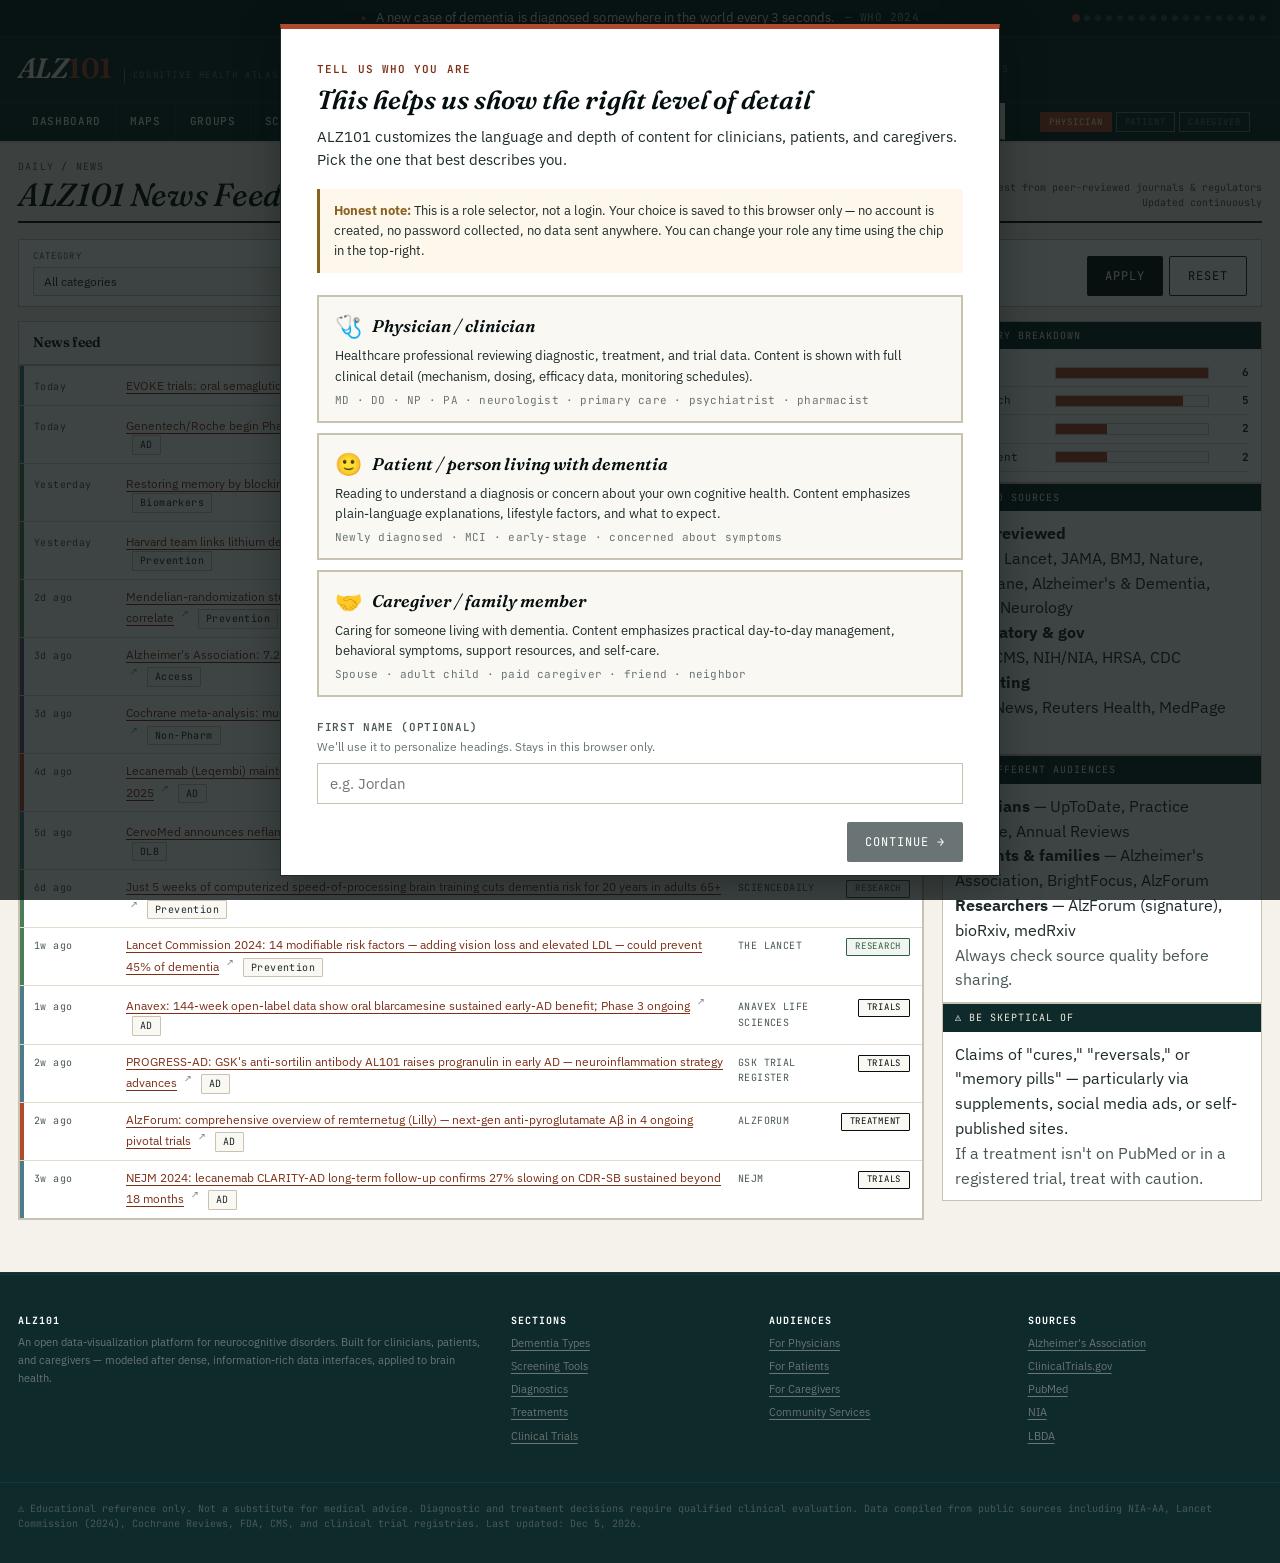
<file: news.html>
<!DOCTYPE html>
<html lang="en">
<head>
  <meta charset="UTF-8" />
  <meta name="viewport" content="width=device-width, initial-scale=1.0" />
  <title>News · ALZ101</title>
  <link rel="stylesheet" href="css/styles.css" />
</head>
<body>
  <main class="page">
    <div class="page-head">
      <div>
        <div class="breadcrumb">Daily / News</div>
        <h1>ALZ101 News Feed</h1>
      </div>
      <div class="meta">
        Latest from peer-reviewed journals & regulators<br/>
        Updated continuously
      </div>
    </div>

    <!-- Filter bar -->
    <div class="filter-bar">
      <div class="filter-group">
        <label>Category</label>
        <select id="filterCat">
          <option value="all">All categories</option>
          <option value="Trials">Trials</option>
          <option value="Regulatory">Regulatory</option>
          <option value="Policy">Policy</option>
          <option value="Research">Research</option>
          <option value="Treatment">Treatment</option>
          <option value="Diagnostics">Diagnostics</option>
          <option value="Care">Care</option>
          <option value="Genetics">Genetics</option>
          <option value="Caregiving">Caregiving</option>
        </select>
      </div>
      <div class="filter-group">
        <label>Tag</label>
        <select id="filterTag">
          <option value="all">All tags</option>
          <option value="AD">Alzheimer's</option>
          <option value="DLB">Lewy body</option>
          <option value="Diagnostics">Diagnostics</option>
          <option value="Imaging">Imaging</option>
          <option value="Prevention">Prevention</option>
          <option value="Biomarkers">Biomarkers</option>
          <option value="Non-Pharm">Non-pharm</option>
          <option value="APOE">APOE</option>
          <option value="Sleep">Sleep</option>
          <option value="Access">Access</option>
          <option value="Policy">Policy</option>
        </select>
      </div>
      <div class="filter-group">
        <label>Search</label>
        <input id="filterSearch" type="text" placeholder="Search headlines, sources..." />
      </div>
      <div class="filter-actions">
        <button class="btn" id="apply">Apply</button>
        <button class="btn btn-ghost" id="reset">Reset</button>
      </div>
    </div>

    <div class="grid-sidebar">
      <!-- Main: news feed -->
      <div class="panel">
        <div class="panel-head">
          <h2>News feed</h2>
          <div class="panel-actions">
            <span class="muted" id="newsCount">—</span>
          </div>
        </div>
        <div class="panel-body tight">
          <div class="news-list" id="newsList"></div>
        </div>
      </div>

      <!-- Sidebar -->
      <div>
        <div class="aside-panel">
          <div class="ap-head">Category breakdown</div>
          <div class="ap-body" id="catBreakdown"></div>
        </div>

        <div class="aside-panel">
          <div class="ap-head">Trusted sources</div>
          <div class="ap-body">
            <p class="ap-line"><b>Peer-reviewed</b><br/>NEJM, Lancet, JAMA, BMJ, Nature, Cochrane, Alzheimer's & Dementia, JAMA Neurology</p>
            <p class="ap-line"><b>Regulatory & gov</b><br/>FDA, CMS, NIH/NIA, HRSA, CDC</p>
            <p class="ap-line"><b>Reporting</b><br/>STAT News, Reuters Health, MedPage Today</p>
          </div>
        </div>

        <div class="aside-panel">
          <div class="ap-head">For different audiences</div>
          <div class="ap-body">
            <p class="ap-line"><b>Clinicians</b> — UpToDate, Practice Update, Annual Reviews</p>
            <p class="ap-line"><b>Patients & families</b> — Alzheimer's Association, BrightFocus, AlzForum</p>
            <p class="ap-line"><b>Researchers</b> — AlzForum (signature), bioRxiv, medRxiv</p>
            <p class="ap-line muted">Always check source quality before sharing.</p>
          </div>
        </div>

        <div class="aside-panel">
          <div class="ap-head">⚠ Be skeptical of</div>
          <div class="ap-body">
            <p class="ap-line">Claims of "cures," "reversals," or "memory pills" — particularly via supplements, social media ads, or self-published sites.</p>
            <p class="ap-line muted">If a treatment isn't on PubMed or in a registered trial, treat with caution.</p>
          </div>
        </div>
      </div>
    </div>

  </main>

  <script src="data/nv-data.js"></script>
  <script src="js/layout.js"></script>
  <script src="js/role-gate.js"></script>
  <script src="js/medical-terms.js"></script>
  <script src="js/sortable.js"></script>
  <script src="data/nv-evidence.js"></script>
  <script src="js/ask-evidence.js"></script>
  <script>
    NV_LAYOUT.mount('news');
    NV_ROLE.maybeGate();

    function catColor(c) {
      const m = {
        'Trials': 'pill-info',
        'Regulatory': 'pill-conc',
        'Policy': 'pill-watch',
        'Research': 'pill-pos',
        'Treatment': 'pill-info',
        'Diagnostics': 'pill-pos',
        'Care': 'pill-info',
        'Genetics': 'pill-watch',
        'Caregiving': 'pill-info'
      };
      return m[c] || 'pill-info';
    }

    function render(list) {
      document.getElementById('newsCount').textContent = list.length + ' items';
      document.getElementById('newsList').innerHTML = list.length === 0
        ? '<div style="padding: 30px; text-align:center; color: var(--ink-faint); font-size: 12px;">No items match these filters.</div>'
        : list.map(n => {
          const link = n.url
            ? `<a href="${n.url}" target="_blank" rel="noopener">${n.title}</a> <span class="ext-link" aria-hidden="true">↗</span>`
            : n.title;
          return `
          <div class="news-row" data-cat="${n.cat}">
            <div class="news-time">${n.time}</div>
            <div class="news-headline">${link} <span class="chip" style="margin-left:6px;">${n.tag}</span></div>
            <div class="news-source">${n.source}</div>
            <div class="news-cat"><span class="pill ${catColor(n.cat)}">${n.cat}</span></div>
          </div>`;
        }).join('');
    }

    function applyFilters() {
      const cat = document.getElementById('filterCat').value;
      const tag = document.getElementById('filterTag').value;
      const q = document.getElementById('filterSearch').value.toLowerCase().trim();

      let rows = NV_DATA.news.slice();
      if (cat !== 'all') rows = rows.filter(r => r.cat === cat);
      if (tag !== 'all') rows = rows.filter(r => r.tag === tag);
      if (q) rows = rows.filter(r =>
        r.title.toLowerCase().includes(q) || r.source.toLowerCase().includes(q)
      );
      render(rows);
    }

    document.getElementById('apply').addEventListener('click', applyFilters);
    document.getElementById('filterSearch').addEventListener('input', applyFilters);
    document.getElementById('reset').addEventListener('click', () => {
      document.getElementById('filterCat').value = 'all';
      document.getElementById('filterTag').value = 'all';
      document.getElementById('filterSearch').value = '';
      applyFilters();
    });

    // Category breakdown sidebar
    const counts = {};
    NV_DATA.news.forEach(n => { counts[n.cat] = (counts[n.cat] || 0) + 1; });
    const sorted = Object.entries(counts).sort((a, b) => b[1] - a[1]);
    const max = Math.max(...Object.values(counts));
    document.getElementById('catBreakdown').innerHTML = sorted.map(([c, n]) => `
      <div class="us-prev-row" style="grid-template-columns: 90px 1fr 30px;">
        <div>${c}</div>
        <div class="us-prev-bar"><span style="width:${(n / max) * 100}%; background: var(--accent);"></span></div>
        <div style="text-align:right;"><b>${n}</b></div>
      </div>
    `).join('');

    render(NV_DATA.news);
  </script>
</body>
</html>
</file>
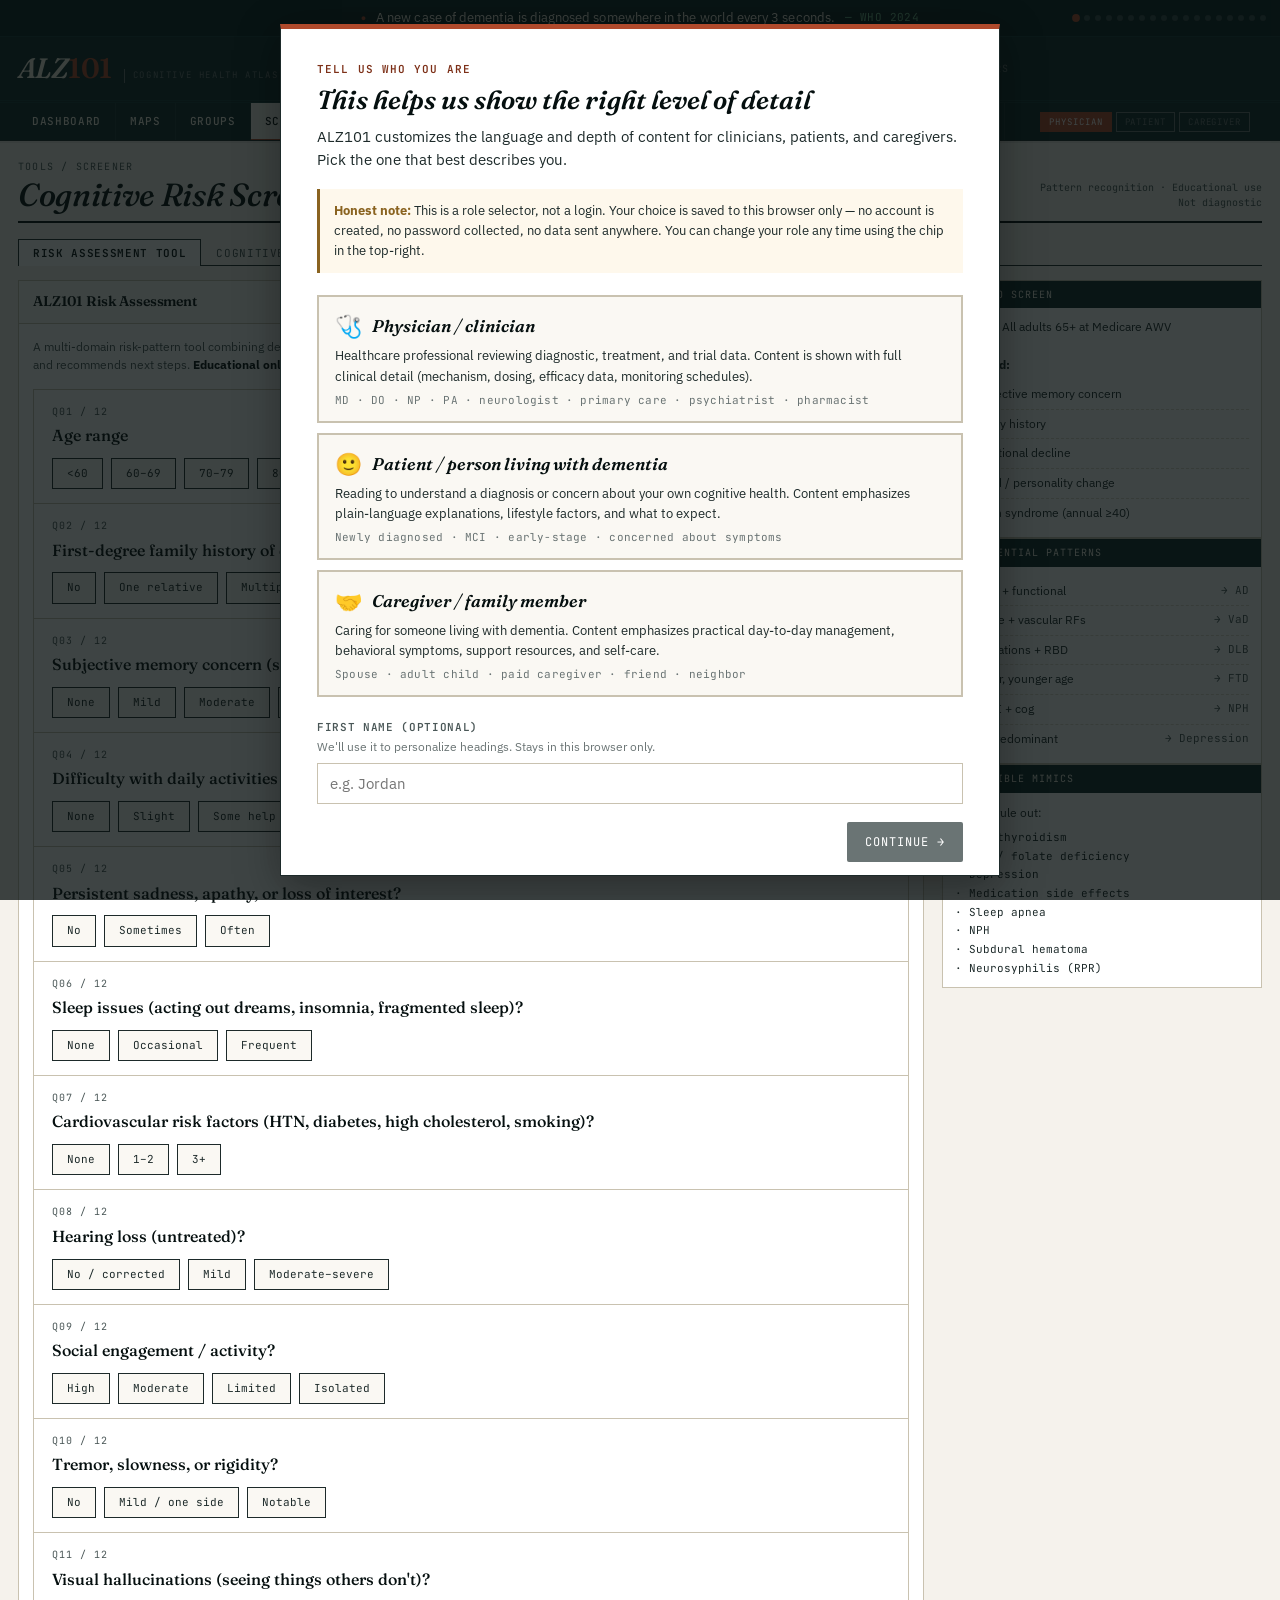
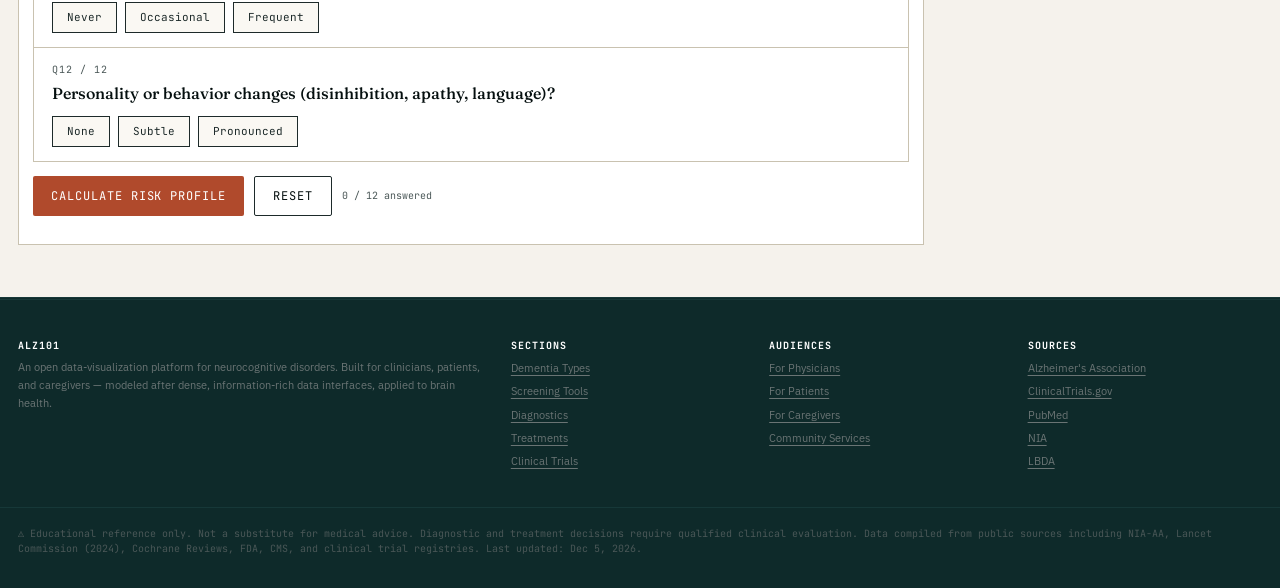
<file: screener.html>
<!DOCTYPE html>
<html lang="en">
<head>
  <meta charset="UTF-8" />
  <meta name="viewport" content="width=device-width, initial-scale=1.0" />
  <title>Cognitive Screener · ALZ101</title>
  <link rel="stylesheet" href="css/styles.css" />
</head>
<body>
  <main class="page">
    <div class="page-head">
      <div>
        <div class="breadcrumb">Tools / Screener</div>
        <h1>Cognitive Risk Screener</h1>
      </div>
      <div class="meta">
        Pattern recognition · Educational use<br/>
        Not diagnostic
      </div>
    </div>

    <div class="subnav" id="subnav">
      <button class="is-active" data-tab="quiz">Risk Assessment Tool</button>
      <button data-tab="tools">Cognitive Domains</button>
      <button data-tab="protocols">Clinical Protocols</button>
    </div>

    <!-- TAB 1: QUIZ -->
    <div id="tab-quiz" class="tab-panel">
      <div class="grid-sidebar">
        <div>
          <div class="panel">
            <div class="panel-head">
              <h2>ALZ101 Risk Assessment</h2>
              <div class="panel-actions"><span class="mono tiny muted">12 ITEMS · ~3 MIN</span></div>
            </div>
            <div class="panel-body">
              <p style="margin-bottom:14px; font-size:12px; line-height:1.55; color:var(--ink-muted);">
                A multi-domain risk-pattern tool combining demographic, lifestyle, cognitive, and behavioral factors.
                Generates pattern signals (AD / vascular / Lewy body / FTD) and recommends next steps.
                <strong style="color:var(--ink-primary);">Educational only</strong> — formal diagnosis requires clinician evaluation with validated instruments.
              </p>
              <div id="screenerMount"></div>
            </div>
          </div>
        </div>

        <div>
          <div class="aside-panel">
            <div class="ap-head">When to Screen</div>
            <div class="ap-body" style="font-size:12px; line-height:1.55;">
              <strong>Annual:</strong> All adults 65+ at Medicare AWV<br/><br/>
              <strong>Targeted:</strong>
              <ul style="margin-top:6px; padding-left:16px;">
                <li>Subjective memory concern</li>
                <li>Family history</li>
                <li>Functional decline</li>
                <li>Mood / personality change</li>
                <li>Down syndrome (annual ≥40)</li>
              </ul>
            </div>
          </div>

          <div class="aside-panel">
            <div class="ap-head">Differential Patterns</div>
            <div class="ap-body">
              <ul>
                <li><span class="item-name">Memory + functional</span><span class="item-val">→ AD</span></li>
                <li><span class="item-name">Stepwise + vascular RFs</span><span class="item-val">→ VaD</span></li>
                <li><span class="item-name">Hallucinations + RBD</span><span class="item-val">→ DLB</span></li>
                <li><span class="item-name">Behavior, younger age</span><span class="item-val">→ FTD</span></li>
                <li><span class="item-name">Gait + UI + cog</span><span class="item-val">→ NPH</span></li>
                <li><span class="item-name">Mood predominant</span><span class="item-val">→ Depression</span></li>
              </ul>
            </div>
          </div>

          <div class="aside-panel">
            <div class="ap-head">Reversible Mimics</div>
            <div class="ap-body" style="font-size:12px; line-height:1.6;">
              <p>Always rule out:</p>
              <div style="font-family:var(--font-mono); font-size:11px; margin-top:6px; line-height:1.7;">
                · Hypothyroidism<br/>
                · B12 / folate deficiency<br/>
                · Depression<br/>
                · Medication side effects<br/>
                · Sleep apnea<br/>
                · NPH<br/>
                · Subdural hematoma<br/>
                · Neurosyphilis (RPR)
              </div>
            </div>
          </div>
        </div>
      </div>
    </div>

    <!-- TAB 2: TOOLS -->
    <!-- TAB 2: COGNITIVE DOMAINS -->
    <div id="tab-tools" class="tab-panel" style="display:none;">

      <div class="panel">
        <div class="panel-head">
          <h2>Cognitive domains — what each one is and how it's tested</h2>
          <div class="panel-actions"><span class="mono tiny muted">7 DOMAINS · WITH PATIENT-FACING EXAMPLES</span></div>
        </div>
        <div class="panel-body">
          <p style="font-size:13px; line-height:1.6; margin:0 0 14px;">
            Cognitive screening tests aren't a single thing — they sample distinct mental abilities. Different dementias damage different domains first. This is why one person can be a "memory" patient and another a "language" or "behavior" patient. Below, the 7 cognitive domains used in modern neuropsychology (per DSM-5 and the AAN), with definitions and concrete bedside examples.
          </p>

          <div class="cogdom-grid">

            <div class="cogdom-block">
              <div class="cogdom-tag">DOMAIN 1</div>
              <div class="cogdom-name">Orientation</div>
              <div class="cogdom-defn">Awareness of who you are, where you are, and when. Often the first to fail in delirium and AD.</div>
              <div class="cogdom-section">
                <div class="cogdom-section-label">How it's tested</div>
                <div class="cogdom-bullet">"What is the date today?" "What floor are we on?" "Where do you live?"</div>
              </div>
              <div class="cogdom-section">
                <div class="cogdom-section-label">What impairment looks like</div>
                <div class="cogdom-bullet">Saying it's the wrong year by months or years; not knowing the city; thinking the clinic is a different place.</div>
              </div>
              <div class="cogdom-section">
                <div class="cogdom-section-label">Hit early in</div>
                <div class="cogdom-bullet">Alzheimer's disease; delirium; Wernicke-Korsakoff</div>
              </div>
            </div>

            <div class="cogdom-block">
              <div class="cogdom-tag">DOMAIN 2</div>
              <div class="cogdom-name">Attention</div>
              <div class="cogdom-defn">The ability to sustain focus, ignore distractions, and hold information briefly in mind. Highly sensitive to delirium and DLB.</div>
              <div class="cogdom-section">
                <div class="cogdom-section-label">How it's tested</div>
                <div class="cogdom-bullet">Digit span (repeat back 5 numbers); months of the year backward; serial 7s (subtract 7 from 100, repeat).</div>
              </div>
              <div class="cogdom-section">
                <div class="cogdom-section-label">What impairment looks like</div>
                <div class="cogdom-bullet">Losing place mid-task; forgetting what they walked into a room for; can't follow a multi-step instruction.</div>
              </div>
              <div class="cogdom-section">
                <div class="cogdom-section-label">Hit early in</div>
                <div class="cogdom-bullet"><span class="nv-term" data-term="dlb" data-tooltip="Dementia with Lewy bodies">DLB</span> (fluctuating attention is a core feature); delirium; vascular dementia</div>
              </div>
            </div>

            <div class="cogdom-block">
              <div class="cogdom-tag">DOMAIN 3</div>
              <div class="cogdom-name">Memory</div>
              <div class="cogdom-defn">Forming, storing, and retrieving information. Episodic memory (events) is hit hardest in AD; semantic memory (facts) and working memory (holding info in mind) are separable.</div>
              <div class="cogdom-section">
                <div class="cogdom-section-label">How it's tested</div>
                <div class="cogdom-bullet">3-word delayed recall (apple / table / penny — 5-minute delay); story recall; word-list learning.</div>
              </div>
              <div class="cogdom-section">
                <div class="cogdom-section-label">What impairment looks like</div>
                <div class="cogdom-bullet">Repeating questions within minutes; forgetting recent conversations; missing appointments — but old memories often spared early.</div>
              </div>
              <div class="cogdom-section">
                <div class="cogdom-section-label">Hit early in</div>
                <div class="cogdom-bullet">Alzheimer's disease (the prototypical memory-first dementia); semantic-variant primary progressive aphasia (semantic memory)</div>
              </div>
            </div>

            <div class="cogdom-block">
              <div class="cogdom-tag">DOMAIN 4</div>
              <div class="cogdom-name">Language</div>
              <div class="cogdom-defn">Producing and understanding speech and writing. Includes naming, fluency, comprehension, repetition, reading, and writing.</div>
              <div class="cogdom-section">
                <div class="cogdom-section-label">How it's tested</div>
                <div class="cogdom-bullet">Naming (point to a watch, lion, glasses); fluency (animals in 1 minute — normal ≥18); repetition; comprehension of complex sentences.</div>
              </div>
              <div class="cogdom-section">
                <div class="cogdom-section-label">What impairment looks like</div>
                <div class="cogdom-bullet">Word-finding pauses (<span class="nv-term" data-term="anomia" data-tooltip="Difficulty naming objects or finding the right word">anomia</span>); circumlocution ("the thing for time" instead of "watch"); short, halting sentences.</div>
              </div>
              <div class="cogdom-section">
                <div class="cogdom-section-label">Hit early in</div>
                <div class="cogdom-bullet">Primary progressive aphasia (PPA); semantic-variant FTD; later-stage AD</div>
              </div>
            </div>

            <div class="cogdom-block">
              <div class="cogdom-tag">DOMAIN 5</div>
              <div class="cogdom-name">Executive function</div>
              <div class="cogdom-defn">Planning, organizing, sequencing, abstract thinking, judgment, problem-solving. Controlled by the frontal lobes.</div>
              <div class="cogdom-section">
                <div class="cogdom-section-label">How it's tested</div>
                <div class="cogdom-bullet">Trail Making Test B (alternating numbers and letters); clock drawing (executive components); proverb interpretation; similarities ("How are an apple and orange alike?").</div>
              </div>
              <div class="cogdom-section">
                <div class="cogdom-section-label">What impairment looks like</div>
                <div class="cogdom-bullet">Trouble managing finances or medications; impulsive decisions; getting overwhelmed by multi-step tasks; poor judgment.</div>
              </div>
              <div class="cogdom-section">
                <div class="cogdom-section-label">Hit early in</div>
                <div class="cogdom-bullet">Vascular dementia; FTD (behavioral variant); Parkinson disease dementia; subcortical dementias</div>
              </div>
            </div>

            <div class="cogdom-block">
              <div class="cogdom-tag">DOMAIN 6</div>
              <div class="cogdom-name">Visuospatial / perceptual-motor</div>
              <div class="cogdom-defn">Perceiving objects in space, their relationships, depth, and using visual information to guide movement.</div>
              <div class="cogdom-section">
                <div class="cogdom-section-label">How it's tested</div>
                <div class="cogdom-bullet">Clock drawing (place numbers, set hands to 11:10); cube copy; intersecting pentagons; line bisection.</div>
              </div>
              <div class="cogdom-section">
                <div class="cogdom-section-label">What impairment looks like</div>
                <div class="cogdom-bullet">Getting lost in familiar places; trouble parking the car or going down stairs; bumping into doorways; difficulty reading.</div>
              </div>
              <div class="cogdom-section">
                <div class="cogdom-section-label">Hit early in</div>
                <div class="cogdom-bullet">Posterior cortical atrophy (PCA); DLB; later AD</div>
              </div>
            </div>

            <div class="cogdom-block">
              <div class="cogdom-tag">DOMAIN 7</div>
              <div class="cogdom-name">Social cognition</div>
              <div class="cogdom-defn">Recognizing emotions, understanding social cues, behaving appropriately, regulating impulses. Often the first to fail in behavioral-variant FTD.</div>
              <div class="cogdom-section">
                <div class="cogdom-section-label">How it's tested</div>
                <div class="cogdom-bullet">Reading-the-Mind-in-the-Eyes test; faux-pas recognition; emotion-naming from photos; clinician-observed behavior + family report.</div>
              </div>
              <div class="cogdom-section">
                <div class="cogdom-section-label">What impairment looks like</div>
                <div class="cogdom-bullet">Saying inappropriate things in public; loss of empathy; impulsive spending; eating from others' plates; new sexual behaviors.</div>
              </div>
              <div class="cogdom-section">
                <div class="cogdom-section-label">Hit early in</div>
                <div class="cogdom-bullet">Behavioral-variant <span class="nv-term" data-term="ftd" data-tooltip="Frontotemporal dementia — group of disorders affecting frontal and temporal lobes">FTD</span> — the cardinal early signs are social-cognitive</div>
              </div>
            </div>

          </div>

          <div style="margin-top: 18px; padding: 14px 16px; background: var(--bg-cell); border-left: 3px solid var(--accent);">
            <div style="font-family: var(--font-mono); font-size: 10px; letter-spacing: 0.06em;
                        text-transform: uppercase; color: var(--accent-deep); margin-bottom: 6px;">
              Why this matters
            </div>
            <div style="font-size: 13px; line-height: 1.6;">
              A "low MoCA score" is just the headline. The pattern across these 7 domains is what tells your clinician
              whether the cognitive change looks more like Alzheimer's, vascular disease, FTD, or DLB. That, in turn, drives
              biomarker testing, imaging, and treatment choices. If you've had a screening test, ask which domains were affected — not just the total.
            </div>
          </div>
        </div>
      </div>
    </div>

    <!-- TAB 3: PROTOCOLS -->
    <div id="tab-protocols" class="tab-panel" style="display:none;">
      <div class="grid-2">
        <div class="panel">
          <div class="panel-head"><h2>Primary Care Pathway</h2></div>
          <div class="panel-body prose">
            <h3>Step 1 · Trigger</h3>
            <p>Subjective concern (patient or informant), age 65+ AWV, family history, or functional change.</p>

            <h3>Step 2 · Brief screen</h3>
            <p>Mini-Cog or GPCOG (≤5 min). If concerning, proceed to Step 3.</p>

            <h3>Step 3 · Extended cognitive assessment</h3>
            <p>MoCA + informant questionnaire (AD8 or IQCODE). Score MoCA &lt;26 with informant report → likely cognitive impairment.</p>

            <h3>Step 4 · Workup for reversible causes</h3>
            <p>CBC, CMP, TSH, B12, folate, RPR. Depression screen (PHQ-9 or GDS-15). Medication review.</p>

            <h3>Step 5 · Imaging</h3>
            <p>Brain MRI (preferred) or CT. Look for atrophy patterns, vascular disease, NPH, mass lesions.</p>

            <h3>Step 6 · Refer or treat</h3>
            <p>Refer to neurology / memory clinic if: rapid progression, atypical presentation, age &lt;65, anti-amyloid candidacy.</p>
          </div>
        </div>

        <div class="panel">
          <div class="panel-head"><h2>Specialty / Memory Clinic Protocol</h2></div>
          <div class="panel-body prose">
            <h3>Comprehensive evaluation</h3>
            <ul>
              <li>Detailed history with informant</li>
              <li>Neuropsychological battery (memory, executive, language, visuospatial)</li>
              <li>CDR / CDR-SB staging</li>
              <li>Functional assessment (FAQ, ADL/IADL)</li>
              <li>Behavioral assessment (NPI)</li>
            </ul>

            <h3>Biomarker workup</h3>
            <ul>
              <li>Plasma p-tau217 (high NPV for excluding AD)</li>
              <li>If AD suspected: amyloid PET or CSF Aβ42/p-tau ratio</li>
              <li>If DLB suspected: DaT-SPECT, polysomnography (RBD)</li>
              <li>If FTD: structural MRI for frontotemporal atrophy; consider FDG-PET</li>
              <li>Genetic counseling if early-onset / strong FH</li>
            </ul>

            <h3>Anti-amyloid eligibility</h3>
            <ul>
              <li>MCI or mild AD (CDR 0.5–1)</li>
              <li>Confirmed Aβ pathology</li>
              <li>APOE genotyping (ε4/ε4 high ARIA risk)</li>
              <li>MRI exclusion: ≥4 microhemorrhages, superficial siderosis, macrohemorrhage</li>
              <li>No anticoagulation if avoidable</li>
            </ul>
          </div>
        </div>
      </div>
    </div>

  </main>

  <script src="data/nv-data.js"></script>
  <script src="js/layout.js"></script>
  <script src="js/role-gate.js"></script>
  <script src="js/medical-terms.js"></script>
  <script src="js/sortable.js"></script>
  <script src="js/screener.js"></script>
  <script src="data/nv-evidence.js"></script>
  <script src="js/ask-evidence.js"></script>
  <script>
    NV_LAYOUT.mount('screener');
    NV_ROLE.maybeGate();

    // Tab switching
    document.querySelectorAll('#subnav button').forEach(b => {
      b.addEventListener('click', () => {
        document.querySelectorAll('#subnav button').forEach(x => x.classList.remove('is-active'));
        b.classList.add('is-active');
        document.querySelectorAll('.tab-panel').forEach(p => p.style.display = 'none');
        document.getElementById('tab-' + b.dataset.tab).style.display = '';
      });
    });

    // Mount screener
    NV_SCREENER.render(document.getElementById('screenerMount'));
  </script>
</body>
</html>
</file>
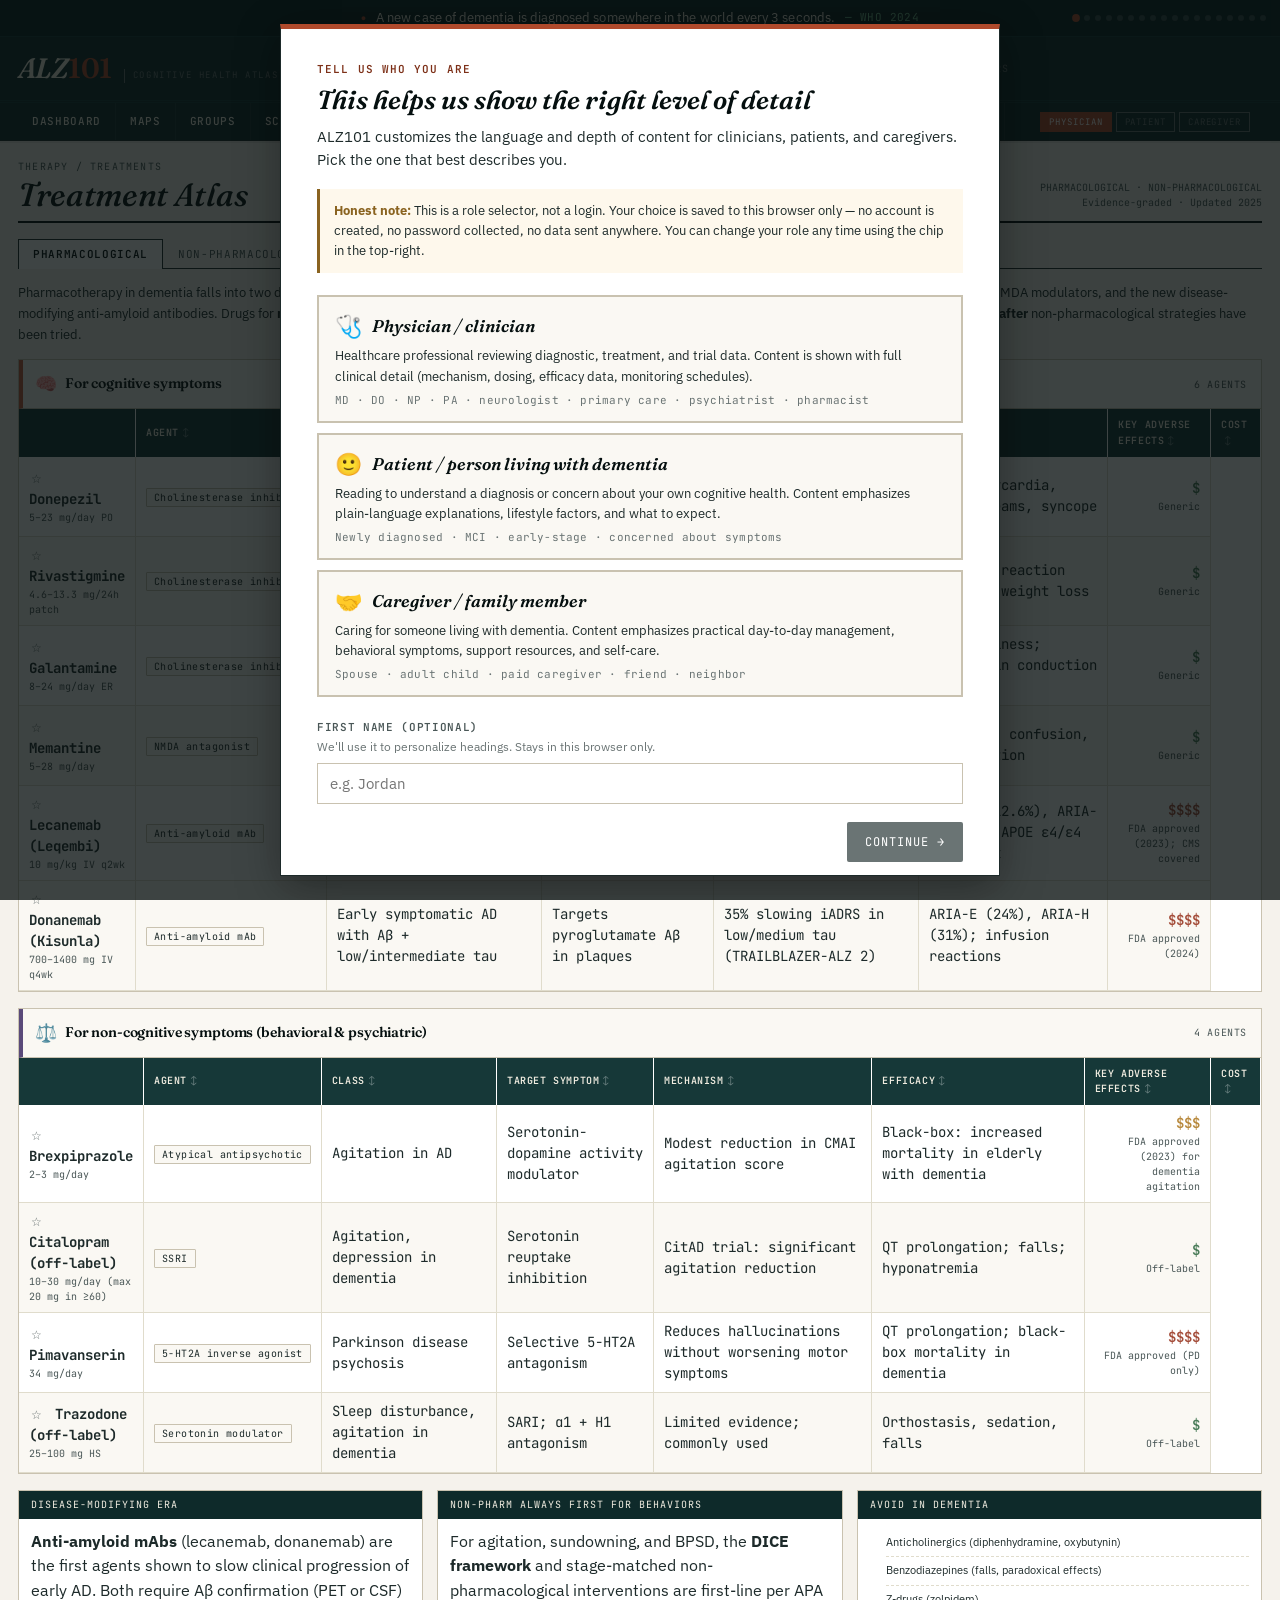
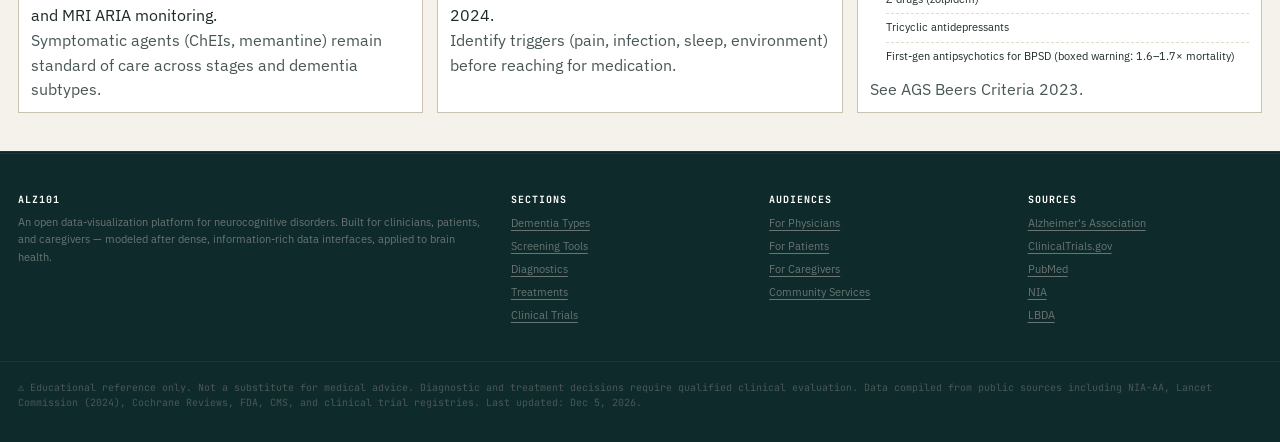
<file: treatments.html>
<!DOCTYPE html>
<html lang="en">
<head>
  <meta charset="UTF-8" />
  <meta name="viewport" content="width=device-width, initial-scale=1.0" />
  <title>Treatments · ALZ101</title>
  <link rel="stylesheet" href="css/styles.css" />
</head>
<body>
  <main class="page">
    <div class="page-head">
      <div>
        <div class="breadcrumb">Therapy / Treatments</div>
        <h1>Treatment Atlas</h1>
      </div>
      <div class="meta">
        PHARMACOLOGICAL · NON-PHARMACOLOGICAL<br/>
        Evidence-graded · Updated 2025
      </div>
    </div>

    <!-- Subnav (tabs) -->
    <div class="subnav">
      <a href="#pharm" data-tab="pharm" class="is-active">Pharmacological</a>
      <a href="#nonpharm" data-tab="nonpharm">Non-Pharmacological</a>
      <a href="#bystage" data-tab="bystage">By Stage</a>
      <a href="#compare" data-tab="compare">Efficacy Comparison</a>
      <a href="#bpsd" data-tab="bpsd">BPSD Management</a>
    </div>

    <!-- ===== TAB: PHARMACOLOGICAL ===== -->
    <section id="tab-pharm" class="tab-pane">

      <p style="font-size:13px; line-height:1.6; margin: 0 0 14px; color: var(--ink-body);">
        Pharmacotherapy in dementia falls into two distinct families. Drugs for <b>cognitive symptoms</b>
        (memory, orientation, executive function) include cholinesterase inhibitors, NMDA modulators, and the
        new disease-modifying anti-amyloid antibodies. Drugs for <b>non-cognitive (behavioral &amp; psychiatric)
        symptoms</b> — agitation, depression, psychosis, sleep disturbance — are used <b>only after</b>
        non-pharmacological strategies have been tried.
      </p>

      <!-- ============= COGNITIVE SYMPTOMS ============= -->
      <div class="panel">
        <div class="panel-head pharm-group-head pharm-cog">
          <h2><span class="pharm-group-icon">🧠</span> For cognitive symptoms</h2>
          <div class="panel-actions">
            <span class="muted" id="pharmCogCount">—</span>
          </div>
        </div>
        <div class="panel-body tight">
          <table class="data-table">
            <thead>
              <tr>
                <th style="width:28px;" data-sort="off"></th>
                <th>Agent</th>
                <th>Class</th>
                <th>Indication</th>
                <th>Mechanism</th>
                <th>Efficacy</th>
                <th>Key adverse effects</th>
                <th class="num">Cost</th>
              </tr>
            </thead>
            <tbody id="pharmCogRows"></tbody>
          </table>
        </div>
      </div>

      <!-- ============= NON-COGNITIVE SYMPTOMS ============= -->
      <div class="panel mt-16">
        <div class="panel-head pharm-group-head pharm-noncog">
          <h2><span class="pharm-group-icon">⚖️</span> For non-cognitive symptoms (behavioral &amp; psychiatric)</h2>
          <div class="panel-actions">
            <span class="muted" id="pharmNonCogCount">—</span>
          </div>
        </div>
        <div class="panel-body tight">
          <table class="data-table">
            <thead>
              <tr>
                <th style="width:28px;" data-sort="off"></th>
                <th>Agent</th>
                <th>Class</th>
                <th>Target symptom</th>
                <th>Mechanism</th>
                <th>Efficacy</th>
                <th>Key adverse effects</th>
                <th class="num">Cost</th>
              </tr>
            </thead>
            <tbody id="pharmNonCogRows"></tbody>
          </table>
        </div>
      </div>

      <!-- Aside panels in a row underneath -->
      <div class="grid-3 mt-16">
        <div class="aside-panel">
          <div class="ap-head">Disease-modifying era</div>
          <div class="ap-body">
            <p class="ap-line"><b>Anti-amyloid mAbs</b> (lecanemab, donanemab) are the first agents shown to slow clinical progression of early AD. Both require Aβ confirmation (PET or CSF) and MRI ARIA monitoring.</p>
            <p class="ap-line muted">Symptomatic agents (ChEIs, memantine) remain standard of care across stages and dementia subtypes.</p>
          </div>
        </div>

        <div class="aside-panel">
          <div class="ap-head">Non-pharm always first for behaviors</div>
          <div class="ap-body">
            <p class="ap-line">For agitation, sundowning, and BPSD, the <b>DICE framework</b> and stage-matched non-pharmacological interventions are first-line per APA 2024.</p>
            <p class="ap-line muted">Identify triggers (pain, infection, sleep, environment) before reaching for medication.</p>
          </div>
        </div>

        <div class="aside-panel">
          <div class="ap-head">Avoid in dementia</div>
          <div class="ap-body">
            <ul style="padding-left:16px; font-size:11px; line-height:1.6;">
              <li>Anticholinergics (diphenhydramine, oxybutynin)</li>
              <li>Benzodiazepines (falls, paradoxical effects)</li>
              <li>Z-drugs (zolpidem)</li>
              <li>Tricyclic antidepressants</li>
              <li>First-gen antipsychotics for BPSD (boxed warning: 1.6–1.7× mortality)</li>
            </ul>
            <p class="ap-line muted" style="margin-top:6px;">See AGS Beers Criteria 2023.</p>
          </div>
        </div>
      </div>
    </section>

    <!-- ===== TAB: NON-PHARMACOLOGICAL ===== -->
    <section id="tab-nonpharm" class="tab-pane" hidden>

      <div class="filter-bar">
        <div class="filter-group">
          <label>Category</label>
          <select id="nonCat">
            <option value="all">All</option>
            <option value="Cognitive">Cognitive</option>
            <option value="Behavioral">Behavioral</option>
            <option value="Physical">Physical</option>
            <option value="Functional">Functional</option>
            <option value="Lifestyle">Lifestyle</option>
            <option value="Caregiver">Caregiver</option>
          </select>
        </div>
        <div class="filter-group">
          <label>Evidence grade</label>
          <select id="nonEvid">
            <option value="all">All</option>
            <option value="A">A — strong RCT support</option>
            <option value="B">B — moderate</option>
            <option value="C">C — limited / mixed</option>
          </select>
        </div>
        <div class="filter-actions">
          <button class="btn" id="applyNon">Apply</button>
          <button class="btn btn-ghost" id="resetNon">Reset</button>
        </div>
      </div>

      <div class="grid-sidebar">
        <div class="panel">
          <div class="panel-head">
            <h2>Non-pharmacological interventions</h2>
            <div class="panel-actions">
              <span class="muted" id="nonCount">—</span>
            </div>
          </div>
          <div class="panel-body tight">
            <table class="data-table">
              <thead>
                <tr>
                  <th style="width:28px;" data-sort="off"></th>
                  <th>Intervention</th>
                  <th>Category</th>
                  <th>Evidence</th>
                  <th>Best target</th>
                  <th>Delivery</th>
                  <th>Documented benefit</th>
                  <th class="num">Cost</th>
                </tr>
              </thead>
              <tbody id="nonRows"></tbody>
            </table>
          </div>
        </div>

        <div>
          <div class="aside-panel">
            <div class="ap-head">First-line for behavioral symptoms</div>
            <div class="ap-body">
              <p class="ap-line">Per NICE and APA 2024 — non-pharmacological approaches are <b>first-line</b> for agitation, apathy, sleep disturbance, and wandering.</p>
              <p class="ap-line muted">Pharmacotherapy reserved for safety risk or refractory symptoms after a trial of behavioral approaches.</p>
            </div>
          </div>

          <div class="aside-panel">
            <div class="ap-head">DICE framework</div>
            <div class="ap-body">
              <ol style="padding-left:18px; font-size:11px; line-height:1.7;">
                <li><b>D</b>escribe the behavior</li>
                <li><b>I</b>nvestigate triggers</li>
                <li><b>C</b>reate a plan</li>
                <li><b>E</b>valuate response</li>
              </ol>
              <p class="ap-line muted" style="margin-top:6px;">Kales et al., 2014; endorsed by AAGP and Alzheimer's Association.</p>
            </div>
          </div>

          <div class="aside-panel">
            <div class="ap-head">FINGER replication</div>
            <div class="ap-body">
              <p class="ap-line">Multidomain (diet+exercise+cognition+vascular) replicated globally as <b>WW-FINGERS</b> network spanning 60+ countries.</p>
              <p class="ap-line muted">US arm: U.S. POINTER (Alzheimer's Association).</p>
            </div>
          </div>
        </div>
      </div>
    </section>

    <!-- ===== TAB: BY STAGE ===== -->
    <section id="tab-bystage" class="tab-pane" hidden>

      <div class="panel">
        <div class="panel-head">
          <h2>Non-pharmacological interventions — matched to disease stage</h2>
          <div class="panel-actions"><span class="muted">First-line for behavioral symptoms · always pair with pharmacotherapy</span></div>
        </div>
        <div class="panel-body">
          <p style="font-size:13px; line-height:1.6; margin: 0 0 14px;">
            What works at each stage is different. Below: the strongest-evidence non-drug interventions at each phase, with how to deliver them, who provides them, and what to expect. <b>Non-pharmacological approaches are first-line</b> for behavioral symptoms (NICE 2018, APA 2024).
          </p>

          <div class="stage-care-grid">

            <!-- Preclinical -->
            <div class="stage-care-block stage-pre">
              <div class="stage-band"></div>
              <div class="stage-tag">Preclinical · No symptoms</div>
              <div class="stage-name">Build cognitive reserve</div>
              <div class="stage-meta"><span class="muted">Goal: delay or prevent symptom onset</span></div>

              <h4>Top-evidence interventions</h4>
              <div class="care-row"><span class="care-name">FINGER multidomain program</span><span class="care-evid v-good">A</span></div>
              <div class="care-detail">Diet + exercise + cognitive training + vascular monitoring. WW-FINGERS replicated globally; US arm is U.S. POINTER. <a href="https://wwfingers.com" target="_blank" rel="noopener">wwfingers.com</a></div>

              <div class="care-row"><span class="care-name">MIND / Mediterranean diet</span><span class="care-evid v-good">A</span></div>
              <div class="care-detail">Highest-adherence groups had 53% lower AD risk in Rush MAP study. Berries, leafy greens, nuts, fish, olive oil; limit red meat & sweets.</div>

              <div class="care-row"><span class="care-name">Aerobic + resistance exercise</span><span class="care-evid v-good">A</span></div>
              <div class="care-detail">≥150 min/wk moderate intensity. Improves hippocampal volume and executive function. Brisk walking, swimming, dancing, cycling.</div>

              <div class="care-row"><span class="care-name">Hearing-loss treatment</span><span class="care-evid v-good">A</span></div>
              <div class="care-detail">ACHIEVE trial 2023: hearing aids cut 3-yr cognitive decline 48% in high-risk older adults. <b>Largest single modifiable risk factor</b>.</div>

              <div class="care-row"><span class="care-name">Sleep hygiene + OSA treatment</span><span class="care-evid v-mid">B</span></div>
              <div class="care-detail">7–8 hrs/night; treat sleep apnea (CPAP). Poor sleep impairs glymphatic clearance of amyloid.</div>

              <div class="care-row"><span class="care-name">Social + cognitive engagement</span><span class="care-evid v-mid">B</span></div>
              <div class="care-detail">Volunteering, classes, languages, music. Loneliness is an independent risk factor (Lancet 2024).</div>
            </div>

            <!-- MCI / Predementia -->
            <div class="stage-care-block stage-prede">
              <div class="stage-band"></div>
              <div class="stage-tag">MCI / Predementia</div>
              <div class="stage-name">Slow conversion to dementia</div>
              <div class="stage-meta"><span class="muted">Daily life independent; mild objective cognitive change</span></div>

              <h4>Top-evidence interventions</h4>
              <div class="care-row"><span class="care-name">Cognitive training (computerized)</span><span class="care-evid v-good">A</span></div>
              <div class="care-detail">ACTIVE trial: 5 weeks of speed-of-processing training cut dementia risk over 20 years. Apps like BrainHQ, Constant Therapy.</div>

              <div class="care-row"><span class="care-name">Continued exercise (escalated)</span><span class="care-evid v-good">A</span></div>
              <div class="care-detail">Both aerobic and resistance. Group-based programs improve adherence. Tai chi for fall prevention + cognition.</div>

              <div class="care-row"><span class="care-name">Mediterranean / MIND diet</span><span class="care-evid v-good">A</span></div>
              <div class="care-detail">Continue from preclinical phase. Treat any new metabolic abnormalities.</div>

              <div class="care-row"><span class="care-name">Reversible-cause workup</span><span class="care-evid v-good">A</span></div>
              <div class="care-detail">Always rule out: hypothyroidism, B12 deficiency, depression, sleep apnea, anticholinergic medication burden, normal-pressure hydrocephalus. ~5% are reversible.</div>

              <div class="care-row"><span class="care-name">Driving evaluation</span><span class="care-evid v-mid">B</span></div>
              <div class="care-detail">Formal on-road test through OT or AAA Senior Driving. Some states have anonymous physician reporting.</div>

              <div class="care-row"><span class="care-name">Legal & financial planning</span><span class="care-evid v-mid">B</span></div>
              <div class="care-detail"><b>Do this NOW</b> while capacity is intact. POA, healthcare proxy, advance directives. Free state forms at <a href="https://caringinfo.org" target="_blank" rel="noopener">caringinfo.org</a>.</div>

              <div class="care-row"><span class="care-name">Hearing & vision optimization</span><span class="care-evid v-good">A</span></div>
              <div class="care-detail">Update glasses; treat cataracts; fit hearing aids if not yet done. Sensory loss accelerates cognitive decline.</div>
            </div>

            <!-- Mild Dementia -->
            <div class="stage-care-block stage-mild">
              <div class="stage-band"></div>
              <div class="stage-tag">Mild dementia · CDR 1</div>
              <div class="stage-name">Preserve function</div>
              <div class="stage-meta"><span class="muted">Help with complex tasks; daily basics still independent</span></div>

              <h4>Top-evidence interventions</h4>
              <div class="care-row"><span class="care-name">Cognitive Stimulation Therapy (CST)</span><span class="care-evid v-good">A</span></div>
              <div class="care-detail">Group-based 14-session program. Cochrane 2023: significant improvement in cognition and quality of life. NICE-recommended first-line.</div>

              <div class="care-row"><span class="care-name">Reminiscence therapy</span><span class="care-evid v-mid">B</span></div>
              <div class="care-detail">Structured discussion of past memories with photos, music, objects. Improves mood and engagement.</div>

              <div class="care-row"><span class="care-name">Occupational therapy (TAP)</span><span class="care-evid v-good">A</span></div>
              <div class="care-detail">Tailored Activity Program: OT designs activities matched to abilities. Reduces caregiver burden by 40% (NIH-funded RCT).</div>

              <div class="care-row"><span class="care-name">Adapted exercise programs</span><span class="care-evid v-mid">B</span></div>
              <div class="care-detail">Walking groups, chair yoga, dance therapy. Continue at moderate intensity with supervision.</div>

              <div class="care-row"><span class="care-name">Caregiver education / support group</span><span class="care-evid v-good">A</span></div>
              <div class="care-detail">REACH II program reduced caregiver depression and delayed nursing home placement by 22 months. Alzheimer's Association support groups are free.</div>

              <div class="care-row"><span class="care-name">Home safety modifications</span><span class="care-evid v-mid">B</span></div>
              <div class="care-detail">Remove throw rugs, install grab bars, lock medications, ID bracelet, GPS tracker if wandering risk emerging.</div>

              <div class="care-row"><span class="care-name">Adult day program</span><span class="care-evid v-mid">B</span></div>
              <div class="care-detail">Structured engagement 2–5 days/week. $80–150/day. Provides caregiver respite + social engagement.</div>
            </div>

            <!-- Moderate Dementia -->
            <div class="stage-care-block stage-mod">
              <div class="stage-band"></div>
              <div class="stage-tag">Moderate dementia · CDR 2</div>
              <div class="stage-name">Manage behaviors · maintain dignity</div>
              <div class="stage-meta"><span class="muted">Needs help with bathing, dressing; behavioral symptoms common</span></div>

              <h4>Top-evidence interventions</h4>
              <div class="care-row"><span class="care-name">Music therapy</span><span class="care-evid v-good">A</span></div>
              <div class="care-detail">Cochrane 2024 meta-analysis of 22 RCTs: significant reduction in agitation, depression, anxiety. Personalized playlists from earlier life.</div>

              <div class="care-row"><span class="care-name">DICE framework for behaviors</span><span class="care-evid v-good">A</span></div>
              <div class="care-detail"><b>D</b>escribe / <b>I</b>nvestigate triggers / <b>C</b>reate plan / <b>E</b>valuate. Endorsed by AAGP and Alzheimer's Association. First-line for agitation, wandering, sundowning.</div>

              <div class="care-row"><span class="care-name">Bright light therapy</span><span class="care-evid v-mid">B</span></div>
              <div class="care-detail">Morning exposure (2,500–10,000 lux for 30–60 min). Improves sleep-wake cycle, reduces sundowning.</div>

              <div class="care-row"><span class="care-name">Pet therapy / doll therapy</span><span class="care-evid v-mid">B</span></div>
              <div class="care-detail">Reduces agitation and apathy. Robotic pets (PARO seal) effective when live animals not feasible. Doll therapy controversial but evidence-supported.</div>

              <div class="care-row"><span class="care-name">Snoezelen multisensory rooms</span><span class="care-evid v-low">C</span></div>
              <div class="care-detail">Soothing lights, gentle sounds, tactile objects. Mixed evidence; helpful for individuals with severe agitation in some studies.</div>

              <div class="care-row"><span class="care-name">Validation therapy</span><span class="care-evid v-mid">B</span></div>
              <div class="care-detail">Acknowledge emotion behind a confused statement rather than correcting facts. Reduces distress for both patient and caregiver.</div>

              <div class="care-row"><span class="care-name">Memory care / structured residential</span><span class="care-evid v-mid">B</span></div>
              <div class="care-detail">Secured units with dementia-trained staff. Look for low antipsychotic prescribing rates (&lt;14%) and high engagement programming.</div>

              <div class="care-row"><span class="care-name">Caregiver respite</span><span class="care-evid v-good">A</span></div>
              <div class="care-detail">In-home aide or short-stay respite (3–14 days). CMS GUIDE program offers $2,500/yr respite benefit through participating practices.</div>
            </div>

            <!-- Severe Dementia -->
            <div class="stage-care-block stage-sev">
              <div class="stage-band"></div>
              <div class="stage-tag">Severe dementia · CDR 3</div>
              <div class="stage-name">Comfort · presence · dignity</div>
              <div class="stage-meta"><span class="muted">Total dependence; minimal language; swallowing impaired</span></div>

              <h4>Top-evidence interventions</h4>
              <div class="care-row"><span class="care-name">Hand massage / gentle touch</span><span class="care-evid v-good">A</span></div>
              <div class="care-detail">Reduces agitation, lowers cortisol. 5–10 min sessions. Family or staff can deliver. Strong evidence in late-stage care.</div>

              <div class="care-row"><span class="care-name">Familiar music (continued)</span><span class="care-evid v-good">A</span></div>
              <div class="care-detail">Recognition of familiar music persists very late. Music & Memory program; iPod with personalized playlist.</div>

              <div class="care-row"><span class="care-name">Comfort feeding / hand feeding</span><span class="care-evid v-good">A</span></div>
              <div class="care-detail">Prefer over feeding tubes (no benefit on survival or aspiration; AGS, AAFP recommendations). Small bites, finger foods, high-contrast plates.</div>

              <div class="care-row"><span class="care-name">Hospice referral</span><span class="care-evid v-good">A</span></div>
              <div class="care-detail">Eligible at FAST stage 7c (limited mobility, recurrent infections, weight loss). Medicare covers in home, facility, or inpatient.</div>

              <div class="care-row"><span class="care-name">Pressure injury prevention</span><span class="care-evid v-good">A</span></div>
              <div class="care-detail">Reposition every 2 hrs; specialty mattresses; meticulous skin care. Prevents painful, infection-prone wounds.</div>

              <div class="care-row"><span class="care-name">Aromatherapy (lavender, lemon balm)</span><span class="care-evid v-mid">B</span></div>
              <div class="care-detail">Lavender for agitation; lemon balm cream for hand massage. Modest but consistent effect; very low risk.</div>

              <div class="care-row"><span class="care-name">Spiritual care · presence</span><span class="care-evid v-mid">B</span></div>
              <div class="care-detail">Visits, prayer, hymns, reading aloud. Familiar voices recognized even when speech is gone. Bereavement planning for family.</div>

              <div class="care-row"><span class="care-name">Avoid hospitalization</span><span class="care-evid v-good">A</span></div>
              <div class="care-detail">Hospital admissions in late dementia rarely improve outcomes; treat in place when possible. Have advance directive on file.</div>
            </div>

          </div>

          <div style="margin-top: 18px; padding: 12px 14px; background: var(--bg-cell); border-left: 3px solid var(--accent);">
            <div class="mono tiny" style="color:var(--accent-deep); letter-spacing:0.06em; margin-bottom:6px;">EVIDENCE GRADES</div>
            <div style="display:flex; gap:18px; font-size:12px; flex-wrap:wrap;">
              <span><span class="v-good">A</span> = Strong RCT support / multiple meta-analyses</span>
              <span><span class="v-mid">B</span> = Moderate evidence / single good RCT</span>
              <span><span class="v-low">C</span> = Limited or mixed evidence</span>
            </div>
          </div>

          <div style="margin-top: 14px; padding: 12px 14px; background: var(--accent-soft); border: 1px solid var(--accent);">
            <div style="font-size:12px; line-height:1.6;">
              <b>For physicians:</b> these interventions should be considered <b>before pharmacotherapy</b> for behavioral symptoms (per NICE 2018, APA 2024 Practice Guideline). Antipsychotics carry a 1.6–1.7× mortality boxed warning in this population.
            </div>
            <div style="font-size:12px; line-height:1.6; margin-top:6px;">
              <b>For caregivers:</b> talk to your loved one's clinician about which of these interventions are available locally. Many are covered by Medicaid HCBS waivers, VA caregiver benefits, or the new CMS GUIDE dementia care program. See <a href="community.html">Community Care</a>.
            </div>
          </div>
        </div>
      </div>
    </section>

    <!-- ===== TAB: COMPARE ===== -->
    <section id="tab-compare" class="tab-pane" hidden>
      <div class="panel">
        <div class="panel-head">
          <h2>Comparative efficacy — disease-modifying anti-amyloid therapy</h2>
          <div class="panel-actions"><span class="muted">CLARITY-AD · TRAILBLAZER-ALZ 2</span></div>
        </div>
        <div class="panel-body">
          <table class="data-table">
            <thead>
              <tr>
                <th>Parameter</th>
                <th>Lecanemab (Leqembi)</th>
                <th>Donanemab (Kisunla)</th>
              </tr>
            </thead>
            <tbody>
              <tr><td>FDA approval</td><td>Jan 2023 (full Jul 2023)</td><td>Jul 2024</td></tr>
              <tr><td>Mechanism</td><td>Aβ protofibril binder</td><td>Plaque-targeted (pyroglutamate Aβ)</td></tr>
              <tr><td>Schedule</td><td>10 mg/kg IV q2wk</td><td>700→1400 mg IV q4wk</td></tr>
              <tr><td>Pivotal Δ on CDR-SB</td><td>−27% vs placebo (18 mo)</td><td>−35% vs placebo (low/medium tau)</td></tr>
              <tr><td>ARIA-E (edema)</td><td>12.6% (3% symptomatic)</td><td>24% (6% symptomatic)</td></tr>
              <tr><td>ARIA-H (hemorrhage)</td><td>17%</td><td>31%</td></tr>
              <tr><td>APOE ε4 homo ARIA-E</td><td>32.6%</td><td>40.6%</td></tr>
              <tr><td>Stopping rule</td><td>Continued until disease progression</td><td>Stop when amyloid clears (~30–40% by 18 mo)</td></tr>
              <tr><td>Cost / yr (US list)</td><td>~$26,500</td><td>~$32,000</td></tr>
            </tbody>
          </table>
        </div>
      </div>

      <div class="panel" style="margin-top:14px;">
        <div class="panel-head">
          <h2>Symptomatic agents — direct comparison</h2>
        </div>
        <div class="panel-body">
          <table class="data-table">
            <thead>
              <tr>
                <th>Drug</th>
                <th>Best evidence stage</th>
                <th>MMSE Δ (vs placebo, 6 mo)</th>
                <th>NNT for response</th>
                <th>Drop-out (AE)</th>
              </tr>
            </thead>
            <tbody>
              <tr><td>Donepezil</td><td>Mild–severe AD</td><td class="num">+1.4 to +2.0</td><td class="num">~10</td><td>~15%</td></tr>
              <tr><td>Rivastigmine (patch)</td><td>Mild–moderate AD, PDD</td><td class="num">+1.0 to +2.0</td><td class="num">~12</td><td>~10% (patch)</td></tr>
              <tr><td>Galantamine</td><td>Mild–moderate AD</td><td class="num">+1.5 to +2.5</td><td class="num">~10</td><td>~15%</td></tr>
              <tr><td>Memantine</td><td>Moderate–severe AD</td><td class="num">+0.6 to +1.2</td><td class="num">~6 (composite)</td><td>~5%</td></tr>
            </tbody>
          </table>
          <p class="muted" style="font-size:11px; margin-top:10px;">
            Pooled estimates from Cochrane reviews (donepezil 2018, galantamine 2021, memantine 2019, rivastigmine 2015).
          </p>
        </div>
      </div>
    </section>

    <!-- ===== TAB: BPSD ===== -->
    <section id="tab-bpsd" class="tab-pane" hidden>
      <div class="grid-sidebar">
        <div class="panel">
          <div class="panel-head">
            <h2>BPSD stepped care — by symptom cluster</h2>
            <div class="panel-actions"><span class="muted">Behavioral & Psychological Symptoms of Dementia</span></div>
          </div>
          <div class="panel-body">
            <table class="data-table">
              <thead>
                <tr>
                  <th>Symptom</th>
                  <th>Step 1 (non-pharm)</th>
                  <th>Step 2 (consider)</th>
                  <th>Step 3 (refractory)</th>
                </tr>
              </thead>
              <tbody>
                <tr>
                  <td><b>Agitation / aggression</b></td>
                  <td>DICE; music; structured activity; environmental modification</td>
                  <td>Citalopram 20–30 mg; brexpiprazole (FDA-approved AD-agitation)</td>
                  <td>Atypical antipsychotic (boxed warning); dexmedetomidine SL (BXCL501)</td>
                </tr>
                <tr>
                  <td><b>Depression</b></td>
                  <td>Behavioral activation; reminiscence; exercise</td>
                  <td>SSRI (sertraline, escitalopram); avoid TCAs</td>
                  <td>Mirtazapine (sleep+appetite); ECT in severe</td>
                </tr>
                <tr>
                  <td><b>Apathy</b></td>
                  <td>Structured engagement; tailored activities (TAP)</td>
                  <td>Methylphenidate 5–20 mg (ADMET-2)</td>
                  <td>Reassess; rule out depression</td>
                </tr>
                <tr>
                  <td><b>Psychosis</b></td>
                  <td>Reassurance; remove triggers; treat delirium</td>
                  <td>Pimavanserin (off-label AD; on-label PDP); low-dose quetiapine</td>
                  <td>Risperidone short-term; ECT</td>
                </tr>
                <tr>
                  <td><b>Sleep disturbance</b></td>
                  <td>Sleep hygiene; bright light; daytime activity</td>
                  <td>Trazodone 25–100 mg; melatonin 3–10 mg</td>
                  <td>Suvorexant (Lemborexant approved in MCI/AD insomnia)</td>
                </tr>
                <tr>
                  <td><b>Wandering</b></td>
                  <td>Safe walking paths; ID bracelet; environmental cues</td>
                  <td>Rule out pain, infection, delirium</td>
                  <td>Door alarms; secured units; GPS tracking</td>
                </tr>
              </tbody>
            </table>
          </div>
        </div>

        <div>
          <div class="aside-panel">
            <div class="ap-head">⚠ Antipsychotic boxed warning</div>
            <div class="ap-body">
              <p class="ap-line">All antipsychotics in older adults with dementia carry a <b>1.6–1.7× mortality risk</b>. Use only when behavior poses safety risk; reassess every 4–6 weeks; trial gradual dose reduction.</p>
            </div>
          </div>
          <div class="aside-panel">
            <div class="ap-head">DLB — high sensitivity</div>
            <div class="ap-body">
              <p class="ap-line">Patients with DLB or PDD can develop severe extrapyramidal reactions to typical antipsychotics. <b>Quetiapine</b> or <b>pimavanserin</b> preferred if antipsychotic required.</p>
            </div>
          </div>
          <div class="aside-panel">
            <div class="ap-head">FTD-specific</div>
            <div class="ap-body">
              <p class="ap-line">ChEIs not effective and may worsen behavioral symptoms in bvFTD. SSRIs (sertraline, citalopram) are first-line for behavioral disinhibition and compulsions.</p>
            </div>
          </div>
        </div>
      </div>
    </section>

  </main>

  <script src="data/nv-data.js"></script>
  <script src="js/layout.js"></script>
  <script src="js/role-gate.js"></script>
  <script src="js/medical-terms.js"></script>
  
  <script src="js/watchlist.js"></script>
  <script src="js/sortable.js"></script>
  <script src="data/nv-evidence.js"></script>
  <script src="js/ask-evidence.js"></script>
  <script>
    NV_LAYOUT.mount('treatments');
    NV_ROLE.maybeGate();

    // ===== Tab switching =====
    const tabs = document.querySelectorAll('.subnav a');
    tabs.forEach(t => {
      t.addEventListener('click', e => {
        e.preventDefault();
        const k = t.dataset.tab;
        tabs.forEach(x => x.classList.toggle('is-active', x === t));
        document.querySelectorAll('.tab-pane').forEach(p => p.hidden = p.id !== 'tab-' + k);
        history.replaceState(null, '', '#' + k);
      });
    });
    // open from hash
    if (location.hash) {
      const tgt = document.querySelector(`.subnav a[data-tab="${location.hash.slice(1)}"]`);
      if (tgt) tgt.click();
    }

    // ===== Pharmacological tables (split: cognitive vs non-cognitive symptoms) =====
    // Classes that act on cognitive symptoms — memory, orientation, executive function
    const COG_CLASSES = ['Cholinesterase inhibitor', 'NMDA antagonist', 'Anti-amyloid mAb'];

    function pharmRowHtml(d) {
      const costClass = c => 'cost-' + (c.length || 1);
      return `
        <tr>
          <td>
            <span data-pin-tag="DRUG" data-pin-id="${d.id}" data-pin-name="${d.name}" data-pin-url="treatments.html#pharm"></span>
            <b>${d.name}</b><div class="mono tiny muted">${d.dose}</div>
          </td>
          <td><span class="chip">${d.class}</span></td>
          <td>${d.indication}</td>
          <td class="muted">${d.mechanism}</td>
          <td>${d.efficacy}</td>
          <td>${d.sideEffects}</td>
          <td class="num"><span class="${costClass(d.cost)}">${d.cost}</span><div class="mono tiny muted">${d.status}</div></td>
        </tr>
      `;
    }

    function renderPharmSplit() {
      const cog    = NV_DATA.treatmentsPharm.filter(d => COG_CLASSES.includes(d.class));
      const nonCog = NV_DATA.treatmentsPharm.filter(d => !COG_CLASSES.includes(d.class));

      document.getElementById('pharmCogCount').textContent = cog.length + ' agent' + (cog.length === 1 ? '' : 's');
      document.getElementById('pharmCogRows').innerHTML = cog.map(pharmRowHtml).join('');

      document.getElementById('pharmNonCogCount').textContent = nonCog.length + ' agent' + (nonCog.length === 1 ? '' : 's');
      document.getElementById('pharmNonCogRows').innerHTML = nonCog.map(pharmRowHtml).join('');

      if (window.NV_SORT) NV_SORT.refresh();
      if (window.NV_WL) NV_WL.attachAll();
    }
    renderPharmSplit();

    // ===== Non-pharm table =====
    const nonTbody = document.getElementById('nonRows');
    function evidPill(e) {
      const cls = e === 'A' ? 'pill-pos' : (e === 'B' ? 'pill-info' : 'pill-watch');
      return `<span class="pill ${cls}">${e}</span>`;
    }
    function renderNon(rows) {
      document.getElementById('nonCount').textContent = rows.length + ' interventions';
      const costClass = c => 'cost-' + (c.length || 1);
      nonTbody.innerHTML = rows.map(d => `
        <tr>
          <td>
            <span data-pin-tag="CARE" data-pin-id="${d.id}" data-pin-name="${d.name}" data-pin-url="treatments.html#nonpharm"></span>
          </td>
          <td><b>${d.name}</b></td>
          <td><span class="chip">${d.category}</span></td>
          <td>${evidPill(d.evidence)}</td>
          <td>${d.target}</td>
          <td class="muted">${d.delivery}</td>
          <td>${d.benefit}</td>
          <td class="num"><span class="${costClass(d.cost)}">${d.cost}</span></td>
        </tr>
      `).join('');
      if (window.NV_SORT) NV_SORT.refresh();
      if (window.NV_WL) NV_WL.attachAll();
    }
    function applyNon() {
      const c = document.getElementById('nonCat').value;
      const e = document.getElementById('nonEvid').value;
      let rows = NV_DATA.treatmentsNonPharm;
      if (c !== 'all') rows = rows.filter(r => r.category === c);
      if (e !== 'all') rows = rows.filter(r => r.evidence === e);
      renderNon(rows);
    }
    document.getElementById('applyNon').addEventListener('click', applyNon);
    document.getElementById('resetNon').addEventListener('click', () => {
      document.getElementById('nonCat').value = 'all';
      document.getElementById('nonEvid').value = 'all';
      renderNon(NV_DATA.treatmentsNonPharm);
    });
    renderNon(NV_DATA.treatmentsNonPharm);
  </script>
</body>
</html>
</file>
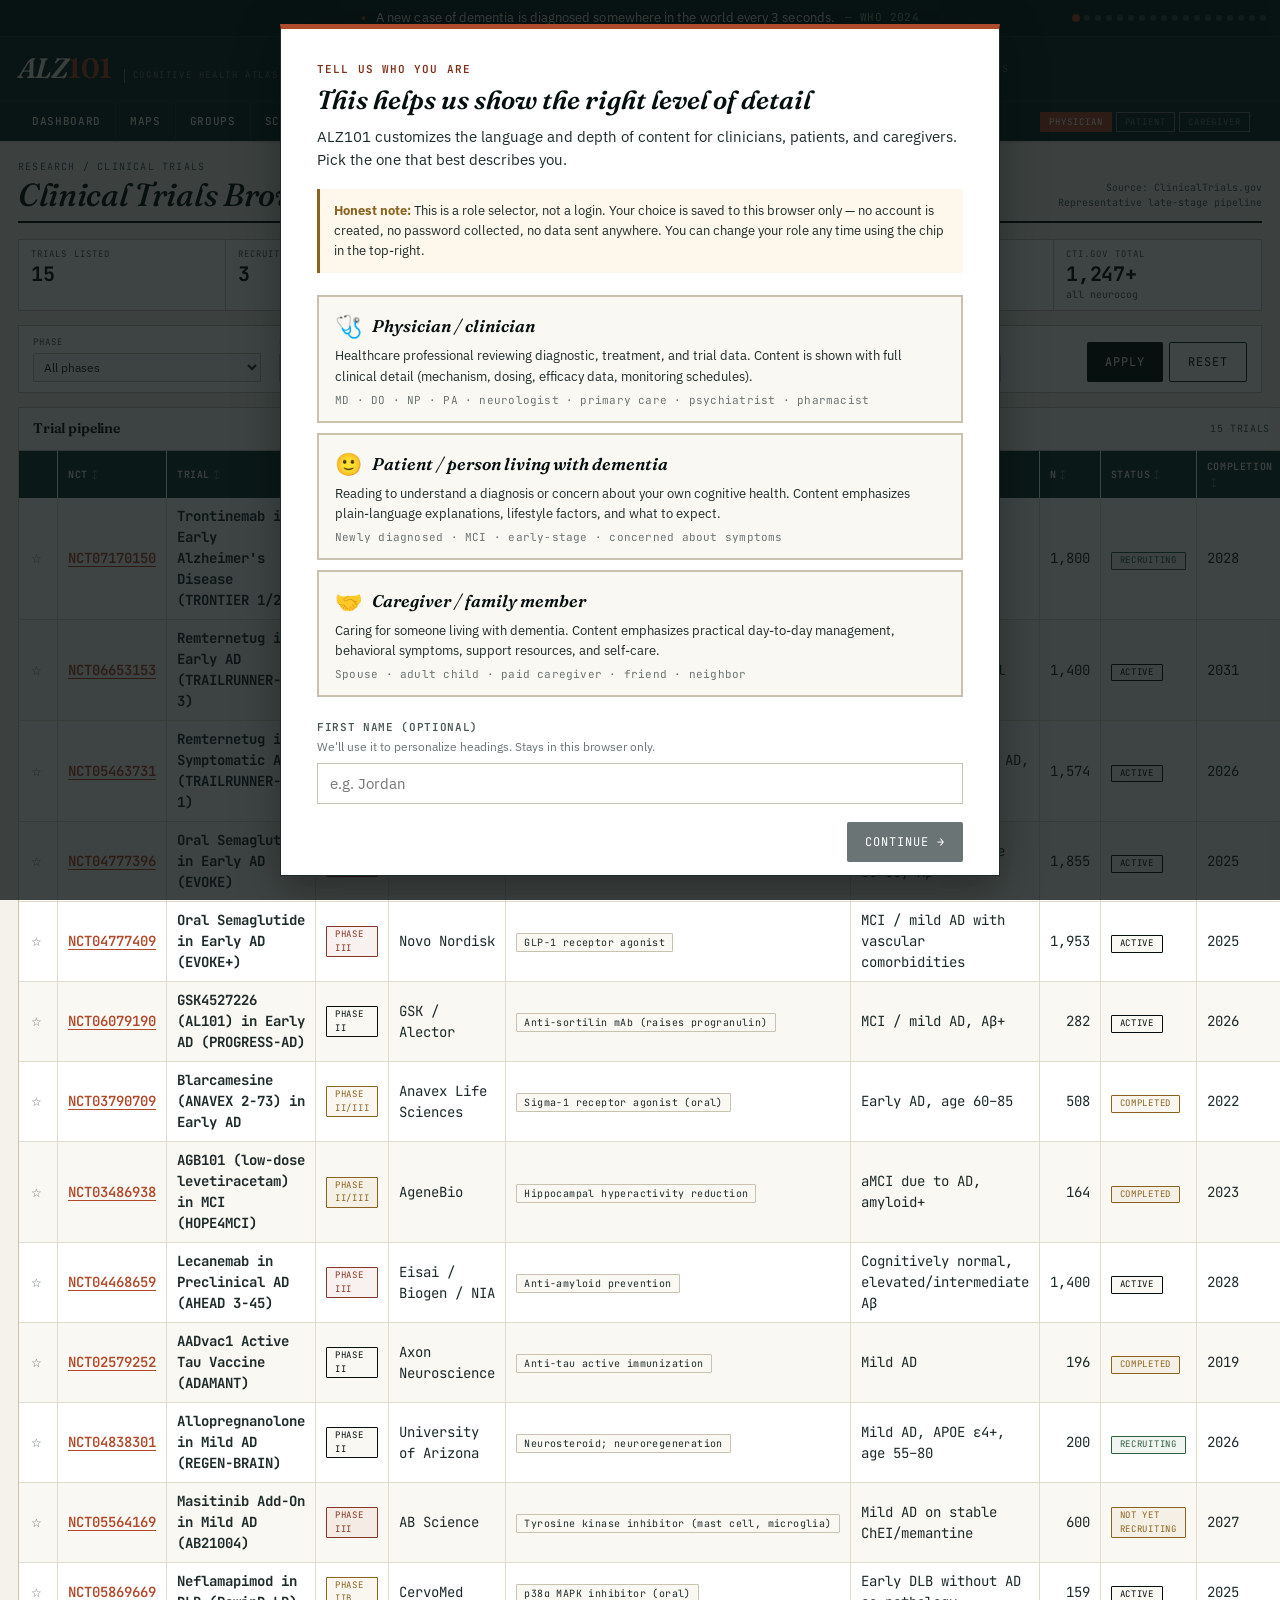
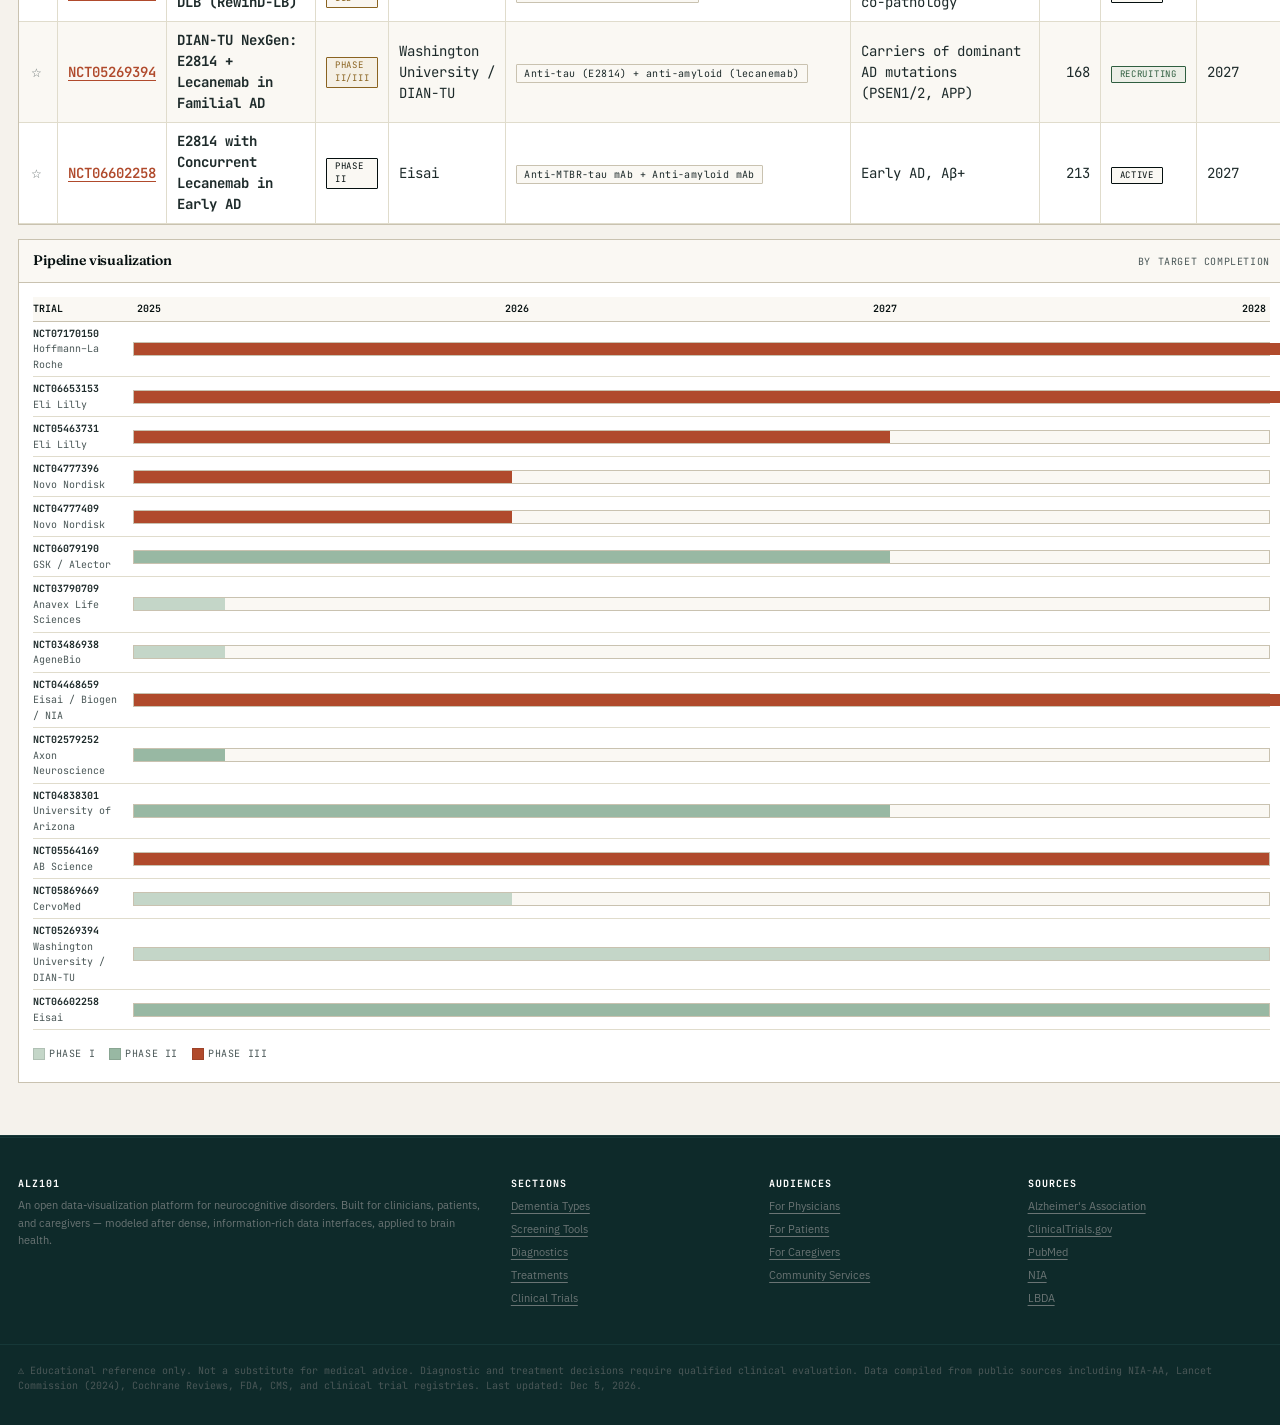
<file: trials.html>
<!DOCTYPE html>
<html lang="en">
<head>
  <meta charset="UTF-8" />
  <meta name="viewport" content="width=device-width, initial-scale=1.0" />
  <title>Clinical Trials · ALZ101</title>
  <link rel="stylesheet" href="css/styles.css" />
</head>
<body>
  <main class="page">
    <div class="page-head">
      <div>
        <div class="breadcrumb">Research / Clinical Trials</div>
        <h1>Clinical Trials Browser</h1>
      </div>
      <div class="meta">
        Source: ClinicalTrials.gov<br/>
        Representative late-stage pipeline
      </div>
    </div>

    <!-- Stat strip -->
    <div class="stat-strip" id="trialStats"></div>

    <!-- Filter bar -->
    <div class="filter-bar">
      <div class="filter-group">
        <label>Phase</label>
        <select id="filterPhase">
          <option value="all">All phases</option>
          <option value="I">Phase I</option>
          <option value="II">Phase II</option>
          <option value="III">Phase III</option>
        </select>
      </div>
      <div class="filter-group">
        <label>Status</label>
        <select id="filterStatus">
          <option value="all">All</option>
          <option value="Recruiting">Recruiting</option>
          <option value="Active">Active</option>
          <option value="Active, not recruiting">Active, not recruiting</option>
        </select>
      </div>
      <div class="filter-group">
        <label>Mechanism</label>
        <select id="filterMech">
          <option value="all">All</option>
          <option value="amyloid">Anti-amyloid</option>
          <option value="tau">Anti-tau</option>
          <option value="GLP-1">Metabolic / GLP-1</option>
          <option value="Sigma">Sigma-1 / Other</option>
          <option value="vaccine">Active vaccines</option>
        </select>
      </div>
      <div class="filter-group">
        <label>Search</label>
        <input id="filterSearch" type="text" placeholder="Sponsor, target, NCT…" />
      </div>
      <div class="filter-actions">
        <button class="btn" id="apply">Apply</button>
        <button class="btn btn-ghost" id="reset">Reset</button>
      </div>
    </div>

    <div class="grid-sidebar">
      <!-- Main: trials table + pipeline timeline -->
      <div>
        <div class="panel">
          <div class="panel-head">
            <h2>Trial pipeline</h2>
            <div class="panel-actions"><span class="muted" id="trialCount">—</span></div>
          </div>
          <div class="panel-body tight">
            <table class="data-table">
              <thead>
                <tr>
                  <th style="width:28px;" data-sort="off"></th>
                  <th>NCT</th>
                  <th>Trial</th>
                  <th>Phase</th>
                  <th>Sponsor</th>
                  <th>Mechanism / Target</th>
                  <th>Population</th>
                  <th class="num">N</th>
                  <th>Status</th>
                  <th>Completion</th>
                </tr>
              </thead>
              <tbody id="trialRows"></tbody>
            </table>
          </div>
        </div>

        <!-- Pipeline phase chart -->
        <div class="panel" style="margin-top:14px;">
          <div class="panel-head">
            <h2>Pipeline visualization</h2>
            <div class="panel-actions"><span class="muted">By target completion</span></div>
          </div>
          <div class="panel-body">
            <div class="trial-timeline" id="trialTimeline"></div>
            <div class="legend" style="margin-top:10px;">
              <span class="legend-item"><span class="swatch" style="background:#c4d6c8;"></span>Phase I</span>
              <span class="legend-item"><span class="swatch" style="background:#98b8a3;"></span>Phase II</span>
              <span class="legend-item"><span class="swatch" style="background:var(--accent);"></span>Phase III</span>
            </div>
          </div>
        </div>
      </div>

      <!-- Sidebar -->
      <div>
        <div class="aside-panel">
          <div class="ap-head">For patients & families</div>
          <div class="ap-body">
            <p class="ap-line"><b>Want to participate in research?</b></p>
            <p class="ap-line">Talk to your neurologist or memory clinic. Most academic centers have a research coordinator.</p>
            <p class="ap-line">National registries:</p>
            <ul style="padding-left:16px; font-size:11px; line-height:1.7;">
              <li><b>TrialMatch</b> — Alzheimer's Association</li>
              <li><b>Brain Health Registry</b> — UCSF</li>
              <li><b>APT Webstudy</b> — USC</li>
              <li><b>GeneMatch</b> — for APOE-based trials</li>
            </ul>
            <p class="ap-line muted">Most trials reimburse travel. Many are virtual / decentralized.</p>
          </div>
        </div>

        <div class="aside-panel">
          <div class="ap-head">Therapeutic landscape (2026)</div>
          <div class="ap-body">
            <p class="ap-line"><b>Anti-amyloid</b> — first generation (lecanemab, donanemab) approved; next-gen (trontinemab, remternetug) entering pivotal readouts.</p>
            <p class="ap-line"><b>Anti-tau</b> — antibodies (E2814, JNJ-2056) and active vaccines (AADvac1) in Ph 2/3.</p>
            <p class="ap-line"><b>Metabolic</b> — GLP-1 agonists (semaglutide EVOKE) testing dementia repurposing hypothesis.</p>
            <p class="ap-line"><b>DLB-specific</b> — neflamapimod (p38α) showing functional benefits.</p>
          </div>
        </div>

        <div class="aside-panel">
          <div class="ap-head">Eligibility commonalities</div>
          <div class="ap-body">
            <p class="ap-line">Most early-AD trials require:</p>
            <ul style="padding-left:16px; font-size:11px; line-height:1.7;">
              <li>Aβ confirmation (PET or CSF p-tau217)</li>
              <li>MMSE 22–28 or CDR 0.5–1</li>
              <li>Stable medications ≥4 wk</li>
              <li>MRI without significant micro-bleeds</li>
              <li>Reliable study partner</li>
            </ul>
          </div>
        </div>
      </div>
    </div>

  </main>

  <script src="data/nv-data.js"></script>
  <script src="js/layout.js"></script>
  <script src="js/role-gate.js"></script>
  <script src="js/medical-terms.js"></script>
  
  <script src="js/watchlist.js"></script>
  <script src="js/sortable.js"></script>
  <script src="data/nv-evidence.js"></script>
  <script src="js/ask-evidence.js"></script>
  <script>
    NV_LAYOUT.mount('trials');
    NV_ROLE.maybeGate();

    // Stat strip
    const total = NV_DATA.trials.length;
    const recruiting = NV_DATA.trials.filter(t => t.status === 'Recruiting').length;
    const phase3 = NV_DATA.trials.filter(t => t.phase === 'III').length;
    const totalN = NV_DATA.trials.reduce((s, t) => s + t.n, 0);
    const countries = new Set(NV_DATA.trials.flatMap(t => [t.countries])).size;
    const sponsors = new Set(NV_DATA.trials.map(t => t.sponsor)).size;
    document.getElementById('trialStats').innerHTML = `
      <div class="stat-cell"><div class="stat-label">TRIALS LISTED</div><div class="stat-value">${total}</div></div>
      <div class="stat-cell"><div class="stat-label">RECRUITING</div><div class="stat-value">${recruiting}</div></div>
      <div class="stat-cell"><div class="stat-label">PHASE 3</div><div class="stat-value">${phase3}</div></div>
      <div class="stat-cell"><div class="stat-label">PARTICIPANTS (N)</div><div class="stat-value">${totalN.toLocaleString()}</div></div>
      <div class="stat-cell"><div class="stat-label">UNIQUE SPONSORS</div><div class="stat-value">${sponsors}</div></div>
      <div class="stat-cell"><div class="stat-label">CTI.GOV TOTAL</div><div class="stat-value">1,247+</div><div class="stat-detail muted">all neurocog</div></div>
    `;

    // Renderers
    function statusPill(s) {
      if (s === 'Recruiting') return '<span class="pill pill-pos">Recruiting</span>';
      if (s.startsWith('Active')) return '<span class="pill pill-info">Active</span>';
      return '<span class="pill pill-watch">' + s + '</span>';
    }
    function phasePill(p) {
      const cls = p === 'III' ? 'pill-conc' : (p === 'II' ? 'pill-info' : 'pill-watch');
      return '<span class="pill ' + cls + '">Phase ' + p + '</span>';
    }

    function renderTable(rows) {
      document.getElementById('trialCount').textContent = rows.length + ' trials';
      document.getElementById('trialRows').innerHTML = rows.map(t => `
        <tr>
          <td><span data-pin-tag="TRIAL" data-pin-id="${t.nct}" data-pin-name="${t.title}" data-pin-url="trials.html"></span></td>
          <td class="id-cell"><a href="https://clinicaltrials.gov/study/${t.nct}" target="_blank">${t.nct}</a></td>
          <td><b>${t.title}</b></td>
          <td>${phasePill(t.phase)}</td>
          <td>${t.sponsor}</td>
          <td><span class="chip">${t.target}</span></td>
          <td class="muted">${t.population}</td>
          <td class="num">${t.n.toLocaleString()}</td>
          <td>${statusPill(t.status)}</td>
          <td class="mono">${t.completion}</td>
        </tr>
      `).join('');
      if (window.NV_SORT) NV_SORT.refresh();
      if (window.NV_WL) NV_WL.attachAll();
    }

    function renderTimeline(rows) {
      const minYear = 2025;
      const maxYear = 2028;
      const span = maxYear - minYear;
      const tl = rows.map(t => {
        const end = parseInt(t.completion) || maxYear;
        const startYear = 2024;
        const left = ((startYear - minYear) / span) * 100;
        const width = Math.max(8, ((end - startYear) / span) * 100);
        return `
          <div class="ttl-row">
            <div><b>${t.nct.slice(0, 11)}</b><br/><span class="muted">${t.sponsor}</span></div>
            <div class="ttl-bar phase-${t.phase === 'III' ? '3' : (t.phase === 'II' ? '2' : '1')}" title="${t.title}: through ${t.completion}">
              <span style="margin-left:${Math.max(0,left)}%; width:${width}%;"></span>
            </div>
          </div>
        `;
      }).join('');
      document.getElementById('trialTimeline').innerHTML = `
        <div class="ttl-row" style="border-bottom:1px solid var(--rule); font-weight:600; color:var(--ink-primary); background:var(--bg-cell);">
          <div>TRIAL</div>
          <div style="display:flex; justify-content:space-between; padding:0 4px;">
            <span>2025</span><span>2026</span><span>2027</span><span>2028</span>
          </div>
        </div>
        ${tl}
      `;
    }

    function applyFilters() {
      const phase = document.getElementById('filterPhase').value;
      const status = document.getElementById('filterStatus').value;
      const mech = document.getElementById('filterMech').value;
      const q = document.getElementById('filterSearch').value.toLowerCase().trim();

      let rows = NV_DATA.trials.slice();
      if (phase !== 'all') rows = rows.filter(r => r.phase === phase);
      if (status !== 'all') rows = rows.filter(r => r.status === status || (status === 'Active' && r.status.startsWith('Active')));
      if (mech !== 'all') {
        const map = {
          'amyloid': /amyloid|aβ|protofibril|plaque/i,
          'tau': /tau/i,
          'GLP-1': /glp|semaglu/i,
          'Sigma': /sigma|p38|kinase|free radical|levetirac/i,
          'vaccine': /vaccine|immuniz/i
        };
        const re = map[mech];
        if (re) rows = rows.filter(r => re.test(r.target) || re.test(r.title));
      }
      if (q) {
        rows = rows.filter(r =>
          r.nct.toLowerCase().includes(q) ||
          r.title.toLowerCase().includes(q) ||
          r.sponsor.toLowerCase().includes(q) ||
          r.target.toLowerCase().includes(q)
        );
      }
      renderTable(rows);
      renderTimeline(rows);
    }

    document.getElementById('apply').addEventListener('click', applyFilters);
    document.getElementById('filterSearch').addEventListener('input', applyFilters);
    document.getElementById('reset').addEventListener('click', () => {
      document.getElementById('filterPhase').value = 'all';
      document.getElementById('filterStatus').value = 'all';
      document.getElementById('filterMech').value = 'all';
      document.getElementById('filterSearch').value = '';
      applyFilters();
    });

    renderTable(NV_DATA.trials);
    renderTimeline(NV_DATA.trials);
  </script>
</body>
</html>
</file>
<file: css/styles.css>
/* ============================================
   NeuroViz — Clinical Visualization Platform
   Aesthetic: Data-dense editorial-clinical
   ============================================ */

@import url('https://fonts.googleapis.com/css2?family=Fraunces:opsz,wght@9..144,400;9..144,500;9..144,600;9..144,700&family=IBM+Plex+Sans:wght@300;400;500;600;700&family=JetBrains+Mono:wght@400;500;600&display=swap');

:root {
  /* Palette — clinical with editorial warmth
     SENIOR ACCESSIBILITY pass: inks darkened, rules thicker.
     Body text contrast on bg-canvas now ≥10:1 (AAA);
     muted contrast ≥7:1 (AAA); faint ≥4.5:1 (AA). */
  --bg-canvas:        #f5f2ec;
  --bg-paper:         #ffffff;
  --bg-rail:          #0e2a2a;
  --bg-rail-deep:     #082020;
  --bg-strip:         #163838;
  --bg-cell:          #faf8f3;

  --ink-primary:      #050f0f;        /* darkened from #0a1f1f */
  --ink-body:         #1d2a2a;        /* darkened from #2a3838 */
  --ink-muted:        #4a5757;        /* darkened from #6b7878 → AAA on canvas */
  --ink-faint:        #6a7474;        /* darkened from #9aa5a5 → now passes AA */
  --ink-inverse:      #f0ece0;

  --rule:             #c9c2b0;        /* thicker visible than #d8d3c4 */
  --rule-soft:        #e0dccc;
  --rule-strong:      #1d2a2a;

  --accent:           #b04a2c;        /* deepened terracotta for higher contrast */
  --accent-deep:      #7d3018;
  --accent-soft:      #f0d9cd;

  --signal-positive:  #2f5e3f;        /* deepened from #4a7c59 */
  --signal-watch:     #8a6320;        /* deepened from #b8893d */
  --signal-concern:   #843726;        /* deepened from #a44d3a */
  --signal-critical:  #4a1310;        /* deepened from #6b1f1a */

  /* Severity gradient (mild → severe) */
  --sev-0: #e8e0d2;
  --sev-1: #d4c8a8;
  --sev-2: #c4a373;
  --sev-3: #b87a4a;
  --sev-4: #9a4f30;
  --sev-5: #6b1f1a;

  /* Type swatches for dementia categories */
  --type-ad:    #6b1f1a;
  --type-vasc:  #2d5a7a;
  --type-lewy:  #5a4a7a;
  --type-ftd:   #7a4a2d;
  --type-mixed: #4a4a4a;
  --type-park:  #2d6b5a;
  --type-other: #8a7a4a;

  --shadow-1: 0 1px 0 rgba(10,31,31,.05), 0 1px 2px rgba(10,31,31,.08);
  --shadow-2: 0 2px 4px rgba(10,31,31,.08), 0 4px 12px rgba(10,31,31,.10);

  --font-display: 'Fraunces', Georgia, serif;
  --font-body:    'IBM Plex Sans', -apple-system, sans-serif;
  --font-mono:    'JetBrains Mono', 'Courier New', monospace;

  /* Senior-friendly base type scale.
     Bumped from 13px → 16px base. All "tiny" / "muted" sizes also
     bumped proportionally so they remain legible. */
  --fs-base:   16px;
  --fs-small:  14px;
  --fs-tiny:   12px;
  --fs-mono:   13px;
}

* { box-sizing: border-box; margin: 0; padding: 0; }

html, body {
  font-family: var(--font-body);
  font-size: var(--fs-base);
  line-height: 1.55;
  color: var(--ink-body);
  background: var(--bg-canvas);
  -webkit-font-smoothing: antialiased;
  text-rendering: optimizeLegibility;
}

a {
  color: var(--accent-deep);
  text-decoration: underline;
  text-underline-offset: 3px;
  text-decoration-thickness: 1px;
}
a:hover {
  color: var(--accent);
  text-decoration-thickness: 2px;
}
/* Nav and brand links shouldn't be underlined — they have other visual treatment */
.brand, .primary-nav a, .user-rail a, .subnav a, .subnav button,
a.btn, a.btn-ghost, a.btn-accent {
  text-decoration: none;
}

/* ============================================
   FACT BAR — scrolling top strip with full-sentence facts
   ============================================ */
.ticker {
  background: var(--bg-rail-deep);
  color: var(--ink-inverse);
  font-family: var(--font-body);
  font-size: 13px;
  border-bottom: 1px solid var(--bg-strip);
  position: relative;
  display: flex;
  align-items: center;
  justify-content: center;
  padding: 9px 56px;
  min-height: 36px;
  overflow: hidden;
}

/* Stage holds all slots stacked on top of each other; only the active one is shown */
.ticker-stage {
  position: relative;
  flex: 1;
  text-align: center;
  min-height: 18px;
}
.ticker-slot {
  position: absolute;
  inset: 0;
  display: flex;
  align-items: center;
  justify-content: center;
  white-space: nowrap;
  overflow: hidden;
  text-overflow: ellipsis;
  opacity: 0;
  transition: opacity 0.55s ease;
  pointer-events: none;
}
.ticker-slot.is-active {
  opacity: 1;
  pointer-events: auto;
}

.ticker-bullet {
  color: var(--accent);
  margin-right: 10px;
  font-size: 9px;
  vertical-align: middle;
}
.ticker .fact-text {
  color: var(--ink-inverse);
  letter-spacing: 0.005em;
}
.ticker .fact-source {
  color: #6fb88d;
  font-family: var(--font-mono);
  font-size: 11px;
  margin-left: 10px;
  letter-spacing: 0.04em;
}

/* Dots: tiny progress indicators / clickable jump targets */
.ticker-dots {
  position: absolute;
  right: 14px;
  top: 50%;
  transform: translateY(-50%);
  display: flex;
  gap: 5px;
}
.ticker-dot {
  width: 6px;
  height: 6px;
  border-radius: 50%;
  background: rgba(255, 255, 255, 0.18);
  cursor: pointer;
  transition: background 0.2s, transform 0.2s;
}
.ticker-dot:hover {
  background: rgba(255, 255, 255, 0.45);
}
.ticker-dot.is-active {
  background: var(--accent);
  transform: scale(1.3);
}

@media (max-width: 700px) {
  .ticker { font-size: 12px; padding: 8px 14px; }
  .ticker-dots { display: none; }
  .ticker .fact-source { font-size: 10px; }
}

/* ============================================
   MASTHEAD
   ============================================ */
.masthead {
  background: var(--bg-rail);
  color: var(--ink-inverse);
  border-bottom: 3px double var(--bg-strip);
}
.masthead-row {
  max-width: 1480px;
  margin: 0 auto;
  padding: 10px 18px;
  display: flex;
  align-items: center;
  gap: 24px;
}
.brand {
  display: flex;
  align-items: baseline;
  gap: 8px;
  text-decoration: none;
  color: var(--ink-inverse);
}
.brand-mark {
  font-family: var(--font-display);
  font-weight: 600;
  font-size: 28px;
  letter-spacing: -0.02em;
  font-style: italic;
}
.brand-mark .accent { color: var(--accent); font-style: normal; }
.brand-tag {
  font-family: var(--font-mono);
  font-size: 9px;
  letter-spacing: 0.18em;
  text-transform: uppercase;
  color: var(--ink-faint);
  border-left: 1px solid var(--ink-faint);
  padding-left: 8px;
  margin-left: 4px;
}

.search-box {
  flex: 1;
  max-width: 340px;
  display: flex;
  background: var(--bg-rail-deep);
  border: 1px solid var(--bg-strip);
  border-radius: 2px;
  overflow: hidden;
}
.search-box input {
  flex: 1;
  background: transparent;
  border: none;
  color: var(--ink-inverse);
  padding: 6px 10px;
  font-family: var(--font-mono);
  font-size: 11px;
  outline: none;
}
.search-box input::placeholder { color: var(--ink-faint); }
.search-box button {
  background: var(--accent);
  color: white;
  border: none;
  padding: 0 12px;
  font-family: var(--font-mono);
  font-size: 10px;
  letter-spacing: 0.1em;
  cursor: pointer;
  text-transform: uppercase;
}

.user-rail {
  display: flex;
  gap: 16px;
  font-family: var(--font-mono);
  font-size: 10px;
  letter-spacing: 0.1em;
  text-transform: uppercase;
  color: var(--ink-faint);
}
.user-rail a { color: var(--ink-faint); }
.user-rail a:hover { color: var(--accent); text-decoration: none; }

/* ============================================
   PRIMARY NAV — top tab strip
   ============================================ */
.primary-nav {
  background: var(--bg-strip);
  border-bottom: 1px solid var(--rule-strong);
}
.primary-nav-inner {
  max-width: 1480px;
  margin: 0 auto;
  padding: 0 18px;
  display: flex;
  overflow-x: auto;
}
.primary-nav a {
  color: var(--ink-inverse);
  padding: 10px 14px;
  font-family: var(--font-mono);
  font-size: 11px;
  font-weight: 500;
  letter-spacing: 0.06em;
  text-transform: uppercase;
  border-right: 1px solid rgba(255,255,255,0.06);
  position: relative;
  white-space: nowrap;
  transition: background 0.12s;
}
.primary-nav a:hover {
  background: var(--bg-rail-deep);
  text-decoration: none;
  color: white;
}
.primary-nav a.is-active {
  background: var(--bg-canvas);
  color: var(--ink-primary);
}
.primary-nav a.is-active::after {
  content: '';
  position: absolute;
  left: 0; right: 0; bottom: -1px;
  height: 2px;
  background: var(--accent);
}
.primary-nav .audience-toggle {
  margin-left: auto;
  display: flex;
  align-items: center;
  gap: 4px;
  padding: 6px 12px;
  border-right: none;
}
.audience-toggle button {
  background: transparent;
  border: 1px solid var(--ink-faint);
  color: var(--ink-faint);
  padding: 3px 8px;
  font-family: var(--font-mono);
  font-size: 9px;
  letter-spacing: 0.1em;
  text-transform: uppercase;
  cursor: pointer;
  transition: all 0.12s;
}
.audience-toggle button.is-active {
  background: var(--accent);
  color: white;
  border-color: var(--accent);
}
.audience-toggle button:hover:not(.is-active) {
  border-color: var(--ink-inverse);
  color: var(--ink-inverse);
}

/* ============================================
   PAGE WRAPPER
   ============================================ */
.page {
  max-width: 1480px;
  margin: 0 auto;
  padding: 18px;
}

/* ============================================
   PAGE HEADER (each subpage)
   ============================================ */
.page-head {
  display: flex;
  align-items: flex-end;
  justify-content: space-between;
  border-bottom: 2px solid var(--ink-primary);
  padding-bottom: 10px;
  margin-bottom: 16px;
}
.page-head h1 {
  font-family: var(--font-display);
  font-weight: 500;
  font-style: italic;
  font-size: 32px;
  letter-spacing: -0.01em;
  color: var(--ink-primary);
  line-height: 1;
}
.page-head .breadcrumb {
  font-family: var(--font-mono);
  font-size: 10px;
  letter-spacing: 0.12em;
  text-transform: uppercase;
  color: var(--ink-muted);
  margin-bottom: 4px;
}
.page-head .meta {
  font-family: var(--font-mono);
  font-size: 10px;
  color: var(--ink-muted);
  text-align: right;
}

/* ============================================
   FILTER BAR
   ============================================ */
.filter-bar {
  background: var(--bg-paper);
  border: 1px solid var(--rule);
  padding: 10px 14px;
  margin-bottom: 14px;
  display: grid;
  grid-template-columns: repeat(auto-fit, minmax(140px, 1fr));
  gap: 10px 18px;
  align-items: end;
}
.filter-bar .filter-group { display: flex; flex-direction: column; gap: 3px; }
.filter-bar label {
  font-family: var(--font-mono);
  font-size: 9px;
  letter-spacing: 0.12em;
  text-transform: uppercase;
  color: var(--ink-muted);
}
.filter-bar select,
.filter-bar input {
  border: 1px solid var(--rule);
  background: var(--bg-cell);
  padding: 5px 6px;
  font-family: var(--font-body);
  font-size: 12px;
  color: var(--ink-body);
  border-radius: 1px;
}
.filter-bar select:focus,
.filter-bar input:focus {
  outline: none;
  border-color: var(--accent);
  background: white;
}
.filter-bar .filter-actions {
  display: flex;
  gap: 6px;
  justify-content: flex-end;
}
.btn {
  background: var(--ink-primary);
  color: white;
  border: none;
  padding: 10px 18px;
  min-height: 40px;
  font-family: var(--font-mono);
  font-size: 12px;
  letter-spacing: 0.08em;
  text-transform: uppercase;
  cursor: pointer;
  border-radius: 2px;
  transition: background 0.12s;
}
.btn:hover { background: var(--accent-deep); }
.btn:focus-visible {
  outline: 3px solid var(--accent);
  outline-offset: 2px;
}
.btn-ghost {
  background: transparent;
  color: var(--ink-primary);
  border: 1.5px solid var(--rule-strong);
}
.btn-ghost:hover { background: var(--ink-primary); color: white; }
.btn-accent { background: var(--accent); }
.btn-accent:hover { background: var(--accent-deep); }

/* ============================================
   SUB-NAV TABS (within sections)
   ============================================ */
.subnav {
  display: flex;
  gap: 0;
  border-bottom: 1px solid var(--rule-strong);
  margin-bottom: 14px;
  flex-wrap: wrap;
}
.subnav a, .subnav button {
  background: transparent;
  border: 1px solid transparent;
  border-bottom: none;
  padding: 6px 14px;
  font-family: var(--font-mono);
  font-size: 11px;
  letter-spacing: 0.06em;
  text-transform: uppercase;
  color: var(--ink-muted);
  cursor: pointer;
  margin-bottom: -1px;
}
.subnav a.is-active, .subnav button.is-active {
  background: var(--bg-paper);
  border-color: var(--rule-strong);
  border-bottom-color: var(--bg-paper);
  color: var(--ink-primary);
  font-weight: 600;
}
.subnav a:hover:not(.is-active), .subnav button:hover:not(.is-active) {
  color: var(--ink-primary);
  text-decoration: none;
}

/* ============================================
   GRID LAYOUTS
   ============================================ */
.grid-2 { display: grid; grid-template-columns: 1fr 1fr; gap: 14px; }
.grid-3 { display: grid; grid-template-columns: repeat(3, 1fr); gap: 14px; }
.grid-4 { display: grid; grid-template-columns: repeat(4, 1fr); gap: 14px; }
.grid-sidebar { display: grid; grid-template-columns: 1fr 320px; gap: 18px; }
.grid-main-side { display: grid; grid-template-columns: 280px 1fr; gap: 18px; }

@media (max-width: 1024px) {
  .grid-2, .grid-3, .grid-4 { grid-template-columns: 1fr; }
  .grid-sidebar, .grid-main-side { grid-template-columns: 1fr; }
}

/* ============================================
   PANEL — the basic data container
   ============================================ */
.panel {
  background: var(--bg-paper);
  border: 1px solid var(--rule);
  margin-bottom: 14px;
}
.panel-head {
  display: flex;
  justify-content: space-between;
  align-items: center;
  padding: 8px 12px;
  background: var(--bg-cell);
  border-bottom: 1px solid var(--rule);
}
.panel-head h2,
.panel-head h3 {
  font-family: var(--font-display);
  font-weight: 600;
  font-size: 14px;
  color: var(--ink-primary);
  letter-spacing: -0.01em;
}
.panel-head .panel-actions {
  display: flex;
  gap: 8px;
  font-family: var(--font-mono);
  font-size: 10px;
  letter-spacing: 0.06em;
  text-transform: uppercase;
  color: var(--ink-muted);
}
.panel-head .panel-actions a:hover { color: var(--accent); }
.panel-body { padding: 12px; }
.panel-body.tight { padding: 0; }

/* ============================================
   STAT CARDS — top dashboard
   ============================================ */
.stat-strip {
  display: grid;
  grid-template-columns: repeat(6, 1fr);
  gap: 0;
  background: var(--bg-paper);
  border: 1px solid var(--rule);
  margin-bottom: 14px;
}
.stat {
  padding: 10px 14px;
  border-right: 1px solid var(--rule);
  position: relative;
}
.stat:last-child { border-right: none; }
.stat .stat-label {
  font-family: var(--font-mono);
  font-size: 9px;
  letter-spacing: 0.12em;
  text-transform: uppercase;
  color: var(--ink-muted);
  margin-bottom: 4px;
}
.stat .stat-value {
  font-family: var(--font-display);
  font-weight: 600;
  font-size: 26px;
  color: var(--ink-primary);
  line-height: 1;
  letter-spacing: -0.02em;
}
.stat .stat-detail {
  font-family: var(--font-mono);
  font-size: 10px;
  color: var(--ink-muted);
  margin-top: 4px;
}
.stat .stat-detail.up   { color: var(--signal-positive); }
.stat .stat-detail.down { color: var(--signal-concern); }
.stat .spark {
  position: absolute;
  right: 10px; bottom: 8px;
  width: 60px; height: 24px;
  opacity: 0.6;
}
@media (max-width: 1024px) {
  .stat-strip { grid-template-columns: repeat(2, 1fr); }
  .stat { border-bottom: 1px solid var(--rule); }
}

/* ============================================
   HEATMAP — squarified treemap visualization
   ============================================ */
.heatmap-controls {
  display: flex;
  gap: 8px;
  margin-bottom: 8px;
  align-items: center;
  font-family: var(--font-mono);
  font-size: 10px;
  letter-spacing: 0.06em;
  text-transform: uppercase;
}
.heatmap-controls .label { color: var(--ink-muted); }
.heatmap-controls select {
  border: 1px solid var(--rule);
  background: white;
  padding: 3px 6px;
  font-family: var(--font-mono);
  font-size: 10px;
  text-transform: uppercase;
}

.heatmap {
  background: var(--bg-rail-deep);
  padding: 4px;
  display: grid;
  gap: 2px;
  min-height: 520px;
}
.heatmap-group {
  background: var(--bg-rail);
  padding: 18px 4px 4px;
  position: relative;
  display: grid;
  gap: 2px;
}
.heatmap-group::before {
  content: attr(data-label);
  position: absolute;
  top: 4px; left: 6px;
  font-family: var(--font-mono);
  font-size: 9px;
  letter-spacing: 0.12em;
  text-transform: uppercase;
  color: var(--ink-faint);
}
.heatmap-cell {
  display: flex;
  flex-direction: column;
  justify-content: center;
  align-items: center;
  text-align: center;
  padding: 4px;
  cursor: pointer;
  position: relative;
  overflow: hidden;
  transition: filter 0.12s, transform 0.12s;
  min-height: 40px;
  border: 1px solid rgba(0,0,0,0.15);
}
.heatmap-cell:hover {
  filter: brightness(1.18);
  z-index: 5;
  outline: 1.5px solid white;
}
.heatmap-cell .cell-name {
  font-family: var(--font-mono);
  font-weight: 600;
  font-size: 11px;
  color: white;
  text-shadow: 0 1px 2px rgba(0,0,0,0.3);
  line-height: 1.1;
}
.heatmap-cell .cell-value {
  font-family: var(--font-mono);
  font-size: 10px;
  color: rgba(255,255,255,0.85);
  margin-top: 2px;
}
.heatmap-cell.sm .cell-name { font-size: 9px; }
.heatmap-cell.sm .cell-value { display: none; }

/* Severity color classes */
.sev-0 { background: var(--sev-0); color: var(--ink-primary) !important; }
.sev-0 .cell-name, .sev-0 .cell-value { color: var(--ink-primary); text-shadow: none; }
.sev-1 { background: var(--sev-1); color: var(--ink-primary) !important; }
.sev-1 .cell-name, .sev-1 .cell-value { color: var(--ink-primary); text-shadow: none; }
.sev-2 { background: var(--sev-2); }
.sev-3 { background: var(--sev-3); }
.sev-4 { background: var(--sev-4); }
.sev-5 { background: var(--sev-5); }

/* ============================================
   DATA TABLE — dense screener-style
   ============================================ */
.data-table {
  width: 100%;
  border-collapse: collapse;
  background: var(--bg-paper);
  font-size: 12px;
}
.data-table thead th {
  background: var(--bg-strip);
  color: var(--ink-inverse);
  font-family: var(--font-mono);
  font-size: 10px;
  font-weight: 600;
  letter-spacing: 0.06em;
  text-transform: uppercase;
  padding: 7px 8px;
  text-align: left;
  border-right: 1px solid rgba(255,255,255,0.08);
  position: sticky;
  top: 0;
  cursor: pointer;
  user-select: none;
}
.data-table thead th:hover { background: var(--bg-rail); }
.data-table thead th .sort-arrow { color: var(--ink-faint); margin-left: 4px; font-size: 8px; }
.data-table tbody td {
  padding: 6px 8px;
  border-bottom: 1px solid var(--rule-soft);
  border-right: 1px solid var(--rule-soft);
  font-family: var(--font-mono);
  font-size: 11px;
  color: var(--ink-body);
}
.data-table tbody tr:nth-child(even) { background: var(--bg-cell); }
.data-table tbody tr:hover { background: var(--accent-soft); }
.data-table tbody td.num { text-align: right; }
.data-table tbody td.tag {
  font-family: var(--font-mono);
  font-size: 10px;
  letter-spacing: 0.04em;
}
.data-table tbody td.id-cell {
  font-family: var(--font-mono);
  font-weight: 600;
  color: var(--accent);
}
.data-table tbody td.id-cell a { color: var(--accent); }

/* Severity pill */
.pill {
  display: inline-block;
  padding: 1px 8px;
  font-family: var(--font-mono);
  font-size: 9px;
  letter-spacing: 0.08em;
  text-transform: uppercase;
  border-radius: 1px;
  border: 1px solid;
}
.pill-pos    { color: var(--signal-positive); border-color: var(--signal-positive); background: rgba(74,124,89,0.08); }
.pill-watch  { color: var(--signal-watch);    border-color: var(--signal-watch);    background: rgba(184,137,61,0.08); }
.pill-conc   { color: var(--signal-concern);  border-color: var(--signal-concern);  background: rgba(164,77,58,0.08); }
.pill-crit   { color: var(--signal-critical); border-color: var(--signal-critical); background: rgba(107,31,26,0.08); }
.pill-info   { color: var(--ink-primary);     border-color: var(--ink-primary);     background: var(--bg-cell); }

/* Type chips */
.type-chip {
  display: inline-block;
  padding: 1px 6px;
  font-family: var(--font-mono);
  font-size: 9px;
  letter-spacing: 0.06em;
  color: white;
  border-radius: 1px;
}
.type-ad    { background: var(--type-ad); }
.type-vasc  { background: var(--type-vasc); }
.type-lewy  { background: var(--type-lewy); }
.type-ftd   { background: var(--type-ftd); }
.type-mixed { background: var(--type-mixed); }
.type-park  { background: var(--type-park); }
.type-other { background: var(--type-other); }

/* ============================================
   NEWS LIST
   ============================================ */
.news-list { background: var(--bg-paper); border: 1px solid var(--rule); }
.news-row {
  display: grid;
  grid-template-columns: 80px 1fr 90px 70px;
  padding: 8px 12px;
  border-bottom: 1px solid var(--rule-soft);
  font-size: 12px;
  align-items: baseline;
  gap: 12px;
}
.news-row:last-child { border-bottom: none; }
.news-row:hover { background: var(--bg-cell); }
.news-row .news-time {
  font-family: var(--font-mono);
  font-size: 10px;
  color: var(--ink-muted);
  letter-spacing: 0.04em;
}
.news-row .news-title {
  color: var(--ink-primary);
  font-weight: 500;
  line-height: 1.3;
}
.news-row .news-title a { color: var(--ink-primary); }
.news-row .news-title a:hover { color: var(--accent); }
.news-row .news-source {
  font-family: var(--font-mono);
  font-size: 10px;
  color: var(--ink-muted);
  text-transform: uppercase;
  letter-spacing: 0.04em;
}
.news-row .news-cat {
  font-family: var(--font-mono);
  font-size: 9px;
  letter-spacing: 0.06em;
  text-transform: uppercase;
  color: var(--accent);
  text-align: right;
}

/* ============================================
   SIDEBAR / SECONDARY PANELS
   ============================================ */
.aside-panel {
  background: var(--bg-paper);
  border: 1px solid var(--rule);
  padding: 0;
}
.aside-panel .ap-head {
  background: var(--bg-rail);
  color: var(--ink-inverse);
  padding: 6px 12px;
  font-family: var(--font-mono);
  font-size: 10px;
  letter-spacing: 0.1em;
  text-transform: uppercase;
}
.aside-panel .ap-body { padding: 10px 12px; }
.aside-panel ul {
  list-style: none;
  font-size: 12px;
}
.aside-panel li {
  padding: 5px 0;
  border-bottom: 1px dashed var(--rule-soft);
  display: flex;
  justify-content: space-between;
  gap: 10px;
}
.aside-panel li:last-child { border-bottom: none; }
.aside-panel li .item-name { color: var(--ink-body); }
.aside-panel li .item-val {
  font-family: var(--font-mono);
  font-size: 11px;
  color: var(--ink-muted);
}

/* ============================================
   BIOMARKER GAUGE (custom)
   ============================================ */
.gauge {
  position: relative;
  height: 18px;
  background: linear-gradient(to right,
    var(--sev-0) 0%, var(--sev-1) 20%, var(--sev-2) 40%,
    var(--sev-3) 60%, var(--sev-4) 80%, var(--sev-5) 100%);
  border-radius: 1px;
  margin: 4px 0;
  border: 1px solid var(--rule);
}
.gauge-needle {
  position: absolute;
  top: -3px; bottom: -3px;
  width: 2px;
  background: var(--ink-primary);
  border: 1px solid white;
}
.gauge-labels {
  display: flex;
  justify-content: space-between;
  font-family: var(--font-mono);
  font-size: 9px;
  color: var(--ink-muted);
  letter-spacing: 0.08em;
  text-transform: uppercase;
}

/* ============================================
   QUIZ / SCREENER FORM
   ============================================ */
.screener-form {
  background: var(--bg-paper);
  border: 1px solid var(--rule);
  padding: 0;
}
.screener-q {
  padding: 14px 18px;
  border-bottom: 1px solid var(--rule);
}
.screener-q:last-child { border-bottom: none; }
.screener-q .q-num {
  font-family: var(--font-mono);
  font-size: 10px;
  color: var(--ink-muted);
  letter-spacing: 0.1em;
  text-transform: uppercase;
}
.screener-q .q-text {
  font-family: var(--font-display);
  font-size: 16px;
  color: var(--ink-primary);
  margin: 4px 0 10px;
  font-weight: 500;
}
.screener-q .q-options {
  display: flex;
  gap: 8px;
  flex-wrap: wrap;
}
.screener-q .q-opt {
  border: 1px solid var(--rule-strong);
  background: var(--bg-cell);
  padding: 6px 14px;
  font-family: var(--font-mono);
  font-size: 11px;
  cursor: pointer;
  user-select: none;
  transition: all 0.12s;
}
.screener-q .q-opt:hover { background: var(--accent-soft); }
.screener-q .q-opt.is-selected {
  background: var(--ink-primary);
  color: white;
  border-color: var(--ink-primary);
}

.screener-result {
  background: var(--bg-rail);
  color: var(--ink-inverse);
  padding: 18px;
  border: 1px solid var(--bg-strip);
}
.screener-result .result-label {
  font-family: var(--font-mono);
  font-size: 10px;
  letter-spacing: 0.1em;
  text-transform: uppercase;
  color: var(--ink-faint);
}
.screener-result .result-score {
  font-family: var(--font-display);
  font-size: 48px;
  font-weight: 600;
  line-height: 1;
  margin: 6px 0;
}
.screener-result .result-text { font-size: 13px; line-height: 1.5; }

/* ============================================
   BRAIN DIAGRAM / SVG ART
   ============================================ */
.brain-container {
  background: var(--bg-rail);
  padding: 20px;
  display: flex;
  justify-content: center;
  align-items: center;
}
.brain-container svg { max-width: 100%; height: auto; }

/* ============================================
   PROSE / CONTENT PANELS
   ============================================ */
.prose {
  font-size: 13px;
  line-height: 1.65;
  color: var(--ink-body);
  max-width: 68ch;
}
.prose h2 {
  font-family: var(--font-display);
  font-weight: 600;
  font-size: 22px;
  color: var(--ink-primary);
  margin: 22px 0 8px;
  letter-spacing: -0.01em;
}
.prose h3 {
  font-family: var(--font-display);
  font-style: italic;
  font-size: 17px;
  color: var(--ink-primary);
  margin: 16px 0 6px;
  font-weight: 500;
}
.prose p { margin-bottom: 10px; }
.prose ul, .prose ol { margin: 6px 0 12px 22px; }
.prose li { margin-bottom: 3px; }

/* ============================================
   FOOTER
   ============================================ */
.footer {
  background: var(--bg-rail-deep);
  color: var(--ink-faint);
  margin-top: 30px;
  padding: 24px 0;
  border-top: 3px double var(--bg-strip);
}
.footer-inner {
  max-width: 1480px;
  margin: 0 auto;
  padding: 0 18px;
  display: grid;
  grid-template-columns: 2fr 1fr 1fr 1fr;
  gap: 24px;
  font-size: 11px;
}
.footer h4 {
  font-family: var(--font-mono);
  font-size: 10px;
  letter-spacing: 0.12em;
  text-transform: uppercase;
  color: var(--ink-inverse);
  margin-bottom: 8px;
}
.footer ul { list-style: none; }
.footer li { margin-bottom: 4px; }
.footer a { color: var(--ink-faint); }
.footer a:hover { color: var(--accent); }
.footer .footer-disclaimer {
  margin-top: 18px;
  padding-top: 18px;
  border-top: 1px solid var(--bg-strip);
  font-family: var(--font-mono);
  font-size: 10px;
  line-height: 1.5;
  color: var(--ink-muted);
  max-width: 1480px;
  margin-left: auto;
  margin-right: auto;
  padding-left: 18px;
  padding-right: 18px;
}

@media (max-width: 768px) {
  .footer-inner { grid-template-columns: 1fr 1fr; }
}

/* ============================================
   LEGEND
   ============================================ */
.legend {
  display: flex;
  gap: 14px;
  align-items: center;
  font-family: var(--font-mono);
  font-size: 10px;
  color: var(--ink-muted);
  letter-spacing: 0.06em;
  text-transform: uppercase;
  padding: 6px 0;
  flex-wrap: wrap;
}
.legend .swatch {
  display: inline-block;
  width: 12px; height: 12px;
  margin-right: 4px;
  vertical-align: middle;
  border: 1px solid rgba(0,0,0,0.1);
}
.legend .legend-item { display: flex; align-items: center; }

/* ============================================
   UTILITY
   ============================================ */
.mono { font-family: var(--font-mono); }
.serif { font-family: var(--font-display); }
.muted { color: var(--ink-muted); }
.tiny { font-size: 10px; }
.uppercase { text-transform: uppercase; letter-spacing: 0.08em; }
.divider {
  height: 1px;
  background: var(--rule);
  margin: 12px 0;
}
.center { text-align: center; }
.scroll-x { overflow-x: auto; }
.no-wrap { white-space: nowrap; }
.mb-0 { margin-bottom: 0; }
.mb-8 { margin-bottom: 8px; }
.mb-16 { margin-bottom: 16px; }
.mt-16 { margin-top: 16px; }

/* ============================================
   Generic chip (small inline label)
   ============================================ */
.chip {
  display: inline-block;
  padding: 1px 7px;
  font-family: var(--font-mono);
  font-size: 10px;
  letter-spacing: 0.04em;
  color: var(--ink-secondary);
  background: var(--bg-cell);
  border: 1px solid var(--rule);
  border-radius: 1px;
  white-space: nowrap;
}
.chip.chip-accent { background: var(--accent-soft); color: var(--accent-deep); border-color: var(--accent); }
.chip.chip-dark   { background: var(--ink-primary); color: white; border-color: var(--ink-primary); }

/* Tab pane container */
.tab-pane { animation: tabFade 0.15s ease-out; }
@keyframes tabFade { from { opacity: 0; transform: translateY(2px); } to { opacity: 1; transform: none; } }

/* Brain region viz */
.brain-svg { display: block; max-width: 100%; height: auto; }
.brain-svg .region {
  fill: var(--bg-cell);
  stroke: var(--ink-primary);
  stroke-width: 1;
  transition: fill 0.15s, stroke-width 0.15s;
  cursor: pointer;
}
.brain-svg .region:hover { stroke-width: 2; stroke: var(--accent); }
.brain-svg .region.is-active { stroke-width: 2.5; stroke: var(--accent); }

/* US prevalence bars */
.us-prev-row { display: grid; grid-template-columns: 60px 1fr 90px; gap: 10px; align-items: center; padding: 5px 0; font-family: var(--font-mono); font-size: 11px; border-bottom: 1px solid var(--rule-soft); }
.us-prev-bar { height: 12px; background: var(--bg-cell); border: 1px solid var(--rule); position: relative; }
.us-prev-bar > span { display: block; height: 100%; background: var(--accent); }

/* Trial timeline */
.trial-timeline { font-family: var(--font-mono); font-size: 10px; }
.trial-timeline .ttl-row { display: grid; grid-template-columns: 90px 1fr; gap: 10px; align-items: center; padding: 4px 0; border-bottom: 1px solid var(--rule-soft); }
.trial-timeline .ttl-bar { height: 14px; background: var(--bg-cell); position: relative; border: 1px solid var(--rule); }
.trial-timeline .ttl-bar > span { display:block; height: 100%; }
.trial-timeline .ttl-bar.phase-1 > span { background: #c4d6c8; }
.trial-timeline .ttl-bar.phase-2 > span { background: #98b8a3; }
.trial-timeline .ttl-bar.phase-3 > span { background: var(--accent); }

/* Caregiver toolkit cards */
.toolkit-grid { display: grid; grid-template-columns: repeat(auto-fill, minmax(260px, 1fr)); gap: 12px; }
.toolkit-card { border: 1px solid var(--rule); background: var(--bg-paper); padding: 14px; }
.toolkit-card h4 { font-family: var(--font-display); font-size: 15px; font-weight: 600; color: var(--ink-primary); margin: 0 0 6px; }
.toolkit-card .tk-meta { font-family: var(--font-mono); font-size: 10px; color: var(--ink-faint); text-transform: uppercase; letter-spacing: 0.04em; margin-bottom: 8px; }
.toolkit-card p { font-size: 12px; line-height: 1.5; margin: 0 0 8px; color: var(--ink-secondary); }
.toolkit-card .tk-cta { font-family: var(--font-mono); font-size: 11px; color: var(--accent); text-decoration: none; border-bottom: 1px solid var(--accent); }

/* Stage gauge for caregivers */
.cg-stage-gauge { display: flex; gap: 2px; margin: 6px 0; }
.cg-stage-gauge > span { flex: 1; height: 8px; background: var(--bg-cell); border: 1px solid var(--rule); }
.cg-stage-gauge > span.is-on { background: var(--accent); border-color: var(--accent); }

/* Cost-vs-coverage matrix */
.cost-cov-grid { display: grid; grid-template-columns: 1fr; gap: 8px; }
.cost-cov-row { display: grid; grid-template-columns: 200px 1fr 130px 100px; gap: 12px; align-items: center; padding: 10px; background: var(--bg-paper); border: 1px solid var(--rule); font-size: 12px; }
.cost-cov-row b { color: var(--ink-primary); }


/* ============================================
   DENSITY UPGRADES (added after build review)
   ============================================ */

/* --- Sticky chrome: ticker + masthead + primary nav stay visible on scroll --- */
.ticker { position: sticky; top: 0; z-index: 50; }
.masthead { position: sticky; top: 22px; z-index: 49; }
.primary-nav {
  position: sticky;
  top: 80px;
  z-index: 48;
  background: var(--bg-rail);
  box-shadow: 0 2px 0 rgba(0,0,0,0.08);
}
@media (max-width: 900px) {
  .masthead { position: static; }
  .primary-nav { position: static; top: auto; }
}

/* --- New treemap heatmap cells --- */
.hm-cell {
  display: flex;
  flex-direction: column;
  justify-content: center;
  align-items: center;
  text-align: center;
  text-decoration: none;
  padding: 4px;
  cursor: pointer;
  overflow: hidden;
  border: 1px solid rgba(0,0,0,0.18);
  box-sizing: border-box;
  transition: filter 0.12s, outline-width 0.06s;
  color: white;
  text-shadow: 0 1px 2px rgba(0,0,0,0.4);
}
.hm-cell:hover {
  filter: brightness(1.18);
  outline: 2px solid white;
  z-index: 5;
  text-decoration: none;
}
.hm-cell .hm-code {
  font-family: var(--font-mono);
  font-weight: 700;
  font-size: 13px;
  line-height: 1;
  letter-spacing: 0.02em;
}
.hm-cell .hm-val {
  font-family: var(--font-mono);
  font-size: 10px;
  margin-top: 2px;
  opacity: 0.92;
}
.hm-cell .hm-sub {
  font-family: var(--font-body);
  font-size: 9px;
  margin-top: 2px;
  opacity: 0.78;
  text-transform: uppercase;
  letter-spacing: 0.04em;
  max-width: 96%;
  white-space: nowrap;
  overflow: hidden;
  text-overflow: ellipsis;
}
/* Light cells (sev-0/1) need dark text */
.hm-cell.sev-0,
.hm-cell.sev-1 {
  color: var(--ink-primary);
  text-shadow: none;
}

/* --- Sortable table indicators --- */
.data-table thead th.sortable { cursor: pointer; }
.data-table thead th.sortable:hover { background: var(--bg-rail); }
.data-table thead th .sort-arrow {
  display: inline-block;
  margin-left: 4px;
  color: rgba(255,255,255,0.35);
  font-size: 9px;
}
.data-table thead th.is-sorted { background: var(--bg-rail-deep); }
.data-table thead th.is-sorted .sort-arrow {
  color: var(--accent);
}

/* --- Senior-friendly density --- */
.data-table tbody td { padding: 8px 10px; font-size: 14px; line-height: 1.5; }
.data-table thead th { padding: 8px 10px; }
.panel-body { padding: 14px; }
.panel-head { padding: 10px 14px; }

/* --- Stat cells: bold mono numbers, compact change indicators --- */
.stat-cell {
  padding: 8px 12px;
  border-right: 1px solid var(--rule);
  position: relative;
  background: var(--bg-paper);
}
.stat-cell:last-child { border-right: none; }
.stat-cell .stat-label {
  font-family: var(--font-mono);
  font-size: 9px;
  letter-spacing: 0.12em;
  text-transform: uppercase;
  color: var(--ink-muted);
  margin-bottom: 2px;
}
.stat-cell .stat-value {
  font-family: var(--font-mono);
  font-weight: 700;
  font-size: 20px;
  color: var(--ink-primary);
  line-height: 1.05;
  letter-spacing: -0.01em;
}
.stat-cell .stat-detail {
  font-family: var(--font-mono);
  font-size: 10px;
  color: var(--ink-muted);
  margin-top: 2px;
}
.stat-cell .stat-detail.up   { color: var(--signal-positive); }
.stat-cell .stat-detail.up::before   { content: '▲ '; font-size: 8px; }
.stat-cell .stat-detail.down { color: var(--signal-concern); }
.stat-cell .stat-detail.down::before { content: '▼ '; font-size: 8px; }

/* --- Filter chips (quick filter row) --- */
.chip-row {
  display: flex;
  flex-wrap: wrap;
  gap: 6px;
  padding: 8px 10px;
  background: var(--bg-paper);
  border: 1px solid var(--rule);
  border-bottom: none;
}
.chip-btn {
  font-family: var(--font-mono);
  font-size: 10px;
  letter-spacing: 0.04em;
  text-transform: uppercase;
  padding: 4px 9px;
  background: var(--bg-cell);
  color: var(--ink-body);
  border: 1px solid var(--rule);
  border-radius: 1px;
  cursor: pointer;
  transition: all 0.1s;
}
.chip-btn:hover { background: var(--accent-soft); border-color: var(--accent); color: var(--accent-deep); }
.chip-btn.is-active {
  background: var(--ink-primary);
  border-color: var(--ink-primary);
  color: white;
}

/* --- Quick-jump keyboard help overlay --- */
.kbd-overlay {
  position: fixed;
  inset: 0;
  background: rgba(10, 31, 31, 0.6);
  z-index: 100;
  display: none;
  align-items: center;
  justify-content: center;
  font-family: var(--font-body);
}
.kbd-overlay.is-open { display: flex; }
.kbd-overlay .kbd-card {
  background: var(--bg-paper);
  border: 1px solid var(--rule-strong);
  padding: 24px 28px;
  max-width: 520px;
  box-shadow: var(--shadow-2);
}
.kbd-overlay h3 {
  font-family: var(--font-display);
  font-weight: 600;
  font-size: 18px;
  color: var(--ink-primary);
  margin-bottom: 14px;
  border-bottom: 1px solid var(--rule);
  padding-bottom: 8px;
}
.kbd-overlay .kbd-row {
  display: grid;
  grid-template-columns: 110px 1fr;
  gap: 12px;
  padding: 5px 0;
  font-size: 13px;
}
.kbd-overlay kbd {
  font-family: var(--font-mono);
  font-size: 11px;
  background: var(--bg-cell);
  border: 1px solid var(--rule);
  padding: 1px 6px;
  border-radius: 2px;
  color: var(--ink-primary);
  margin-right: 4px;
}

/* --- Search results dropdown (masthead) --- */
.search-results {
  position: absolute;
  top: 100%;
  left: 0; right: 0;
  background: var(--bg-paper);
  border: 1px solid var(--rule-strong);
  box-shadow: var(--shadow-2);
  z-index: 60;
  max-height: 60vh;
  overflow-y: auto;
  display: none;
}
.search-results.is-open { display: block; }
.search-result {
  display: grid;
  grid-template-columns: 60px 1fr 90px;
  gap: 10px;
  padding: 7px 12px;
  border-bottom: 1px solid var(--rule-soft);
  cursor: pointer;
  font-size: 12px;
  text-decoration: none;
  color: var(--ink-body);
}
.search-result:hover { background: var(--accent-soft); text-decoration: none; }
.search-result .sr-tag {
  font-family: var(--font-mono);
  font-size: 9px;
  letter-spacing: 0.06em;
  text-transform: uppercase;
  color: var(--ink-muted);
}
.search-result .sr-title { color: var(--ink-primary); }
.search-result .sr-source {
  font-family: var(--font-mono);
  font-size: 10px;
  color: var(--ink-muted);
  text-align: right;
}
.search-input-wrap { position: relative; flex: 1 1 auto; max-width: 380px; }

/* --- Numeric color cells (sens/spec etc.) --- */
.num-good   { color: var(--signal-positive); font-weight: 600; }
.num-mid    { color: var(--signal-watch);    font-weight: 600; }
.num-bad    { color: var(--signal-concern);  font-weight: 600; }

/* --- Spotlight panel (top dashboard) --- */
.spotlight {
  display: grid;
  grid-template-columns: 1fr 1fr;
  gap: 1px;
  background: var(--rule);
  border: 1px solid var(--rule);
}
.spotlight-col { background: var(--bg-paper); }
.spotlight-head {
  padding: 6px 10px;
  font-family: var(--font-mono);
  font-size: 9px;
  letter-spacing: 0.1em;
  text-transform: uppercase;
  color: var(--ink-inverse);
  background: var(--bg-strip);
}
.spotlight-row {
  display: grid;
  grid-template-columns: 60px 1fr 70px;
  gap: 8px;
  padding: 4px 10px;
  font-family: var(--font-mono);
  font-size: 11px;
  border-bottom: 1px solid var(--rule-soft);
  align-items: center;
}
.spotlight-row:nth-child(even) { background: var(--bg-cell); }
.spotlight-row .m-code { color: var(--ink-primary); font-weight: 600; }
.spotlight-row .m-name {
  color: var(--ink-body);
  white-space: nowrap;
  overflow: hidden;
  text-overflow: ellipsis;
  font-family: var(--font-body);
  font-size: 11px;
}
.spotlight-row .m-val { text-align: right; }
.spotlight-row .m-val.up   { color: var(--signal-positive); }
.spotlight-row .m-val.down { color: var(--signal-concern); }

/* --- Mini sparkline area for stats --- */
.spark-svg { display: block; }
.spark-svg path { fill: none; stroke-width: 1.5; }
.spark-svg .spark-line { stroke: var(--accent); }
.spark-svg .spark-area { fill: var(--accent); fill-opacity: 0.15; stroke: none; }


/* ============================================
   POLISH PASS — value coding, pin items, audience-aware
   ============================================ */

/* --- Value-coded numbers (sens/spec, prevalence, evidence) --- */
.v-good   { color: var(--signal-positive); font-weight: 600; }   /* ≥ 90 */
.v-mid    { color: var(--signal-watch); font-weight: 600; }      /* 75–89 */
.v-low    { color: var(--signal-concern); font-weight: 600; }    /* < 75 */
.v-na     { color: var(--ink-faint); }
td.v-good, td.v-mid, td.v-low { font-family: var(--font-mono); }

/* Cost intensity (1–4 dollar signs) */
.cost-1 { color: #4a7c59; font-weight: 600; }
.cost-2 { color: #7c8c4a; font-weight: 600; }
.cost-3 { color: #b8893d; font-weight: 600; }
.cost-4 { color: #a44d3a; font-weight: 600; }

/* --- Pin star (saved items) --- */
.pin-star {
  display: inline-block;
  width: 14px; height: 14px;
  font-size: 12px; line-height: 14px;
  color: var(--ink-faint);
  cursor: pointer;
  user-select: none;
  text-align: center;
  background: transparent;
  border: none;
  margin-right: 4px;
  transition: color 0.1s, transform 0.1s;
}
.pin-star:hover { color: var(--accent); transform: scale(1.15); }
.pin-star.is-pinned { color: var(--accent); }
.pin-star::before { content: '☆'; }
.pin-star.is-pinned::before { content: '★'; }

/* Pinned items panel on dashboard */
.watchlist-empty {
  padding: 16px 12px;
  text-align: center;
  color: var(--ink-faint);
  font-size: 11px;
  line-height: 1.6;
}
.watchlist-empty .mono { color: var(--ink-muted); }
.watchlist-row {
  display: grid;
  grid-template-columns: 24px 1fr auto;
  gap: 8px;
  padding: 5px 10px;
  font-family: var(--font-mono);
  font-size: 11px;
  border-bottom: 1px solid var(--rule-soft);
  align-items: center;
}
.watchlist-row:hover { background: var(--bg-cell); }
.watchlist-row .wl-tag {
  font-size: 8px;
  padding: 1px 4px;
  background: var(--bg-rail);
  color: white;
  letter-spacing: 0.06em;
}
.watchlist-row .wl-name {
  font-family: var(--font-body);
  color: var(--ink-primary);
  overflow: hidden;
  text-overflow: ellipsis;
  white-space: nowrap;
}
.watchlist-row .wl-rm {
  color: var(--ink-faint);
  cursor: pointer;
  background: none;
  border: none;
  font-size: 14px;
  padding: 0 4px;
}
.watchlist-row .wl-rm:hover { color: var(--accent); }

/* --- Audience-aware visibility (CSS-only) --- */
body[data-audience="phys"] .aud-pat,
body[data-audience="phys"] .aud-care,
body[data-audience="pat"]  .aud-phys,
body[data-audience="pat"]  .aud-care,
body[data-audience="care"] .aud-phys,
body[data-audience="care"] .aud-pat {
  display: none !important;
}

/* Audience-tagged panel banners */
.audience-banner {
  font-family: var(--font-mono);
  font-size: 10px;
  letter-spacing: 0.06em;
  text-transform: uppercase;
  padding: 4px 10px;
  color: white;
  display: inline-block;
}
.audience-banner.phys { background: #2d5a7a; }
.audience-banner.pat  { background: #4a7c59; }
.audience-banner.care { background: var(--accent); }

/* --- Live clock in masthead --- */
.nv-clock {
  font-family: var(--font-mono);
  font-size: 10px;
  color: var(--ink-faint);
  letter-spacing: 0.06em;
  margin-left: 12px;
  white-space: nowrap;
}
.nv-clock .clock-time { color: var(--ink-inverse); font-weight: 500; }
.nv-clock .clock-pulse {
  display: inline-block;
  width: 6px; height: 6px;
  background: #6fb88d;
  border-radius: 50%;
  margin-right: 4px;
  vertical-align: middle;
  animation: pulse-dot 2s ease-in-out infinite;
}
@keyframes pulse-dot { 0%,100% { opacity:1 } 50% { opacity:0.3 } }

/* --- Spotlight rows w/ inline bars --- */
.spotlight-row.with-bar { grid-template-columns: 50px 1fr 50px 60px; }
.spotlight-row .m-bar {
  height: 6px;
  background: var(--bg-cell);
  border: 1px solid var(--rule-soft);
  position: relative;
}
.spotlight-row .m-bar > span {
  display: block;
  height: 100%;
  background: var(--accent);
}

/* --- News page category color stripes --- */
.news-row { position: relative; padding-left: 14px; }
.news-row::before {
  content: '';
  position: absolute;
  left: 0; top: 0; bottom: 0;
  width: 4px;
  background: var(--ink-faint);
}
.news-row[data-cat="Trials"]::before    { background: #4a7c8c; }
.news-row[data-cat="Regulatory"]::before { background: #a44d3a; }
.news-row[data-cat="Policy"]::before    { background: #b8893d; }
.news-row[data-cat="Research"]::before  { background: #4a7c59; }
.news-row[data-cat="Treatment"]::before { background: var(--accent); }
.news-row[data-cat="Diagnostics"]::before { background: #5a7a4a; }
.news-row[data-cat="Care"]::before      { background: #7a4a8a; }
.news-row[data-cat="Genetics"]::before  { background: #6b1f1a; }
.news-row[data-cat="Caregiving"]::before { background: var(--accent-deep); }

/* --- Compact footer --- */
.footer { background: var(--bg-rail); color: var(--ink-inverse); margin-top: 20px; }
.footer-inner {
  max-width: 1480px;
  margin: 0 auto;
  padding: 14px 18px;
  display: grid;
  grid-template-columns: 2fr 1fr 1fr 1fr;
  gap: 24px;
  font-size: 11px;
}
.footer h4 { font-family: var(--font-mono); font-size: 10px; letter-spacing: 0.1em; text-transform: uppercase; margin-bottom: 6px; color: white; }
.footer ul { list-style: none; }
.footer li { padding: 1px 0; }
.footer a { color: var(--ink-faint); }
.footer a:hover { color: var(--accent); }
.footer-disclaimer {
  max-width: 1480px;
  margin: 0 auto;
  padding: 8px 18px;
  font-size: 10px;
  color: var(--ink-faint);
  border-top: 1px solid var(--bg-strip);
  font-family: var(--font-mono);
}

/* --- Dense type-table for groups page --- */
.dt-types-row td.dt-name { font-family: var(--font-display); font-style: italic; font-weight: 500; color: var(--ink-primary); }
.dt-types-row td.dt-features { font-size: 11px; color: var(--ink-muted); white-space: nowrap; overflow: hidden; text-overflow: ellipsis; max-width: 320px; }
.dt-types-row td.dt-stage-bar { width: 100px; }
.dt-stage-bar .bar-track {
  height: 8px;
  background: linear-gradient(to right, var(--sev-0), var(--sev-1), var(--sev-2), var(--sev-3), var(--sev-4), var(--sev-5));
  position: relative;
  border: 1px solid var(--rule);
}
.dt-stage-bar .bar-marker {
  position: absolute;
  top: -2px; bottom: -2px;
  width: 2px;
  background: var(--ink-primary);
  border: 1px solid white;
}

/* Better hover tooltip on heatmap cells (using title attribute is browser default;
   this is a CSS overlay for richer info) */
.hm-cell { transition: outline 0.05s; }
.hm-cell:hover { outline: 2px solid white; outline-offset: -2px; z-index: 5; }

/* Click-flash highlight for any element (used by anchor jumps) */
@keyframes hl-flash {
  0% { box-shadow: 0 0 0 4px var(--accent); }
  100% { box-shadow: 0 0 0 4px transparent; }
}
.is-flash { animation: hl-flash 1.4s ease-out; }

/* External link arrow on news rows */
.news-row .ext-link {
  font-size: 10px;
  color: var(--ink-faint);
  margin-left: 4px;
  vertical-align: super;
}
.news-row a:hover + .ext-link { color: var(--accent); }

/* Stage-by-stage strip on dashboard */
.stage-strip {
  display: grid;
  grid-template-columns: 1.2fr 1fr 1.4fr;
  gap: 0;
  border: 1px solid var(--rule);
  background: var(--bg-paper);
}
.stage-block {
  padding: 14px 16px;
  border-right: 1px solid var(--rule);
  position: relative;
}
.stage-block:last-child { border-right: none; }
.stage-block .stage-band {
  position: absolute;
  top: 0; left: 0; right: 0;
  height: 4px;
}
.stage-block.stage-pre   .stage-band { background: linear-gradient(90deg, #6fb88d, #b8c993); }
.stage-block.stage-prede .stage-band { background: linear-gradient(90deg, #b8c993, #d8a85a); }
.stage-block.stage-dem   .stage-band { background: linear-gradient(90deg, #d8a85a, #a04848, #6b1f1a); }
.stage-block .stage-tag {
  font-family: var(--font-mono);
  font-size: 10px;
  letter-spacing: 0.08em;
  text-transform: uppercase;
  color: var(--ink-faint);
  margin-top: 6px;
}
.stage-block .stage-name {
  font-family: var(--font-display);
  font-size: 22px;
  font-weight: 600;
  color: var(--ink-primary);
  margin: 4px 0 6px;
  font-style: italic;
}
.stage-block .stage-meta {
  font-family: var(--font-mono);
  font-size: 10px;
  color: var(--ink-muted);
  letter-spacing: 0.04em;
  margin-bottom: 10px;
}
.stage-block .stage-yrs {
  display: inline-block;
  background: var(--bg-cell);
  padding: 2px 6px;
  border: 1px solid var(--rule);
  margin-right: 6px;
}
.stage-block h4 {
  font-family: var(--font-mono);
  font-size: 9px;
  letter-spacing: 0.08em;
  text-transform: uppercase;
  color: var(--ink-faint);
  margin: 14px 0 4px;
  font-weight: 500;
}
.stage-block ul {
  list-style: none;
  padding: 0;
  margin: 0 0 4px;
}
.stage-block li {
  font-size: 12px;
  line-height: 1.6;
  padding-left: 14px;
  position: relative;
  color: var(--ink-body);
}
.stage-block li::before {
  content: '›';
  position: absolute; left: 0;
  color: var(--accent); font-weight: bold;
}

/* Stage figures (mini stat tiles inside stage block) */
.stage-figs {
  display: grid;
  grid-template-columns: 1fr 1fr;
  gap: 6px;
  margin: 10px 0;
}
.stage-fig {
  background: var(--bg-cell);
  border: 1px solid var(--rule);
  padding: 8px 10px;
}
.stage-fig .sf-num {
  font-family: var(--font-display);
  font-size: 22px;
  font-weight: 600;
  color: var(--ink-primary);
  line-height: 1;
}
.stage-fig .sf-lbl {
  font-family: var(--font-mono);
  font-size: 9px;
  letter-spacing: 0.06em;
  text-transform: uppercase;
  color: var(--ink-muted);
  margin-top: 4px;
}

/* Ask-the-Evidence module */
.ask-evidence {
  background: var(--bg-paper);
  border: 1px solid var(--rule);
  border-left: 3px solid var(--accent);
  padding: 14px 16px;
}
.ask-evidence h3 {
  font-family: var(--font-display);
  font-weight: 600;
  font-size: 17px;
  font-style: italic;
  color: var(--ink-primary);
  margin: 0 0 4px;
}
.ask-evidence .ask-sub {
  font-size: 11px;
  color: var(--ink-muted);
  margin-bottom: 10px;
}
.ask-evidence textarea {
  width: 100%;
  border: 1px solid var(--rule);
  background: var(--bg-cell);
  font-family: var(--font-body);
  font-size: 13px;
  padding: 10px;
  resize: vertical;
  min-height: 70px;
  box-sizing: border-box;
}
.ask-evidence textarea:focus {
  outline: none;
  border-color: var(--accent);
  background: white;
}
.ask-evidence .ask-actions {
  display: flex;
  justify-content: space-between;
  align-items: center;
  margin-top: 10px;
  flex-wrap: wrap;
  gap: 8px;
}
.ask-evidence .ask-suggestions {
  display: flex;
  flex-wrap: wrap;
  gap: 6px;
  margin-top: 10px;
}
.ask-evidence .ask-suggestion {
  font-size: 11px;
  padding: 4px 8px;
  background: var(--bg-cell);
  border: 1px solid var(--rule);
  border-radius: 1px;
  cursor: pointer;
  color: var(--ink-body);
  font-family: var(--font-body);
}
.ask-evidence .ask-suggestion:hover {
  background: var(--accent-soft);
  border-color: var(--accent);
  color: var(--accent-deep);
}
.ask-evidence .ask-disclaimer {
  font-size: 10px;
  color: var(--ink-faint);
  margin-top: 8px;
  font-family: var(--font-mono);
  letter-spacing: 0.02em;
}
.ask-evidence .ask-btn {
  background: var(--accent);
  color: white;
  border: none;
  padding: 8px 16px;
  font-family: var(--font-mono);
  font-size: 11px;
  letter-spacing: 0.08em;
  text-transform: uppercase;
  cursor: pointer;
  display: inline-flex;
  align-items: center;
  gap: 6px;
  text-decoration: none;
}
.ask-evidence .ask-btn:hover { background: var(--accent-deep); text-decoration: none; }
.ask-evidence .ask-btn[disabled] { opacity: 0.45; cursor: not-allowed; }
.ask-evidence .ask-btn .arrow { font-size: 14px; }

/* ============================================
   Stage-by-stage care matrix (treatments page)
   ============================================ */
.stage-care-grid {
  display: grid;
  grid-template-columns: repeat(5, 1fr);
  gap: 1px;
  background: var(--rule);
  border: 1px solid var(--rule);
}
.stage-care-block {
  background: var(--bg-paper);
  padding: 14px 14px 18px;
  position: relative;
}
.stage-care-block .stage-band {
  position: absolute;
  top: 0; left: 0; right: 0;
  height: 4px;
}
.stage-care-block.stage-pre   .stage-band { background: linear-gradient(90deg, #6fb88d, #b8c993); }
.stage-care-block.stage-prede .stage-band { background: linear-gradient(90deg, #b8c993, #d8a85a); }
.stage-care-block.stage-mild  .stage-band { background: linear-gradient(90deg, #d8a85a, #c4a373); }
.stage-care-block.stage-mod   .stage-band { background: linear-gradient(90deg, #c4a373, #a04848); }
.stage-care-block.stage-sev   .stage-band { background: linear-gradient(90deg, #a04848, #6b1f1a); }

.stage-care-block .stage-tag {
  font-family: var(--font-mono);
  font-size: 9px;
  letter-spacing: 0.08em;
  text-transform: uppercase;
  color: var(--ink-faint);
  margin-top: 6px;
}
.stage-care-block .stage-name {
  font-family: var(--font-display);
  font-size: 16px;
  font-weight: 600;
  font-style: italic;
  color: var(--ink-primary);
  margin: 4px 0 4px;
  line-height: 1.2;
}
.stage-care-block .stage-meta {
  font-size: 11px;
  color: var(--ink-muted);
  margin-bottom: 12px;
  line-height: 1.4;
}
.stage-care-block h4 {
  font-family: var(--font-mono);
  font-size: 9px;
  letter-spacing: 0.08em;
  text-transform: uppercase;
  color: var(--ink-faint);
  font-weight: 500;
  margin: 0 0 8px;
}
.stage-care-block .care-row {
  display: flex;
  justify-content: space-between;
  align-items: baseline;
  gap: 6px;
  margin-top: 8px;
  padding-top: 8px;
  border-top: 1px solid var(--rule-soft);
}
.stage-care-block .care-row:first-of-type { border-top: none; padding-top: 0; margin-top: 0; }
.stage-care-block .care-name {
  font-family: var(--font-body);
  font-size: 12px;
  font-weight: 600;
  color: var(--ink-primary);
  flex: 1;
  line-height: 1.3;
}
.stage-care-block .care-evid {
  font-family: var(--font-mono);
  font-size: 11px;
  font-weight: 600;
  border: 1px solid currentColor;
  padding: 0 5px;
  border-radius: 1px;
  flex-shrink: 0;
}
.stage-care-block .care-detail {
  font-size: 11px;
  line-height: 1.55;
  color: var(--ink-body);
  margin-top: 3px;
}
.stage-care-block .care-detail a { color: var(--accent); }

/* Responsive: stack on narrow */
@media (max-width: 1200px) {
  .stage-care-grid { grid-template-columns: repeat(2, 1fr); }
}
@media (max-width: 720px) {
  .stage-care-grid { grid-template-columns: 1fr; }
  .stage-strip { grid-template-columns: 1fr; }
}

/* Ask modal sizing override */
#nvAskOverlay .kbd-card {
  max-width: 720px !important;
  width: 90%;
  padding: 0 !important;
  border: 1px solid var(--rule-strong);
}
#nvAskOverlay #nvAskMount { width: 100%; }
#nvAskOverlay .ask-evidence {
  border: none;
  border-left: 4px solid var(--accent);
  padding: 22px 26px;
}
#nvAskOverlay .ask-evidence h3 {
  border-bottom: 1px solid var(--rule);
  padding-bottom: 10px;
  margin-bottom: 8px;
  font-size: 19px;
}
#nvAskOverlay .ask-evidence textarea { min-height: 90px; font-size: 14px; }

/* Ensure ask-evidence inside modal stretches */
#nvAskOverlay .ask-evidence {
  display: block;
  width: 100%;
  box-sizing: border-box;
}
#nvAskOverlay .ask-evidence textarea {
  width: 100%;
  box-sizing: border-box;
}

/* ============================================
   People-grid pictogram (replaces heatmap)
   ============================================ */
.people-grid-wrap { padding: 8px 4px 4px; }
.people-headline {
  margin-bottom: 14px;
  padding-bottom: 12px;
  border-bottom: 1px solid var(--rule-soft);
}
.people-headline-text {
  font-family: var(--font-body);
  font-size: 14px;
  line-height: 1.55;
  color: var(--ink-primary);
  margin-bottom: 4px;
}
.people-headline-meta {
  font-family: var(--font-mono);
  font-size: 10px;
  letter-spacing: 0.05em;
  color: var(--ink-faint);
  text-transform: uppercase;
}
.people-grid-svg .person { cursor: pointer; }
.people-grid-svg .person:hover path {
  filter: drop-shadow(0 0 2px rgba(0,0,0,0.35));
}
.people-legend {
  display: grid;
  grid-template-columns: repeat(auto-fill, minmax(200px, 1fr));
  gap: 6px;
  margin-top: 18px;
  padding-top: 14px;
  border-top: 1px solid var(--rule-soft);
}
.people-legend-item {
  display: grid;
  grid-template-columns: 14px 1fr auto;
  gap: 8px;
  align-items: center;
  padding: 6px 8px;
  background: var(--bg-cell);
  border: 1px solid var(--rule);
  font-family: var(--font-body);
  font-size: 12px;
  cursor: pointer;
  text-align: left;
}
.people-legend-item:hover {
  background: var(--accent-soft);
  border-color: var(--accent);
}
.people-legend-item.is-active {
  background: var(--accent-soft);
  border-color: var(--accent);
  font-weight: 600;
}
.people-legend-item .legend-swatch {
  width: 14px; height: 14px;
  display: inline-block;
}
.people-legend-item .legend-name {
  color: var(--ink-primary);
  white-space: nowrap;
  overflow: hidden;
  text-overflow: ellipsis;
}
.people-legend-item .legend-count {
  font-family: var(--font-mono);
  font-size: 11px;
  font-weight: 600;
  color: var(--ink-primary);
}
.people-legend-item .legend-count .muted {
  color: var(--ink-faint);
  font-weight: 400;
}

/* ============================================
   Disease trajectory figure
   ============================================ */
.trajectory-svg { max-width: 100%; height: auto; }

/* ============================================
   Ask the Evidence — answer cards
   ============================================ */
.ask-sugg-label {
  font-family: var(--font-mono);
  font-size: 9px;
  letter-spacing: 0.08em;
  text-transform: uppercase;
  color: var(--ink-faint);
  margin: 14px 0 6px;
}
.ask-sugg-list {
  display: flex;
  flex-wrap: wrap;
  gap: 6px;
}

.ask-answer-zone { margin-top: 16px; }
.answer-card {
  background: var(--bg-cell);
  border: 1px solid var(--rule);
  border-left: 3px solid var(--accent);
  padding: 16px 18px;
  font-family: var(--font-body);
}
.answer-fallback { border-left-color: #b88a3a; }
.answer-head {
  display: flex;
  justify-content: space-between;
  align-items: center;
  margin-bottom: 10px;
  padding-bottom: 8px;
  border-bottom: 1px solid var(--rule-soft);
}
.answer-tag {
  font-family: var(--font-mono);
  font-size: 10px;
  letter-spacing: 0.08em;
  text-transform: uppercase;
  color: var(--accent-deep);
  font-weight: 600;
}
.answer-fallback .answer-tag { color: #8a6a1a; }
.answer-conf {
  font-family: var(--font-mono);
  font-size: 10px;
  color: var(--ink-faint);
}
.answer-q {
  font-family: var(--font-display);
  font-style: italic;
  font-size: 15px;
  color: var(--ink-primary);
  margin-bottom: 10px;
  line-height: 1.4;
}
.answer-body {
  font-size: 13.5px;
  line-height: 1.65;
  color: var(--ink-body);
}
.answer-body p { margin: 0 0 10px; }
.answer-body p:last-child { margin-bottom: 0; }
.answer-body ul { margin: 6px 0; padding-left: 22px; }
.answer-body li { margin-bottom: 4px; }
.answer-body a { color: var(--accent); }

.answer-cites {
  margin-top: 14px;
  padding-top: 12px;
  border-top: 1px solid var(--rule-soft);
}
.answer-cites-label,
.answer-related-label {
  font-family: var(--font-mono);
  font-size: 9px;
  letter-spacing: 0.08em;
  text-transform: uppercase;
  color: var(--ink-faint);
  margin-bottom: 4px;
}
.answer-cites ul,
.answer-related ul {
  list-style: none;
  padding: 0;
  margin: 0;
}
.answer-cites li {
  font-size: 12px;
  color: var(--ink-body);
  padding: 3px 0;
}
.answer-cites li a { color: var(--accent); }
.answer-cites .ext-mini { font-size: 10px; color: var(--ink-faint); }

.answer-related {
  margin-top: 12px;
  padding-top: 10px;
  border-top: 1px solid var(--rule-soft);
}
.answer-related li { padding: 2px 0; }
.answer-related-q {
  background: none;
  border: none;
  padding: 0;
  font-size: 12px;
  color: var(--accent);
  cursor: pointer;
  font-family: var(--font-body);
  text-align: left;
  text-decoration: underline;
}
.answer-related-q:hover { color: var(--accent-deep); }

/* ============================================
   Medical-term tooltip system
   ============================================ */
.nv-term {
  border-bottom: 1px dotted var(--accent);
  cursor: help;
  font-style: normal;
  color: inherit;
}
.nv-term:hover { color: var(--accent-deep); }

.nv-term-tooltip {
  position: absolute;
  z-index: 999;
  width: 320px;
  background: white;
  border: 1px solid var(--rule-strong);
  border-left: 3px solid var(--accent);
  box-shadow: 0 4px 14px rgba(0,0,0,0.12);
  padding: 12px 14px;
  font-family: var(--font-body);
  font-size: 12.5px;
  line-height: 1.55;
  color: var(--ink-primary);
  pointer-events: none;
  opacity: 0;
  transition: opacity 0.12s;
}
.nv-term-tooltip.is-visible { opacity: 1; }
.nv-term-tooltip .nvt-defn { margin-bottom: 8px; }
.nv-term-tooltip .nvt-ex {
  font-size: 11.5px;
  color: var(--ink-muted);
  padding-top: 6px;
  border-top: 1px solid var(--rule-soft);
}
.nv-term-tooltip .nvt-ex-label {
  font-family: var(--font-mono);
  font-size: 9.5px;
  letter-spacing: 0.05em;
  text-transform: uppercase;
  color: var(--ink-faint);
  font-weight: 500;
}

/* ============================================
   Screener — probability-by-cause output
   ============================================ */
.stage-prob-row {
  background: rgba(255,255,255,0.04);
  border: 1px solid rgba(255,255,255,0.1);
  padding: 14px 16px;
  margin-bottom: 16px;
}
.stage-prob-label,
.cause-prob-label {
  font-family: var(--font-mono);
  font-size: 10px;
  letter-spacing: 0.07em;
  text-transform: uppercase;
  color: rgba(255,255,255,0.6);
  margin-bottom: 10px;
}
.stage-prob-bars {
  display: grid;
  grid-template-columns: 1fr 1fr 1fr;
  gap: 12px;
}
.stage-prob {
  background: rgba(255,255,255,0.04);
  padding: 8px 10px;
}
.stage-prob .sp-name {
  font-family: var(--font-body);
  font-size: 11px;
  color: rgba(255,255,255,0.85);
  margin-bottom: 6px;
  line-height: 1.3;
}
.stage-prob .sp-bar {
  height: 6px;
  background: rgba(255,255,255,0.08);
  border-radius: 1px;
  overflow: hidden;
  margin-bottom: 4px;
}
.stage-prob .sp-bar span {
  display: block;
  height: 100%;
  transition: width 0.5s ease;
}
.stage-prob .sp-pct {
  font-family: var(--font-mono);
  font-size: 14px;
  font-weight: 700;
  color: white;
}
.stage-prob-foot {
  margin-top: 12px;
  text-align: right;
}

.cause-prob-block {
  margin-top: 16px;
  padding: 14px 16px;
  background: rgba(255,255,255,0.04);
  border: 1px solid rgba(255,255,255,0.1);
}
.cause-prob-list { display: grid; gap: 8px; }
.cause-prob-row {
  display: grid;
  grid-template-columns: 220px 1fr 50px;
  gap: 10px;
  align-items: center;
}
.cause-prob-row .cp-name {
  font-size: 12px;
  color: rgba(255,255,255,0.85);
  display: flex;
  align-items: center;
  gap: 8px;
}
.cause-prob-row .cp-color {
  display: inline-block;
  width: 10px;
  height: 10px;
  flex-shrink: 0;
}
.cause-prob-row .cp-bar {
  height: 8px;
  background: rgba(255,255,255,0.06);
  border-radius: 1px;
  overflow: hidden;
}
.cause-prob-row .cp-bar span {
  display: block;
  height: 100%;
  transition: width 0.5s ease;
}
.cause-prob-row .cp-pct {
  font-family: var(--font-mono);
  font-size: 12px;
  font-weight: 600;
  color: white;
  text-align: right;
}
.cause-prob-note {
  margin-top: 12px;
  padding-top: 10px;
  border-top: 1px solid rgba(255,255,255,0.08);
  font-size: 11px;
  line-height: 1.5;
  color: rgba(255,255,255,0.55);
}
.cause-prob-note b { color: rgba(255,255,255,0.75); }

/* ============================================
   Cognitive domains grid (screener tab 2)
   ============================================ */
.cogdom-grid {
  display: grid;
  grid-template-columns: repeat(2, 1fr);
  gap: 12px;
}
.cogdom-block {
  background: var(--bg-paper);
  border: 1px solid var(--rule);
  border-left: 3px solid var(--accent);
  padding: 14px 16px;
}
.cogdom-tag {
  font-family: var(--font-mono);
  font-size: 9px;
  letter-spacing: 0.08em;
  text-transform: uppercase;
  color: var(--ink-faint);
  margin-bottom: 4px;
}
.cogdom-name {
  font-family: var(--font-display);
  font-style: italic;
  font-weight: 600;
  font-size: 18px;
  color: var(--ink-primary);
  margin-bottom: 6px;
}
.cogdom-defn {
  font-size: 13px;
  line-height: 1.55;
  color: var(--ink-body);
  margin-bottom: 12px;
  padding-bottom: 10px;
  border-bottom: 1px dashed var(--rule);
}
.cogdom-section {
  margin-top: 8px;
}
.cogdom-section-label {
  font-family: var(--font-mono);
  font-size: 9px;
  letter-spacing: 0.06em;
  text-transform: uppercase;
  color: var(--ink-faint);
  margin-bottom: 3px;
}
.cogdom-bullet {
  font-size: 12px;
  line-height: 1.55;
  color: var(--ink-body);
  padding-left: 12px;
  position: relative;
}
.cogdom-bullet::before {
  content: '›';
  position: absolute;
  left: 0;
  color: var(--accent);
  font-weight: bold;
}
@media (max-width: 900px) {
  .cogdom-grid { grid-template-columns: 1fr; }
}

/* ============================================
   Diagnostics — sub-divided category headers
   ============================================ */
.dx-group-head {
  border-left: 4px solid var(--accent);
  padding-left: 12px;
}
.dx-group-head h2 {
  display: inline-flex;
  align-items: center;
  gap: 8px;
}
.dx-group-icon {
  font-size: 18px;
  filter: grayscale(0.2);
}
.panel-head.dx-blood    { border-left-color: #c75a3c; }
.panel-head.dx-imaging  { border-left-color: #3c6e9a; }
.panel-head.dx-csf      { border-left-color: #6b1f1a; }
.panel-head.dx-genetic  { border-left-color: #5a4a7a; }
.panel-head.dx-other    { border-left-color: #4a7c59; }

/* ============================================
   Pharmacological tables — split heads
   ============================================ */
.pharm-group-head {
  border-left: 4px solid var(--accent);
  padding-left: 12px;
}
.pharm-group-head h2 {
  display: inline-flex;
  align-items: center;
  gap: 8px;
}
.pharm-group-icon { font-size: 18px; }
.panel-head.pharm-cog    { border-left-color: #c75a3c; }
.panel-head.pharm-noncog { border-left-color: #5a4a7a; }

/* ============================================
   Role gate — modal + chip
   ============================================ */
body.role-gate-active { overflow: hidden; }

.role-gate-overlay {
  position: fixed;
  inset: 0;
  z-index: 9000;
  background: rgba(8, 16, 16, 0.78);
  display: flex;
  align-items: center;
  justify-content: center;
  padding: 24px;
  overflow-y: auto;
}

.role-gate-modal {
  position: relative;
  background: var(--bg-paper);
  width: 100%;
  max-width: 720px;
  border: 1px solid var(--rule-strong);
  border-top: 5px solid var(--accent);
  padding: 32px 36px 28px;
  font-family: var(--font-body);
  box-shadow: 0 12px 40px rgba(0, 0, 0, 0.35);
  max-height: calc(100vh - 48px);
  overflow-y: auto;
}

.role-gate-close {
  position: absolute;
  top: 12px;
  right: 14px;
  width: 36px;
  height: 36px;
  background: transparent;
  border: none;
  font-size: 26px;
  line-height: 1;
  color: var(--ink-muted);
  cursor: pointer;
}
.role-gate-close:hover { color: var(--ink-primary); }

.role-gate-tag {
  font-family: var(--font-mono);
  font-size: 11px;
  letter-spacing: 0.1em;
  text-transform: uppercase;
  color: var(--accent-deep);
  font-weight: 600;
  margin-bottom: 6px;
}
#roleGateTitle {
  font-family: var(--font-display);
  font-style: italic;
  font-weight: 600;
  font-size: 26px;
  line-height: 1.25;
  color: var(--ink-primary);
  margin: 0 0 8px;
}
.role-gate-sub {
  font-size: 15px;
  line-height: 1.55;
  color: var(--ink-body);
  margin: 0 0 18px;
}
.role-gate-honesty {
  background: #fef8ec;
  border-left: 3px solid var(--signal-watch);
  padding: 12px 14px;
  font-size: 13px;
  line-height: 1.55;
  color: var(--ink-body);
  margin-bottom: 22px;
}
.role-gate-honesty strong { color: var(--signal-watch); }

.role-gate-options {
  display: grid;
  grid-template-columns: 1fr;
  gap: 10px;
  margin-bottom: 22px;
}
.role-card {
  display: block;
  width: 100%;
  text-align: left;
  background: var(--bg-cell);
  border: 2px solid var(--rule);
  padding: 14px 16px;
  font-family: inherit;
  cursor: pointer;
  transition: border-color 0.15s, background 0.15s;
}
.role-card:hover {
  background: var(--accent-soft);
  border-color: var(--accent);
}
.role-card.is-picked {
  background: var(--accent-soft);
  border-color: var(--accent);
  border-left-width: 5px;
  padding-left: 13px;
}
.role-card-head {
  display: flex;
  align-items: center;
  gap: 10px;
  margin-bottom: 6px;
}
.role-card-icon { font-size: 22px; }
.role-card-label {
  font-family: var(--font-display);
  font-style: italic;
  font-weight: 600;
  font-size: 17px;
  color: var(--ink-primary);
}
.role-card-desc {
  font-size: 13px;
  line-height: 1.55;
  color: var(--ink-body);
  margin-bottom: 6px;
}
.role-card-examples {
  font-family: var(--font-mono);
  font-size: 11px;
  color: var(--ink-faint);
  letter-spacing: 0.02em;
}

.role-gate-name { margin-bottom: 18px; }
.role-gate-name label {
  display: flex;
  flex-direction: column;
  gap: 2px;
}
.role-gate-name-label {
  font-family: var(--font-mono);
  font-size: 11px;
  letter-spacing: 0.06em;
  text-transform: uppercase;
  color: var(--ink-muted);
  font-weight: 600;
}
.role-gate-name-help {
  font-size: 12px;
  color: var(--ink-faint);
  margin-bottom: 6px;
}
#roleGateName {
  width: 100%;
  padding: 10px 12px;
  font-family: var(--font-body);
  font-size: 15px;
  border: 1.5px solid var(--rule);
  background: var(--bg-paper);
  color: var(--ink-primary);
}
#roleGateName:focus {
  outline: 3px solid var(--accent);
  outline-offset: 1px;
  border-color: var(--accent);
}

.role-gate-foot {
  display: flex;
  justify-content: flex-end;
}
.role-gate-confirm:disabled {
  background: var(--ink-faint);
  cursor: not-allowed;
}

@media (max-width: 600px) {
  .role-gate-modal { padding: 24px 20px; }
  #roleGateTitle { font-size: 22px; }
}

/* Role chip in masthead */
.role-chip {
  display: inline-flex;
  align-items: center;
  gap: 6px;
  background: rgba(255,255,255,0.08);
  color: rgba(255,255,255,0.92);
  border: 1px solid rgba(255,255,255,0.15);
  padding: 6px 10px;
  font-family: var(--font-mono);
  font-size: 11px;
  letter-spacing: 0.04em;
  cursor: pointer;
  border-radius: 2px;
  margin-right: 12px;
  font-weight: 500;
  transition: background 0.15s;
}
.role-chip:hover {
  background: rgba(255,255,255,0.15);
  border-color: rgba(255,255,255,0.3);
}
.role-chip-icon { font-size: 14px; }
.role-chip-change {
  font-size: 9px;
  letter-spacing: 0.08em;
  text-transform: uppercase;
  color: rgba(255,255,255,0.55);
  border-left: 1px solid rgba(255,255,255,0.18);
  padding-left: 6px;
}
.role-chip.role-chip-empty {
  background: var(--accent);
  border-color: var(--accent-deep);
  color: white;
}
.role-chip.role-chip-empty:hover {
  background: var(--accent-deep);
}
.role-chip.role-chip-empty .role-chip-change { display: none; }
</file>
